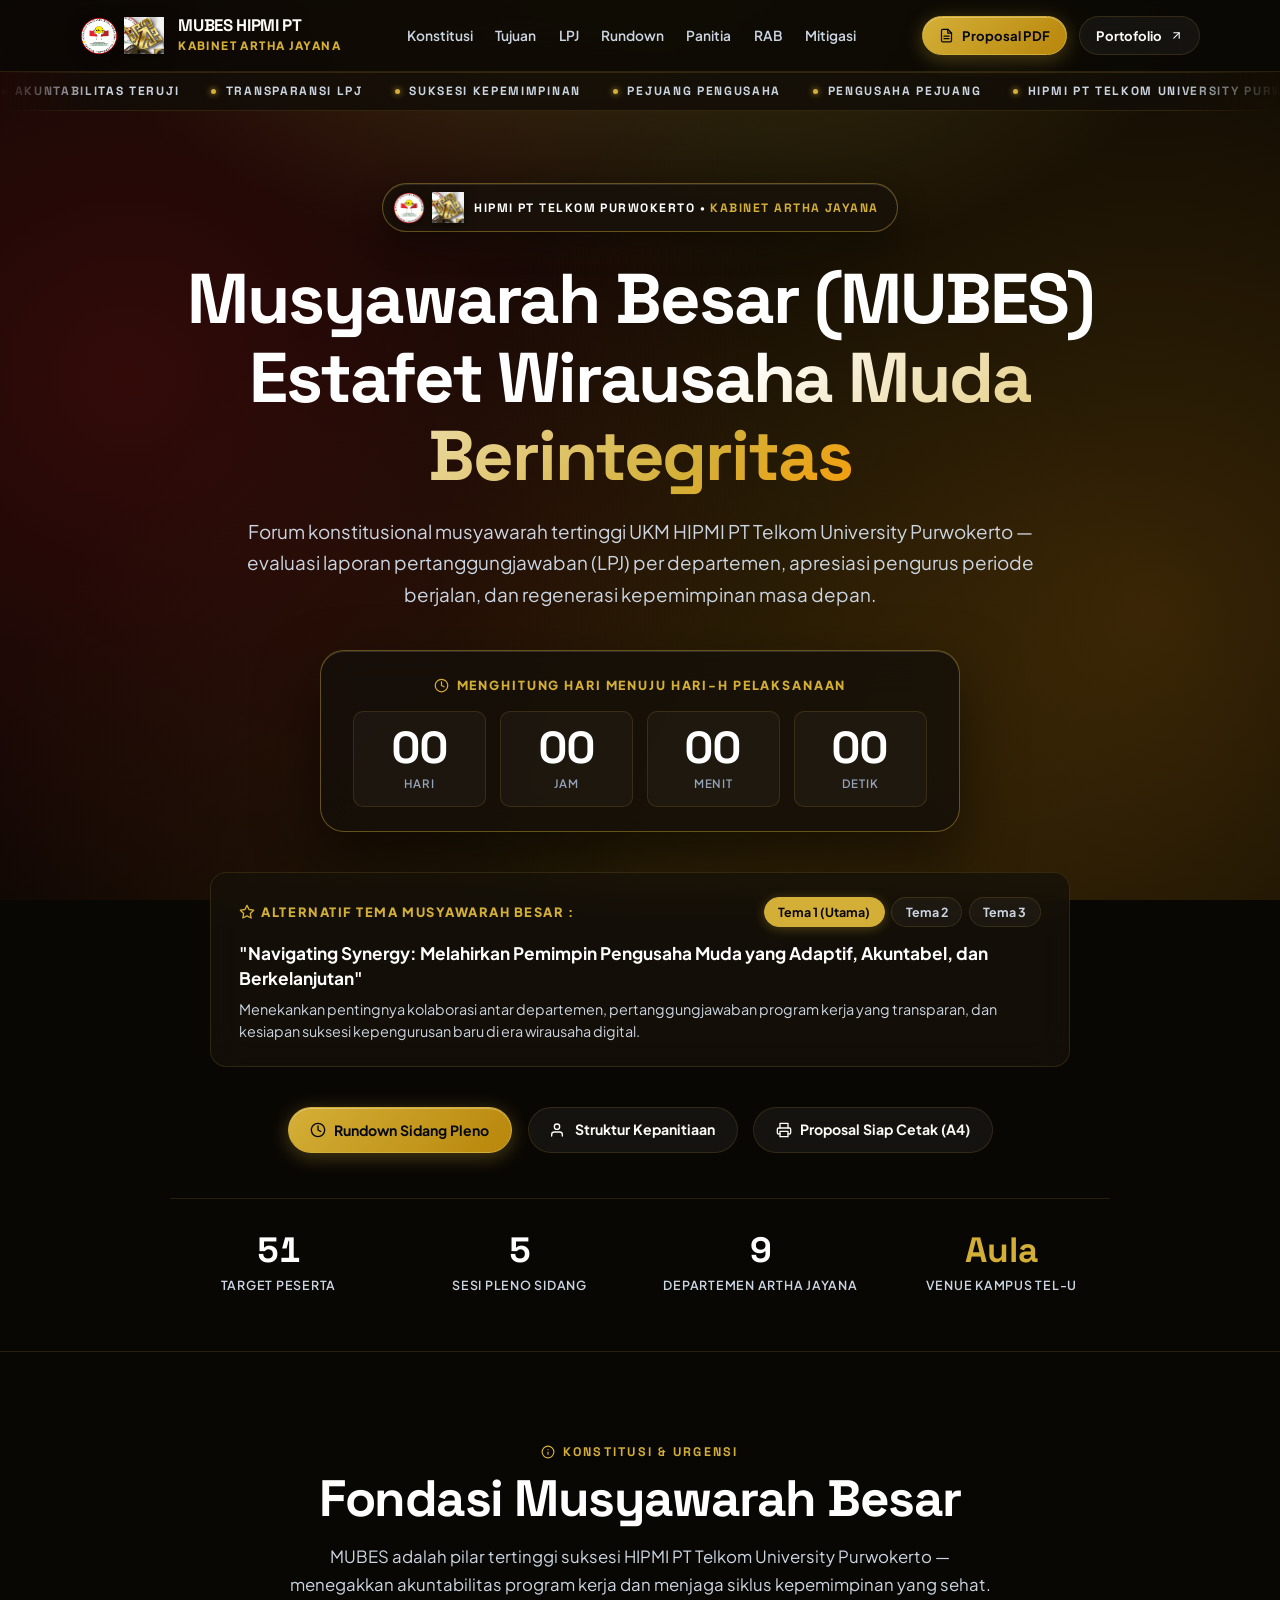
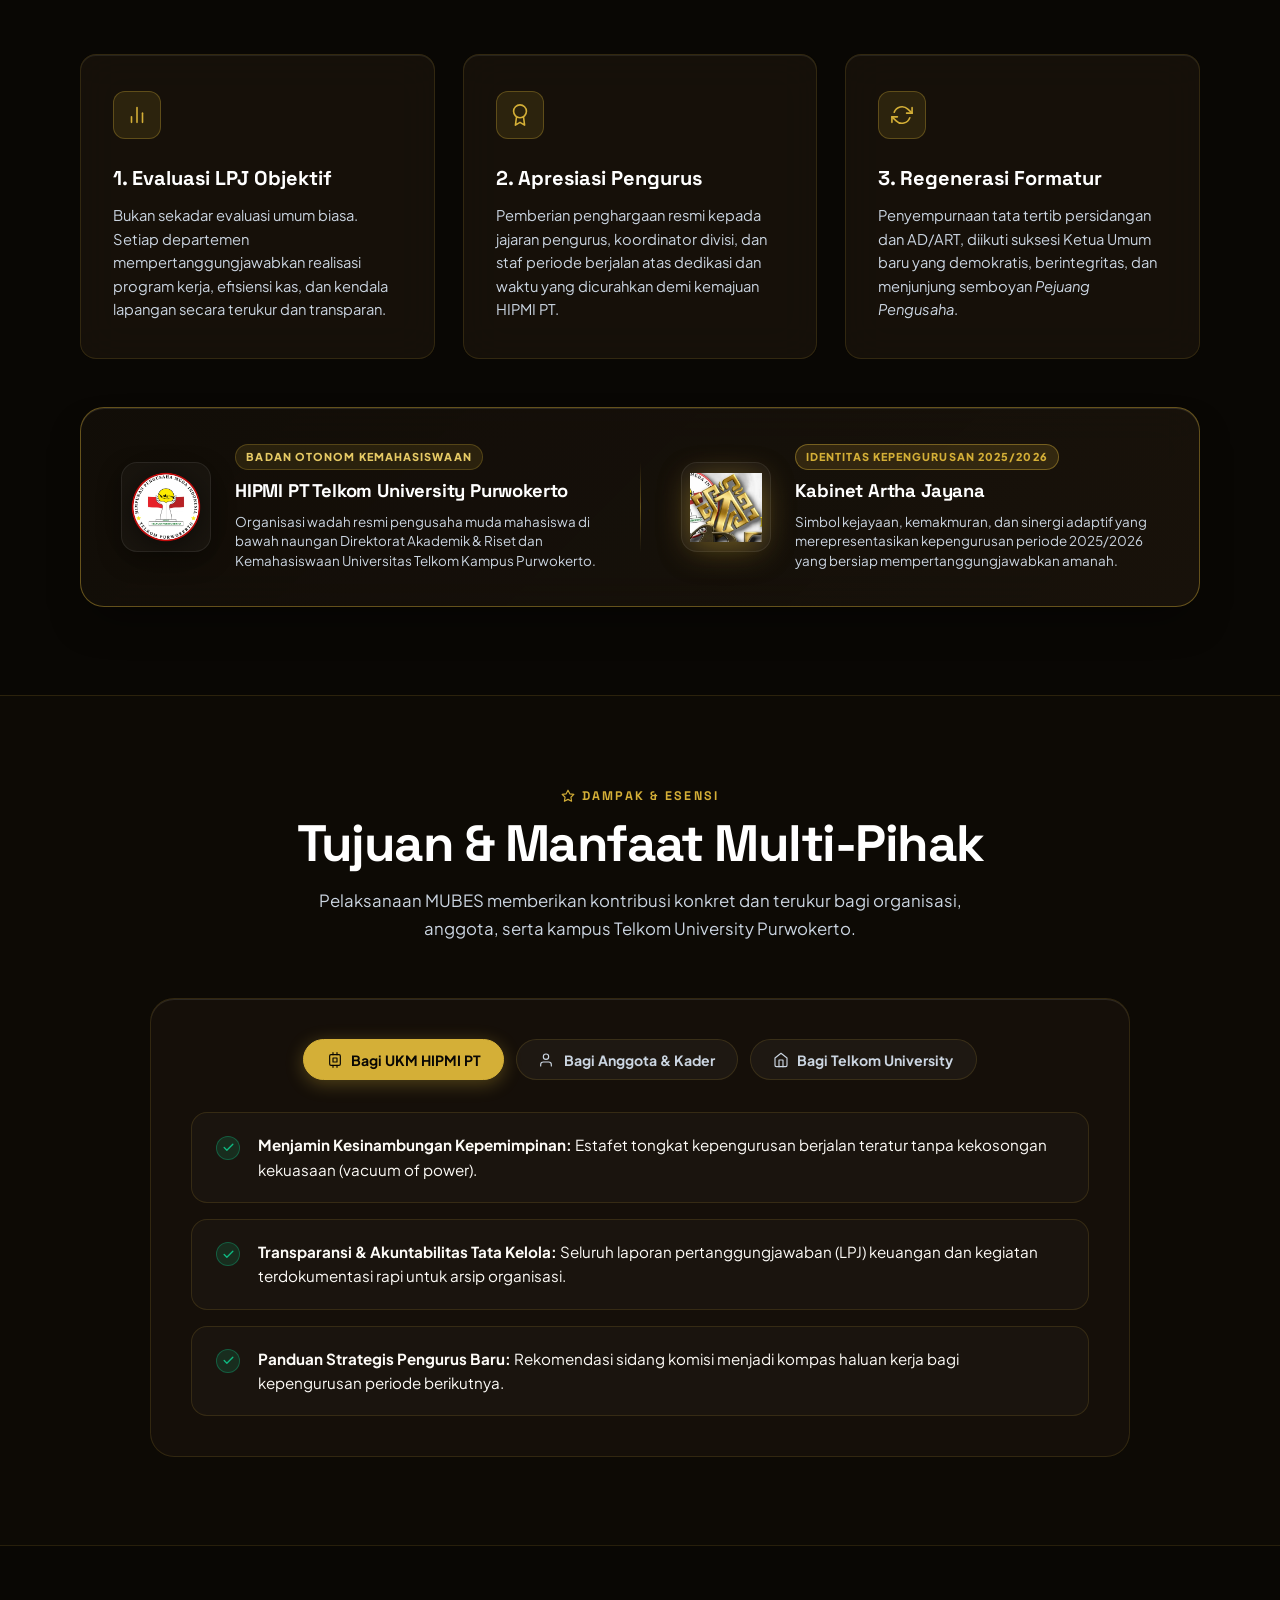
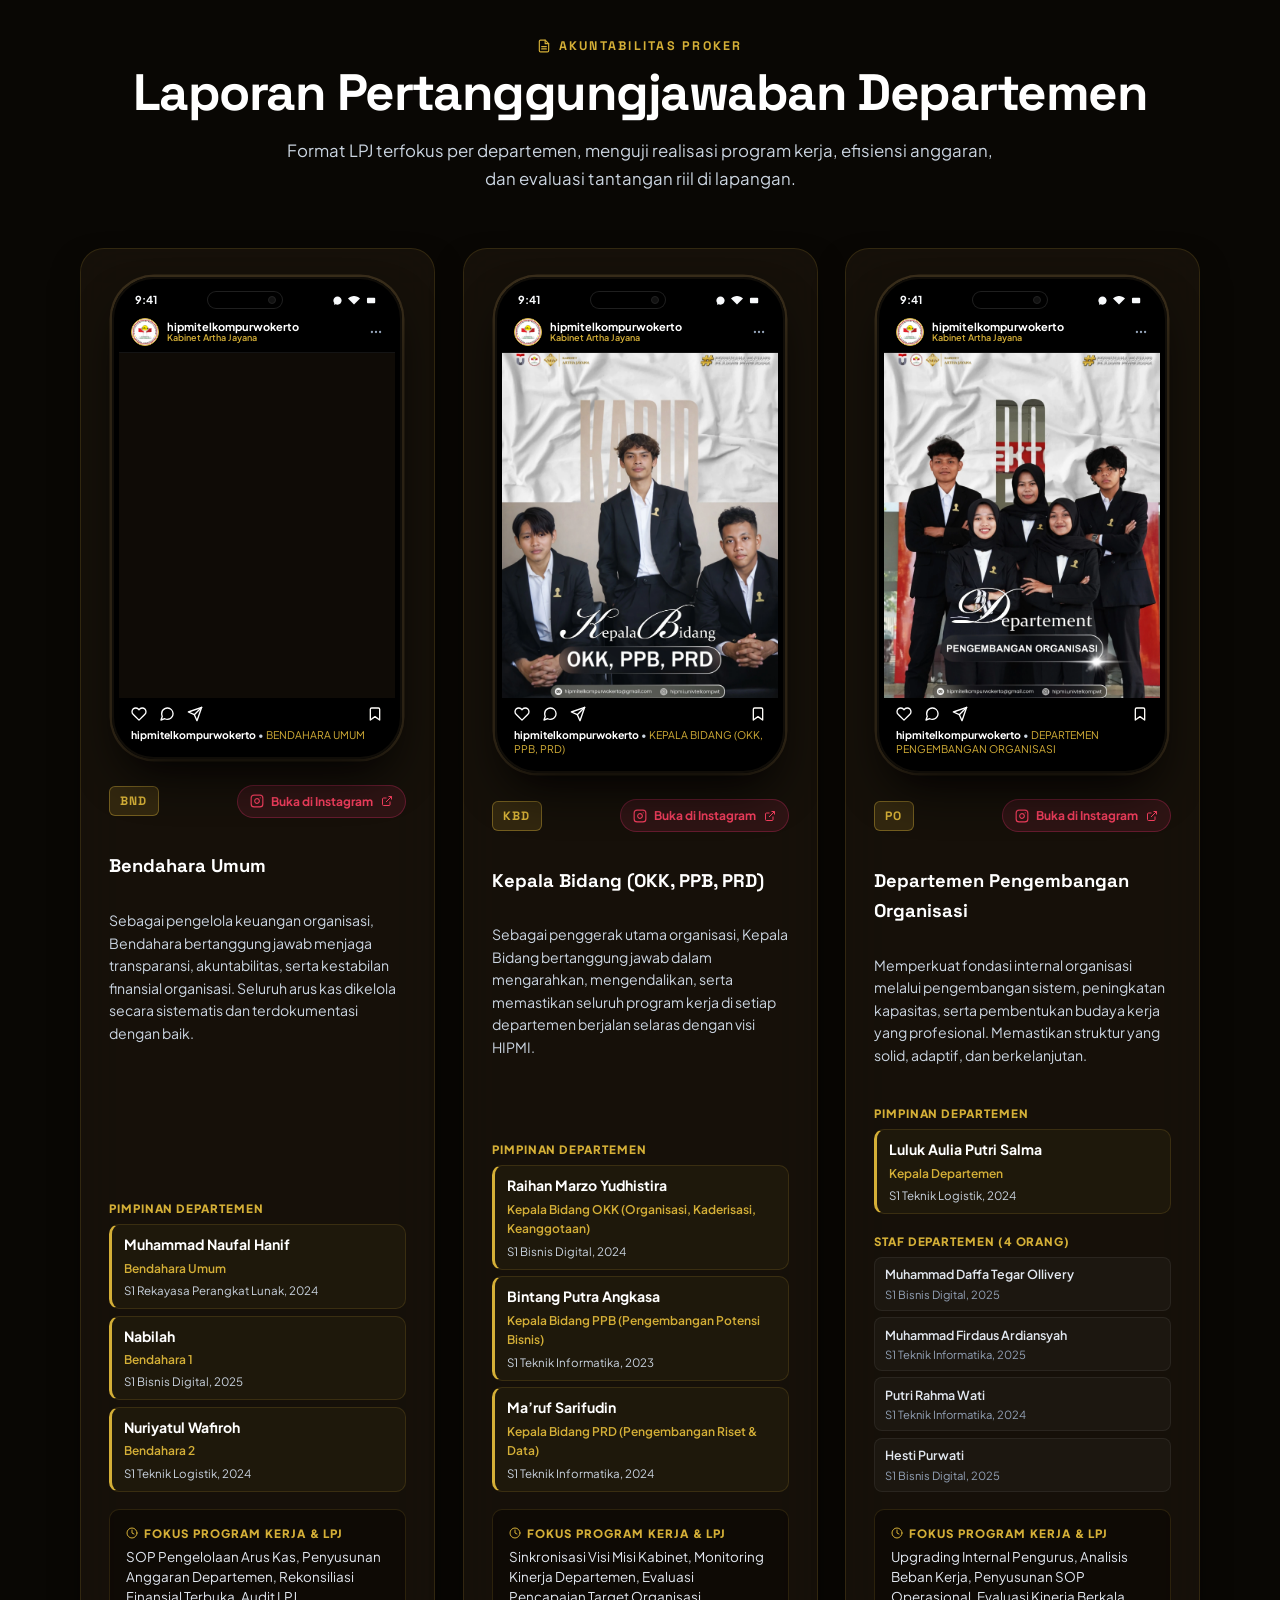
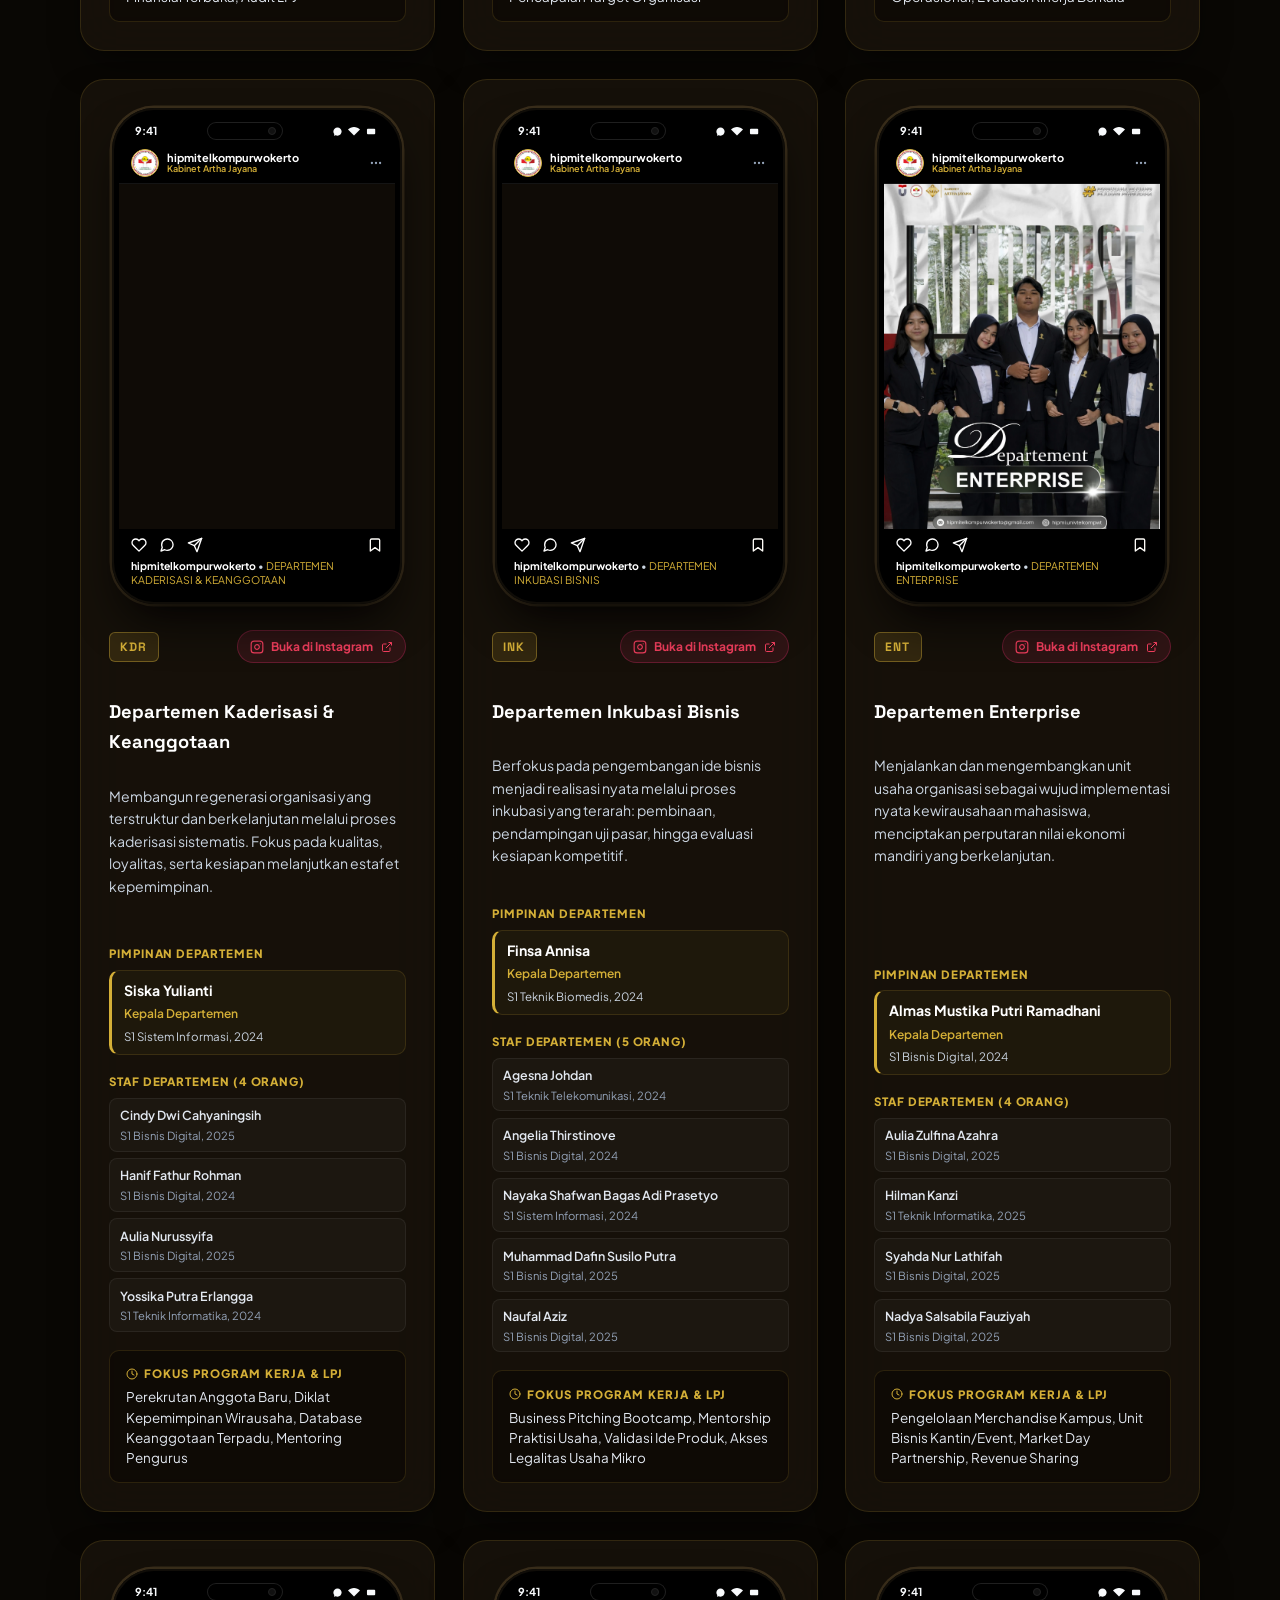
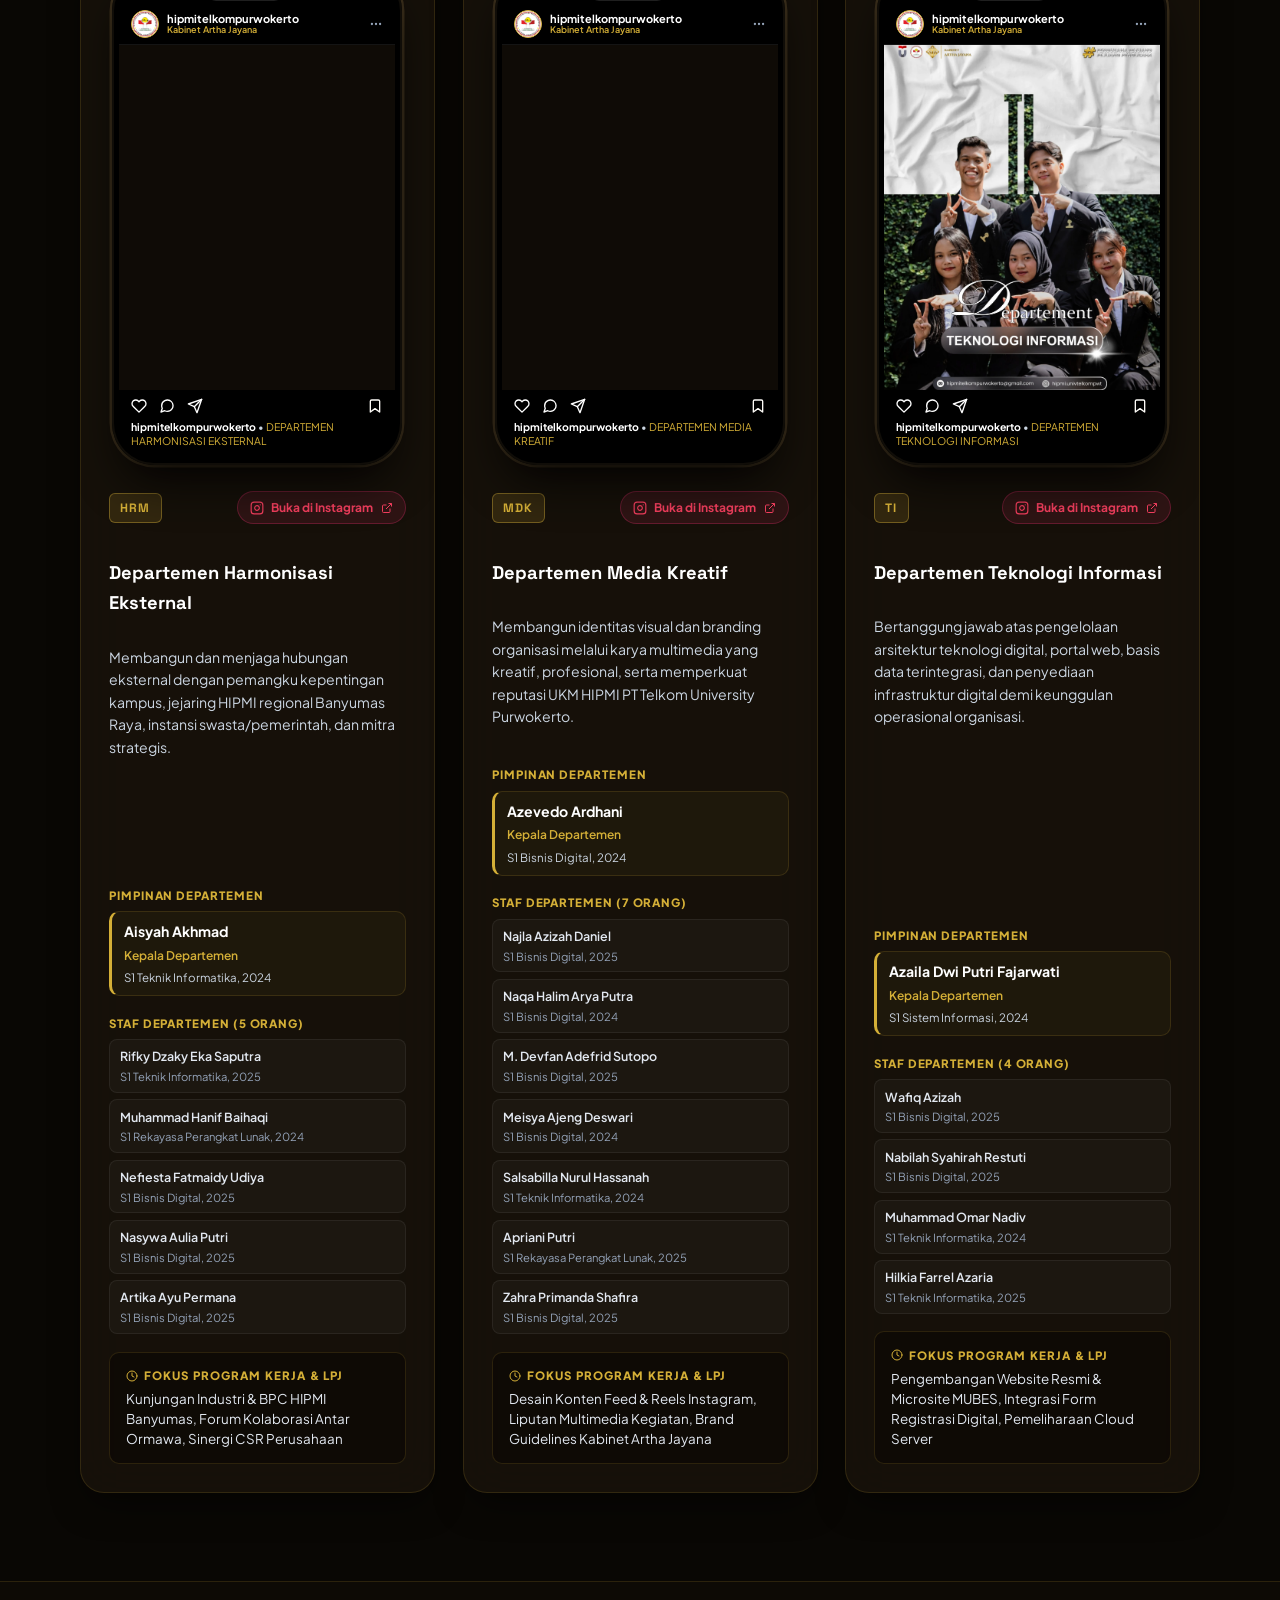
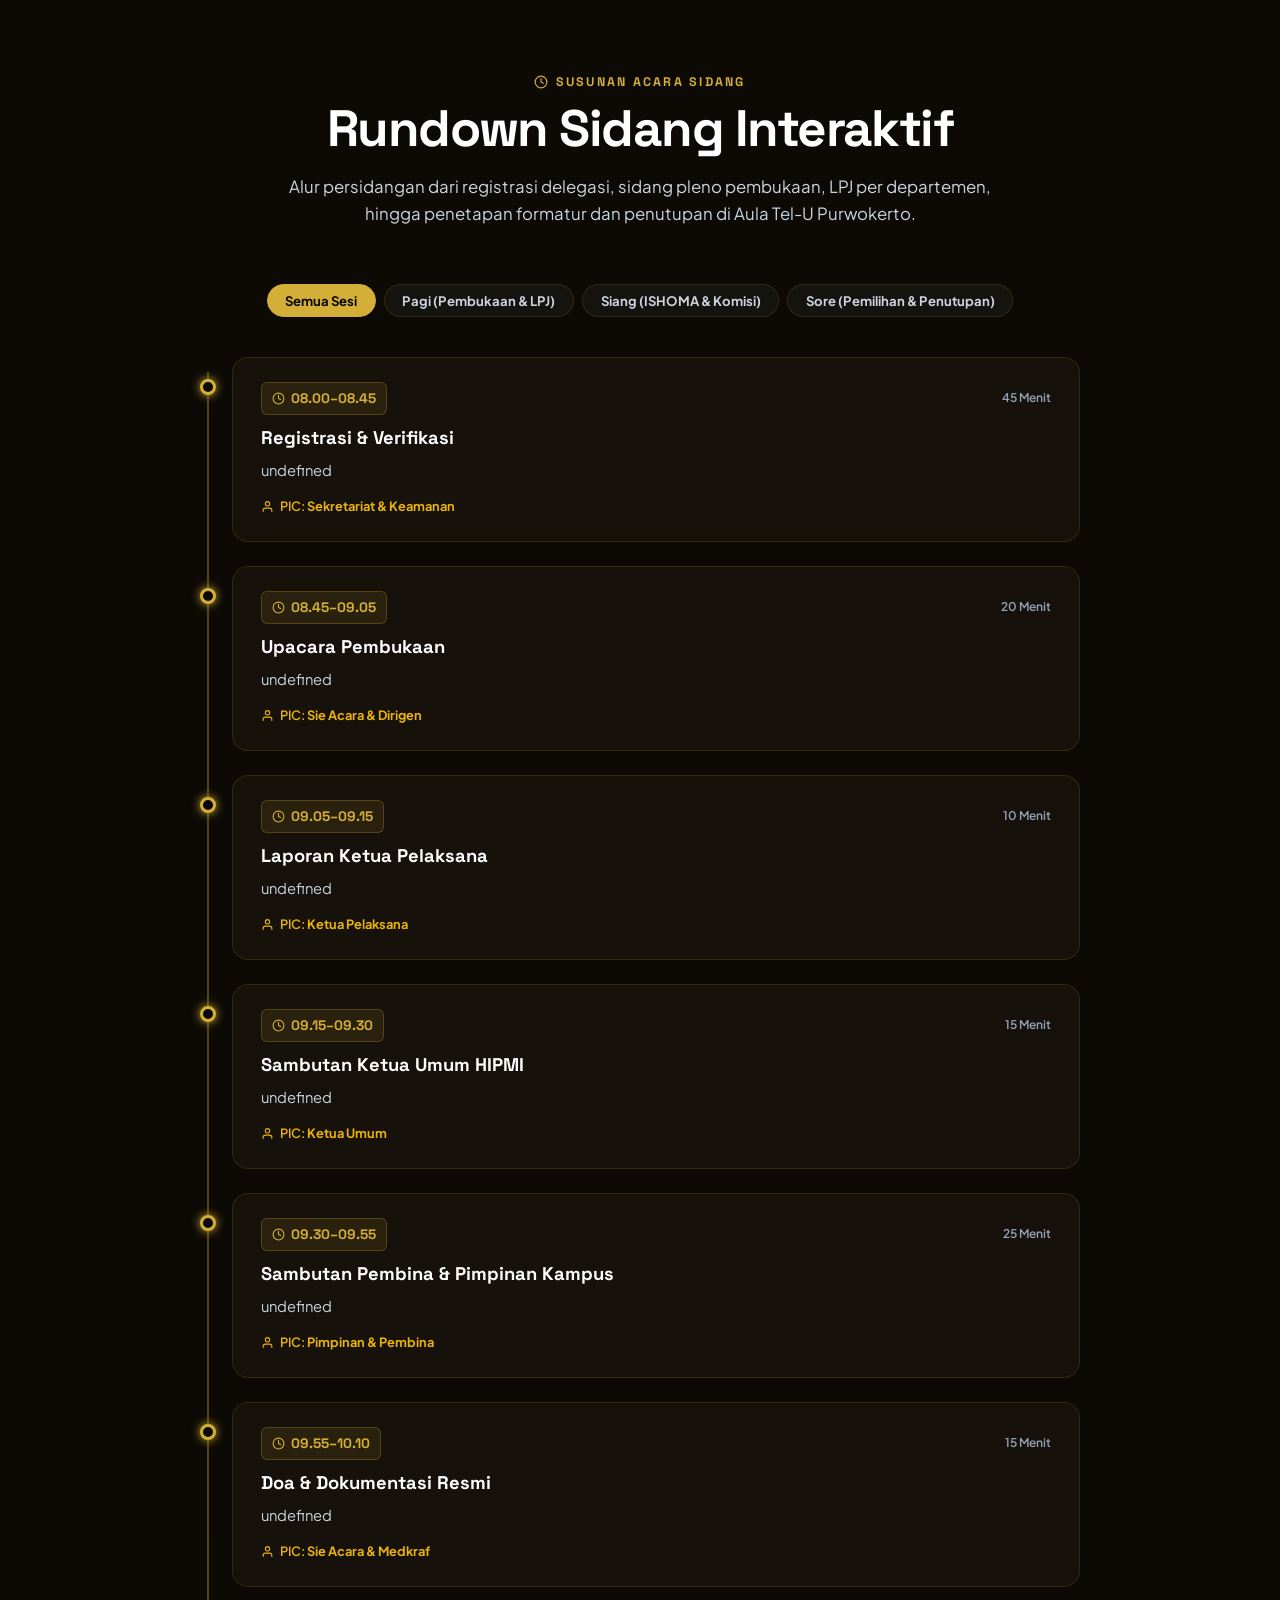
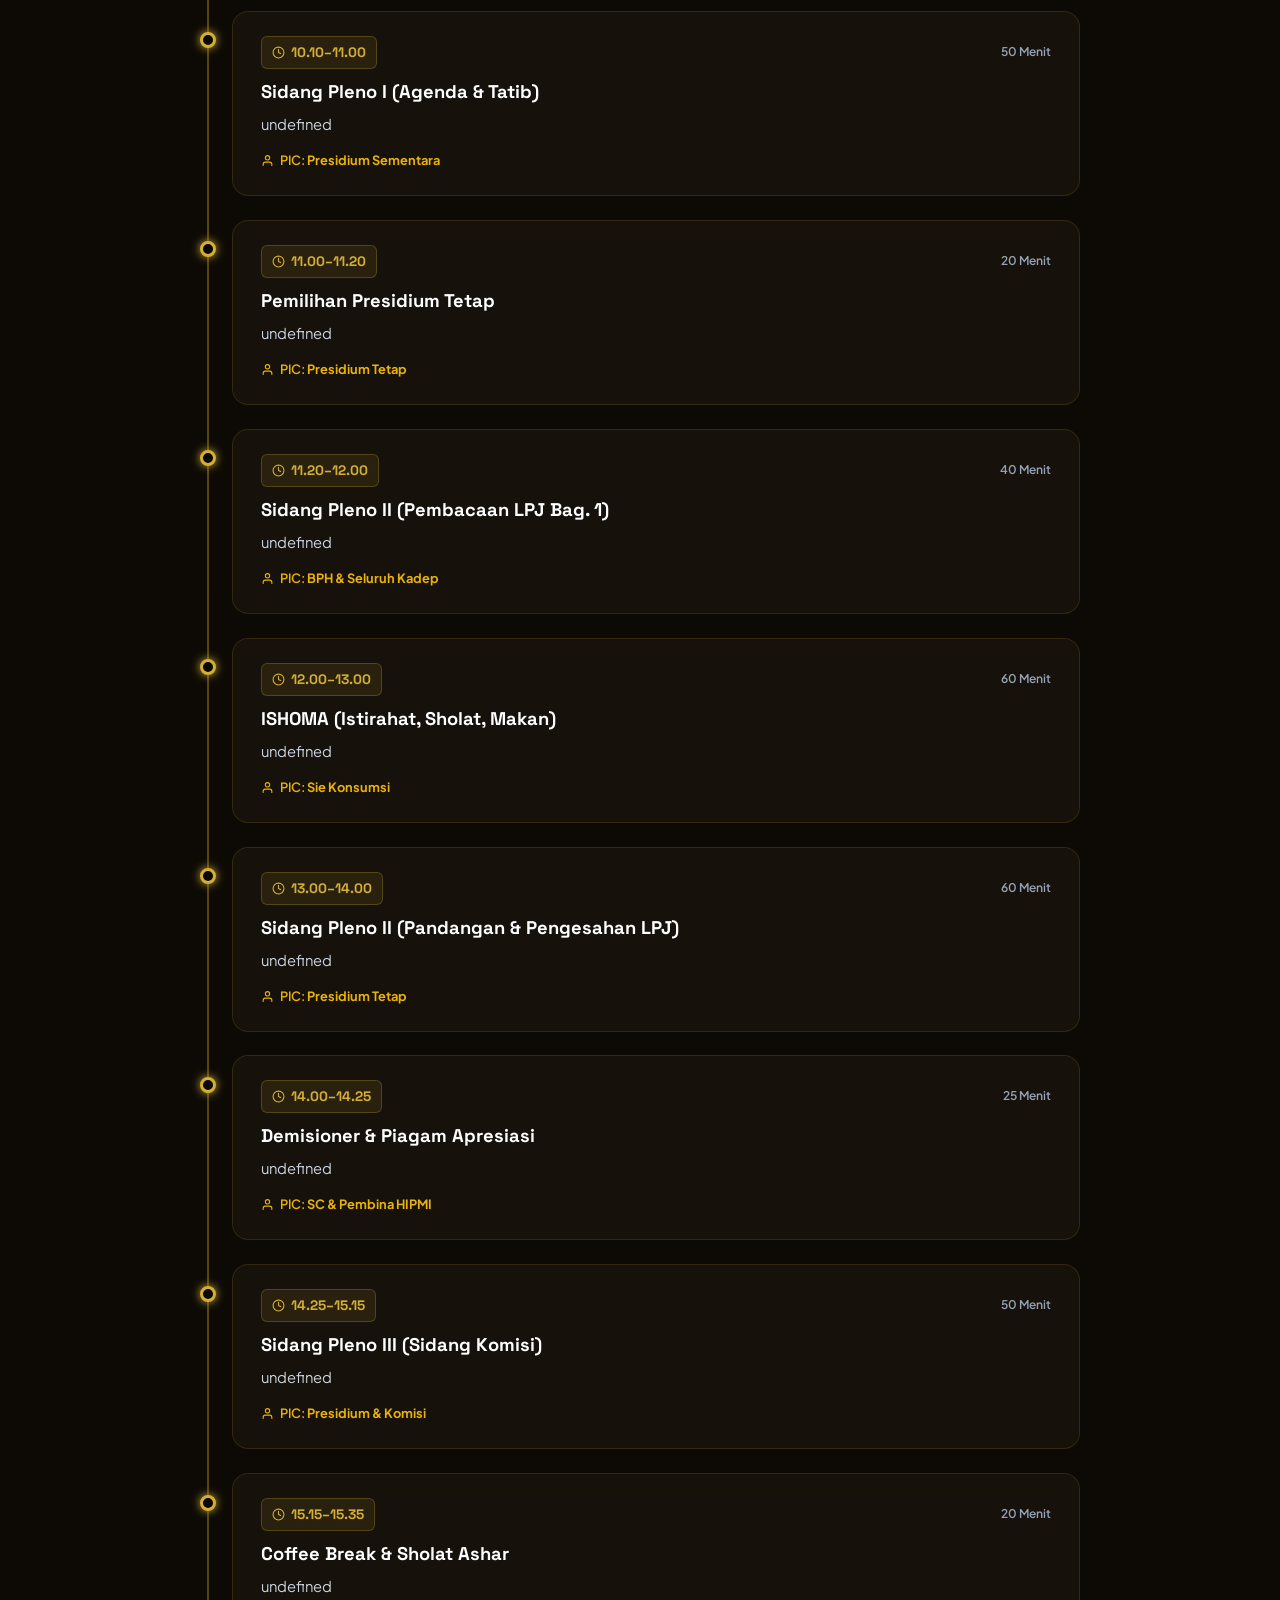
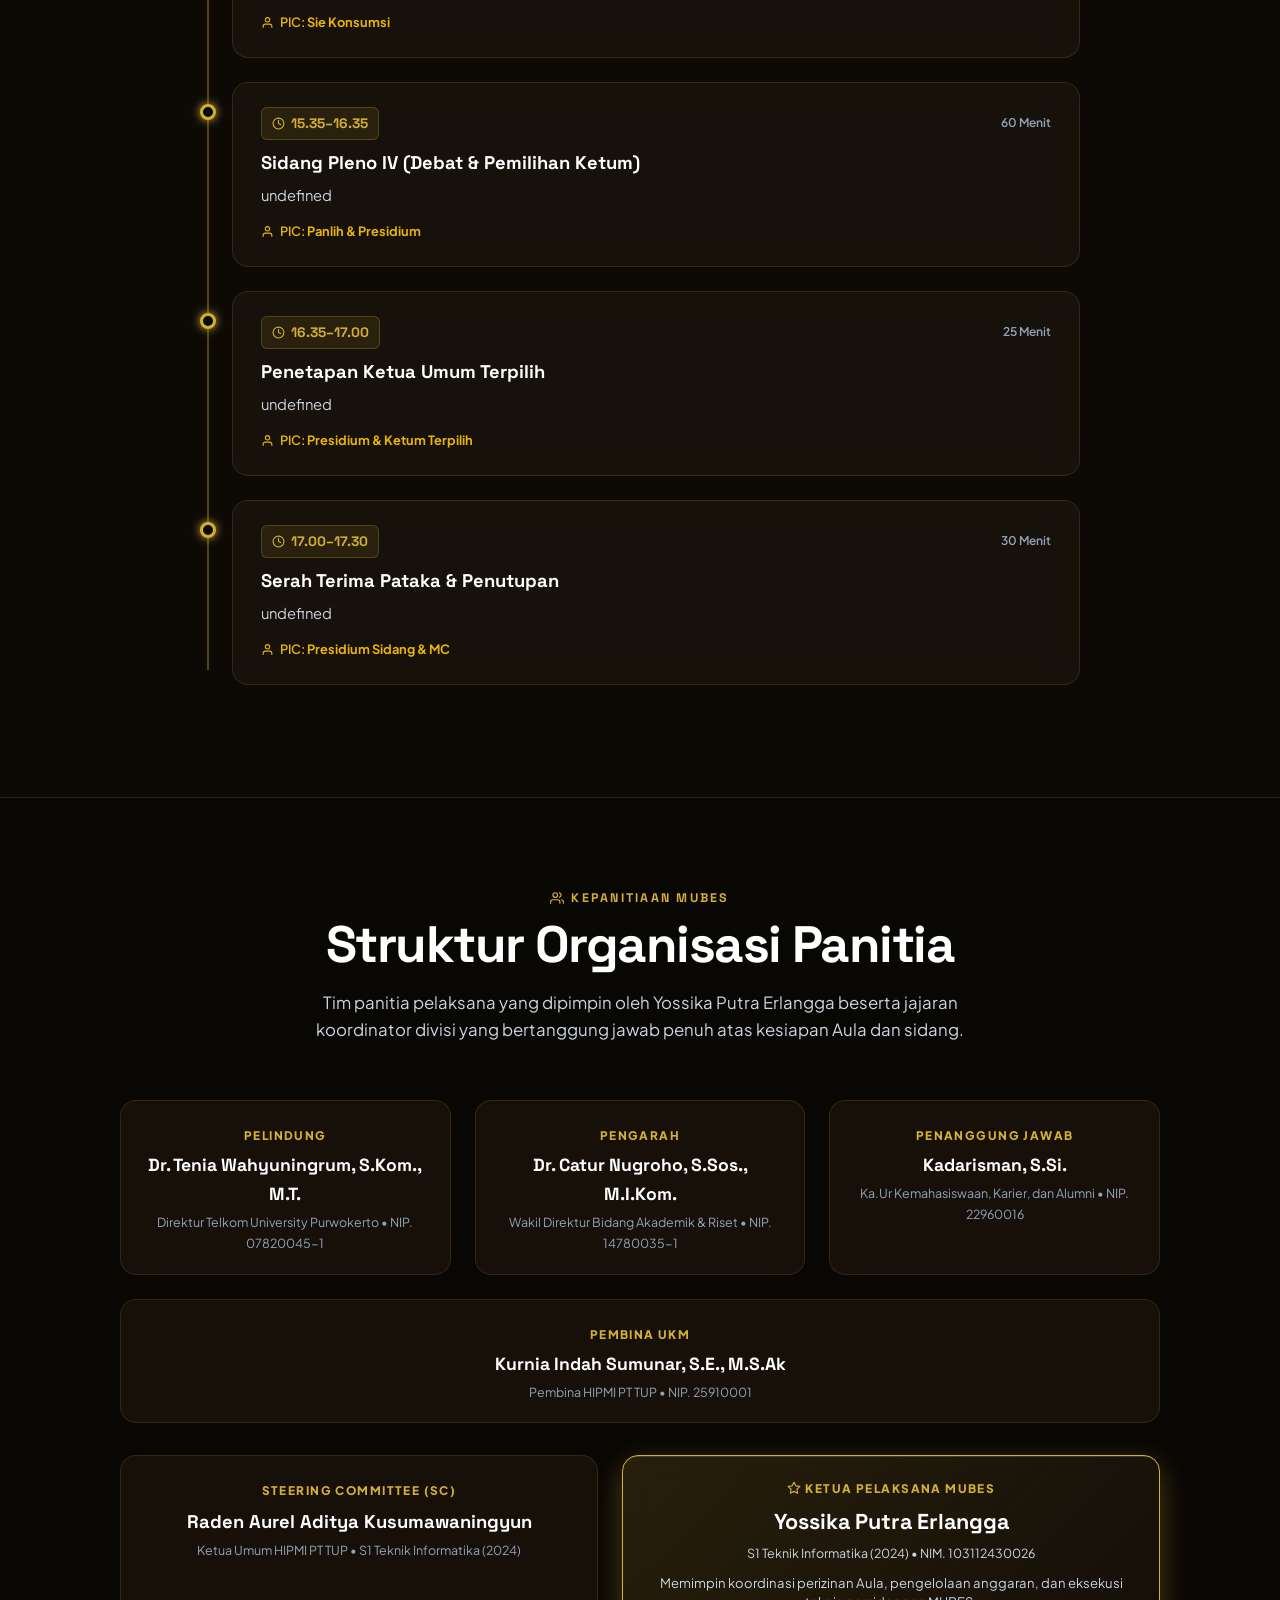
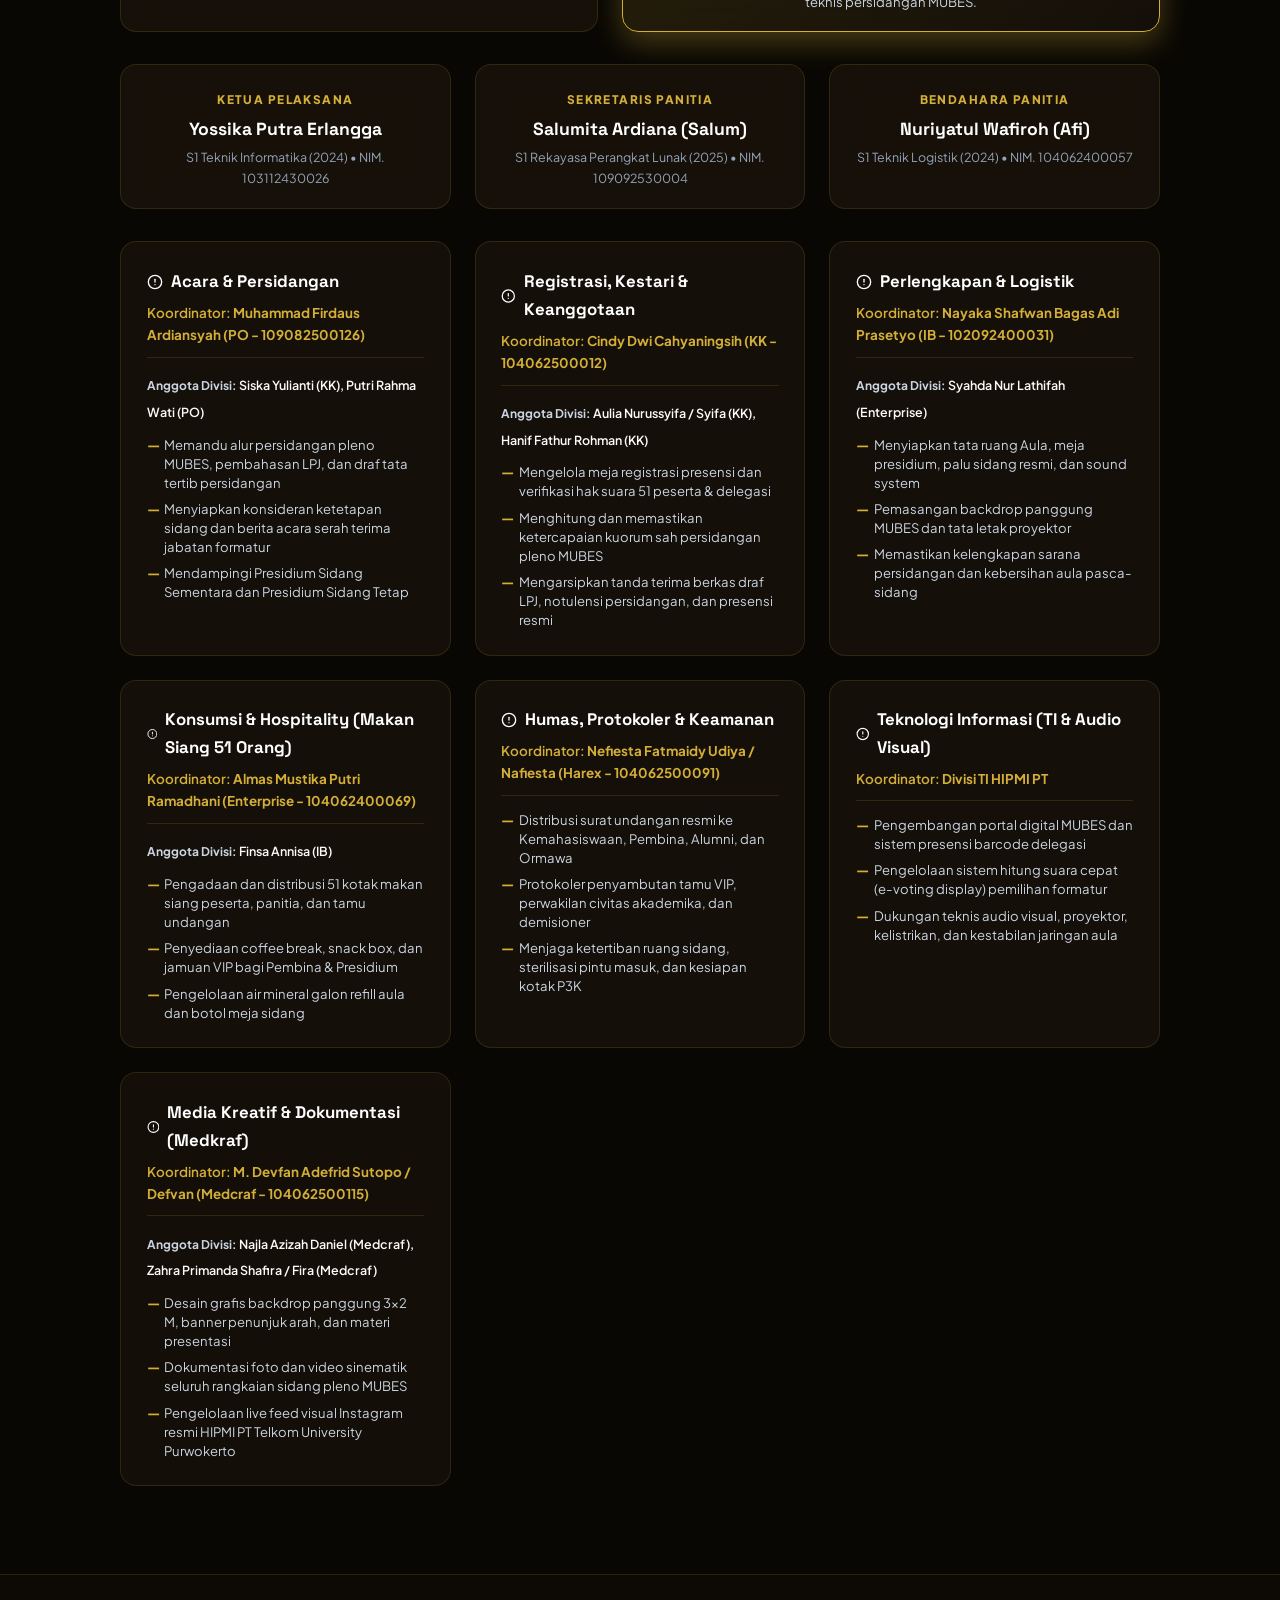
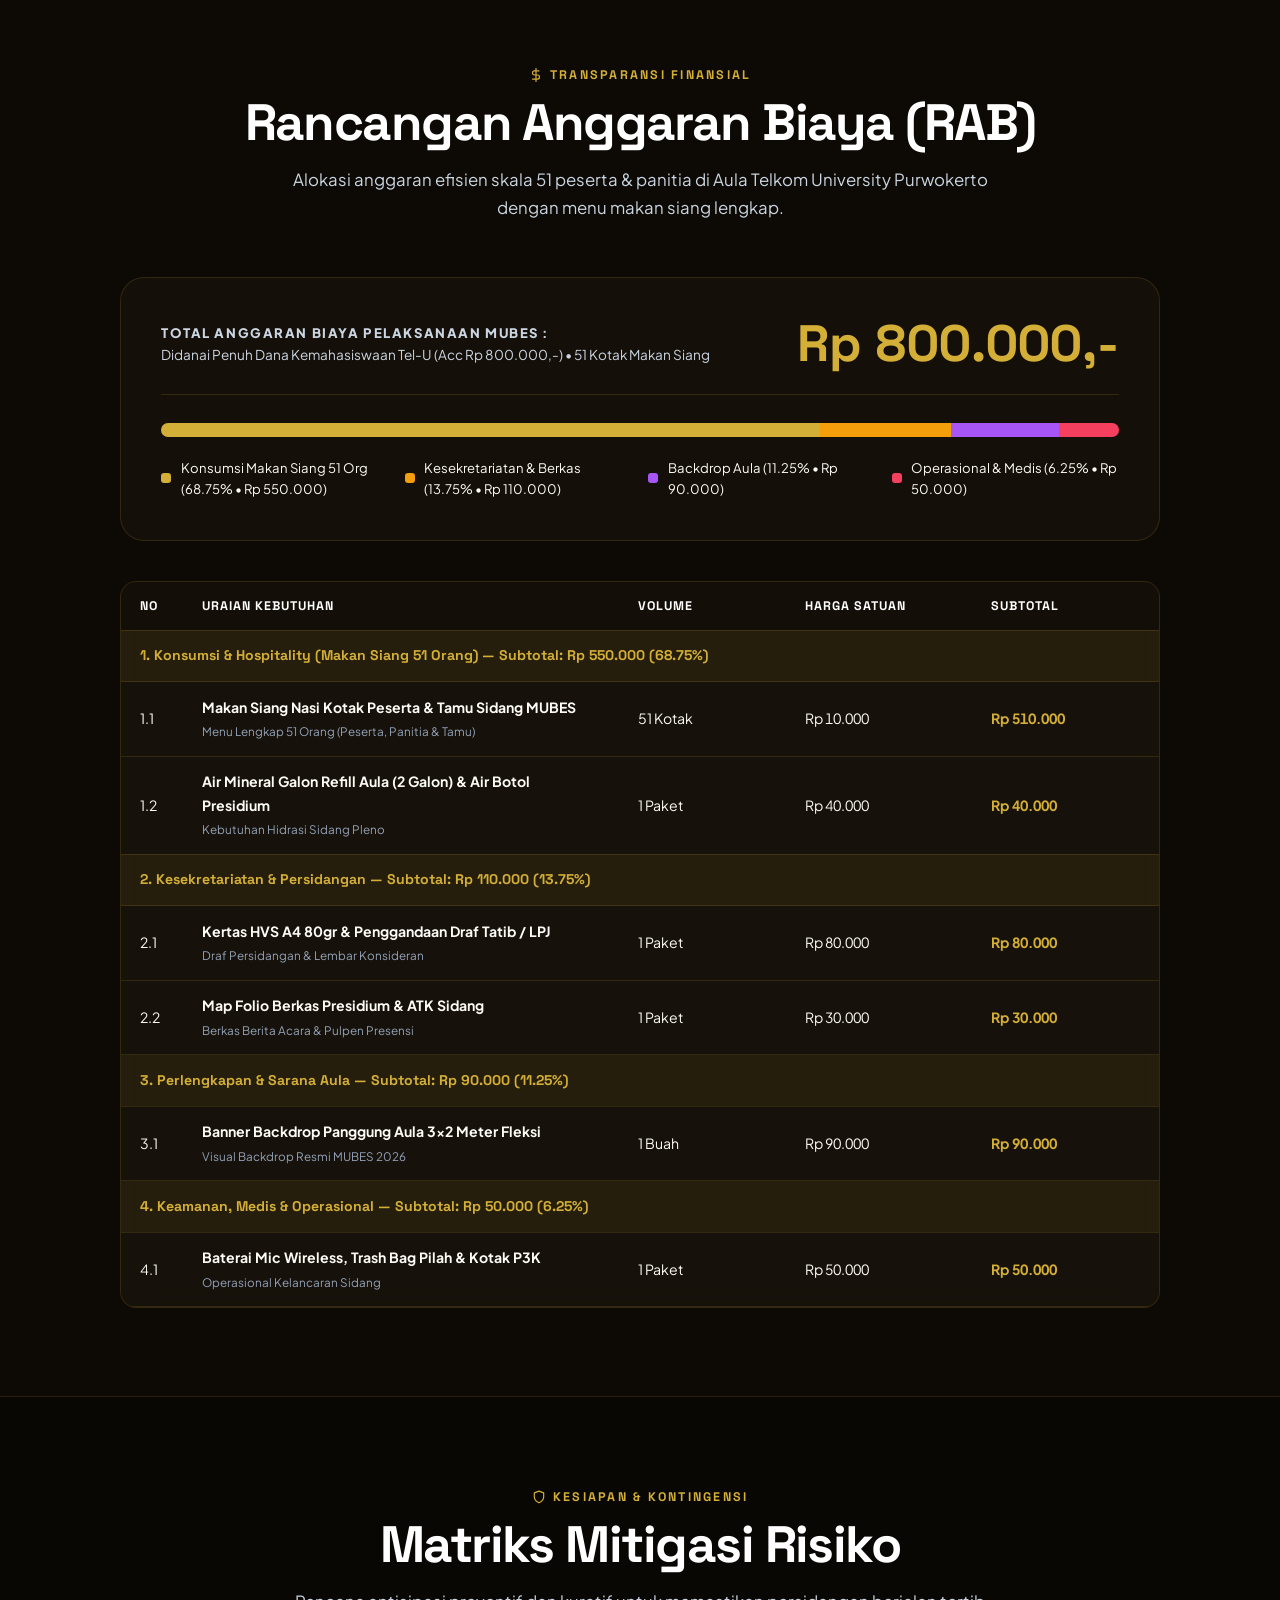
<file: mubes-hipmi.html>
<!DOCTYPE html>
<html lang="id" data-theme="dark">
<head>
  <meta charset="UTF-8">
  <meta name="viewport" content="width=device-width, initial-scale=1.0, viewport-fit=cover">
  <title>MUBES HIPMI PT Telkom University Purwokerto — Kabinet Artha Jayana</title>
  <meta name="description" content="Portal Resmi Persiapan Musyawarah Besar (MUBES) UKM HIPMI PT Telkom University Purwokerto — Kabinet Artha Jayana. Laporan Pertanggungjawaban (LPJ) per departemen, rundown sidang, bagan panitia, RAB, dan mitigasi risiko.">
  <meta name="keywords" content="MUBES HIPMI, HIPMI PT Telkom University Purwokerto, Kabinet Artha Jayana, Yossika Putra Erlangga, Musyawarah Besar, Wirausaha Mahasiswa">
  <meta name="author" content="Yossika Putra Erlangga (Ketua Panitia MUBES)">

  <!-- OpenGraph for Social / WhatsApp Sharing -->
  <meta property="og:type" content="website">
  <meta property="og:title" content="MUBES HIPMI PT Tel-U Purwokerto — Kabinet Artha Jayana">
  <meta property="og:description" content="Agenda Musyawarah Besar tahunan HIPMI PT Tel-U Purwokerto: Evaluasi LPJ departemen, apresiasi pengurus, dan suksesi kepemimpinan wirausaha muda.">
  <meta property="og:image" content="https://www.yossikaputra.my.id/assets/img/hipmi-artha-jayana-emblem.webp">
  <meta property="og:url" content="https://www.yossikaputra.my.id/mubes-hipmi.html">

  <link rel="icon" type="image/x-icon" href="/favicon.ico">
  
  <!-- Resource Hints & Google Fonts Optimization -->
  <link rel="preconnect" href="https://fonts.googleapis.com">
  <link rel="preconnect" href="https://fonts.gstatic.com" crossorigin>
  <link rel="preload" as="style" href="https://fonts.googleapis.com/css2?family=Plus+Jakarta+Sans:wght@400;500;600;700;800&family=Space+Grotesk:wght@600;700;800&display=swap">
  <link rel="stylesheet" href="https://fonts.googleapis.com/css2?family=Plus+Jakarta+Sans:wght@400;500;600;700;800&family=Space+Grotesk:wght@600;700;800&display=swap" media="print" onload="this.media='all'">
  <noscript><link rel="stylesheet" href="https://fonts.googleapis.com/css2?family=Plus+Jakarta+Sans:wght@400;500;600;700;800&family=Space+Grotesk:wght@600;700;800&display=swap"></noscript>
  <link rel="preload" as="image" href="assets/img/logo-hipmi-pt-telu-official.webp" type="image/webp">
  <link rel="preload" as="image" href="assets/img/logo-artha-jayana.webp" type="image/webp">

  <style>
    :root {
      --bg-base: #090704;
      --bg-elevated: #140f08;
      --bg-surface: rgba(24, 18, 11, 0.82);
      --glass-card: rgba(26, 20, 12, 0.78);
      --glass-card-hover: rgba(38, 29, 17, 0.92);
      --border-fine: rgba(212, 175, 55, 0.15);
      --border-accent: rgba(212, 175, 55, 0.42);
      --border-accent-strong: #d4af37;
      --text-main: #fdfbf7;
      --text-sub: #cbd5e1;
      --text-dim: #94a3b8;
      --gold: #d4af37;
      --gold-bright: #fbbf24;
      --gold-glow: rgba(212, 175, 55, 0.32);
      --crimson: #c51a1b;
      --crimson-glow: rgba(197, 26, 27, 0.28);
      --emerald: #10b981;
      --rose: #f43f5e;
      --sky: #eab308;
      --font-display: 'Space Grotesk', -apple-system, BlinkMacSystemFont, sans-serif;
      --font-body: 'Plus Jakarta Sans', -apple-system, BlinkMacSystemFont, sans-serif;
      --radius-sm: 10px;
      --radius-md: 16px;
      --radius-lg: 24px;
      --radius-full: 9999px;
      --transition: all 0.25s cubic-bezier(0.16, 1, 0.3, 1);
    }

    * {
      box-sizing: border-box;
      margin: 0;
      padding: 0;
    }

    html {
      scroll-behavior: smooth;
      font-size: 16px;
      -webkit-text-size-adjust: 100%;
      text-size-adjust: 100%;
      overflow-x: hidden;
      max-width: 100vw;
    }

    body {
      background-color: var(--bg-base);
      color: var(--text-main);
      font-family: var(--font-body);
      line-height: 1.65;
      overflow-x: hidden;
      max-width: 100vw;
      width: 100%;
      position: relative;
      -webkit-font-smoothing: antialiased;
      -moz-osx-font-smoothing: grayscale;
      padding-bottom: env(safe-area-inset-bottom, 0);
    }

    /* Ambient Lighting Mesh — HIPMI Executive Gold & Crimson Aura */
    .ambient-mesh {
      position: fixed;
      inset: 0;
      pointer-events: none;
      z-index: 0;
      background: 
        radial-gradient(ellipse 70% 55% at 50% -5%, rgba(212, 175, 55, 0.28) 0%, transparent 65%),
        radial-gradient(circle at 10% 42%, rgba(197, 26, 27, 0.22) 0%, transparent 52%),
        radial-gradient(circle at 90% 68%, rgba(245, 158, 11, 0.20) 0%, transparent 55%),
        radial-gradient(circle at 50% 100%, rgba(184, 134, 11, 0.14) 0%, transparent 60%);
    }

    .container {
      width: 100%;
      max-width: 1200px;
      padding-inline: clamp(1rem, 4vw, 2.5rem);
      margin-inline: auto;
      position: relative;
      z-index: 1;
      box-sizing: border-box;
    }

    /* Tabular figures for precise numeric alignment */
    .tabular {
      font-variant-numeric: tabular-nums;
      font-feature-settings: "tnum";
    }

    /* ════ APPLE LIQUID GLASS HEADER ════ */
    .apple-nav {
      position: sticky;
      top: 0;
      z-index: 100;
      background: rgba(10, 8, 5, 0.88);
      backdrop-filter: blur(24px) saturate(190%);
      -webkit-backdrop-filter: blur(24px) saturate(190%);
      border-bottom: 1px solid var(--border-fine);
      height: 72px;
      display: flex;
      align-items: center;
      transition: var(--transition);
    }
    .nav-content {
      display: flex;
      align-items: center;
      justify-content: space-between;
      width: 100%;
    }
    .nav-brand-group {
      display: flex;
      align-items: center;
      gap: 0.9rem;
      text-decoration: none;
      color: var(--text-main);
    }
    .brand-emblems {
      display: flex;
      align-items: center;
      gap: 0.4rem;
    }
    .brand-logo-img {
      height: 38px;
      width: auto;
      object-fit: contain;
      filter: drop-shadow(0 2px 8px rgba(0,0,0,0.4));
    }
    .brand-text-col {
      display: flex;
      flex-direction: column;
    }
    .brand-title {
      font-family: var(--font-display);
      font-weight: 800;
      font-size: 1.05rem;
      letter-spacing: -0.02em;
      line-height: 1.15;
    }
    .brand-kabinet {
      font-size: 0.72rem;
      color: var(--gold);
      font-weight: 800;
      text-transform: uppercase;
      letter-spacing: 0.12em;
    }

    .nav-links-wrap {
      display: flex;
      align-items: center;
      gap: 1.4rem;
      list-style: none;
    }
    .nav-a {
      color: var(--text-sub);
      text-decoration: none;
      font-size: 0.86rem;
      font-weight: 600;
      transition: var(--transition);
      display: inline-flex;
      align-items: center;
      gap: 0.35rem;
    }
    .nav-a:hover {
      color: var(--gold);
    }
    .nav-actions {
      display: flex;
      align-items: center;
      gap: 0.75rem;
    }

    /* Buttons with Apple Tactile Feedback */
    .btn {
      display: inline-flex;
      align-items: center;
      justify-content: center;
      gap: 0.5rem;
      padding: 0.65rem 1.35rem;
      border-radius: var(--radius-full);
      font-size: 0.88rem;
      font-weight: 700;
      text-decoration: none;
      transition: var(--transition);
      cursor: pointer;
      border: 1px solid transparent;
      white-space: nowrap;
      font-family: var(--font-body);
    }
    .btn:active {
      transform: scale(0.97);
    }
    .btn-gold {
      background: linear-gradient(135deg, #d4af37, #b8860b);
      color: #050811;
      box-shadow: 0 4px 20px var(--gold-glow), inset 0 1px 0 rgba(255,255,255,0.3);
      border-color: #d4af37;
    }
    .btn-gold:hover {
      background: linear-gradient(135deg, #f59e0b, #d4af37);
      transform: translateY(-2px);
      box-shadow: 0 6px 26px rgba(212, 175, 55, 0.45);
      color: #000;
    }
    .btn-glass {
      background: rgba(255, 255, 255, 0.05);
      backdrop-filter: blur(12px);
      -webkit-backdrop-filter: blur(12px);
      border: 1px solid var(--border-fine);
      color: var(--text-main);
    }
    .btn-glass:hover {
      background: rgba(255, 255, 255, 0.1);
      border-color: var(--border-accent);
      color: #fff;
      transform: translateY(-2px);
    }
    .btn-sm {
      padding: 0.45rem 1rem;
      font-size: 0.82rem;
    }

    /* ════ EXECUTIVE MARQUEE TICKER ════ */
    .marquee-container {
      width: 100%;
      overflow: hidden;
      background: rgba(18, 14, 8, 0.85);
      border-top: 1px solid var(--border-fine);
      border-bottom: 1px solid var(--border-fine);
      padding: 0.55rem 0;
      user-select: none;
      -webkit-mask-image: linear-gradient(to right, transparent 0%, black 8%, black 92%, transparent 100%);
      mask-image: linear-gradient(to right, transparent 0%, black 8%, black 92%, transparent 100%);
    }
    .marquee-track {
      display: flex;
      width: max-content;
      animation: marquee-slide 34s linear infinite;
      gap: 2rem;
    }
    .marquee-item {
      display: inline-flex;
      align-items: center;
      gap: 0.6rem;
      font-family: var(--font-display);
      font-size: 0.75rem;
      font-weight: 700;
      letter-spacing: 0.14em;
      text-transform: uppercase;
      color: var(--text-sub);
    }
    .marquee-dot {
      width: 5px;
      height: 5px;
      border-radius: 50%;
      background: var(--gold);
      box-shadow: 0 0 6px var(--gold);
    }
    @keyframes marquee-slide {
      0% { transform: translate3d(0, 0, 0); }
      100% { transform: translate3d(-50%, 0, 0); }
    }

    /* ════ HERO SECTION ════ */
    .hero {
      padding: 4.5rem 0 3.5rem;
      text-align: center;
      position: relative;
    }

    /* Dual Emblem Floating Badge */
    .dual-emblem-badge {
      display: inline-flex;
      align-items: center;
      justify-content: center;
      gap: 0.65rem;
      max-width: 100%;
      background: rgba(24, 18, 10, 0.82);
      border: 1px solid var(--border-accent);
      padding: 0.45rem 1.15rem 0.45rem 0.65rem;
      border-radius: var(--radius-full);
      box-shadow: 0 10px 30px rgba(0, 0, 0, 0.4), inset 0 1px 0 rgba(255, 255, 255, 0.1);
      margin-bottom: 1.75rem;
      backdrop-filter: blur(16px);
      -webkit-backdrop-filter: blur(16px);
      flex-wrap: wrap;
    }
    .emblem-pair {
      display: flex;
      align-items: center;
      gap: 0.4rem;
    }
    .emblem-icon {
      height: 32px;
      width: 32px;
      object-fit: contain;
      filter: drop-shadow(0 2px 6px rgba(0,0,0,0.5));
    }
    .emblem-label {
      font-family: var(--font-display);
      font-size: 0.76rem;
      font-weight: 800;
      letter-spacing: 0.12em;
      text-transform: uppercase;
      color: #fff;
    }
    .emblem-label span {
      color: var(--gold);
    }

    .hero-title {
      font-family: var(--font-display);
      font-size: clamp(1.85rem, 6vw, 4.4rem);
      font-weight: 800;
      line-height: 1.12;
      letter-spacing: -0.03em;
      color: #fff;
      margin-bottom: 1.25rem;
      max-width: 1040px;
      margin-inline: auto;
      overflow-wrap: break-word;
      word-wrap: break-word;
    }
    .hero-title span {
      background: linear-gradient(135deg, #ffffff 40%, var(--gold) 85%, #f59e0b 100%);
      -webkit-background-clip: text;
      -webkit-text-fill-color: transparent;
    }

    .hero-desc {
      font-size: clamp(1rem, 2vw, 1.18rem);
      color: var(--text-sub);
      max-width: 820px;
      margin: 0 auto 2.5rem;
      line-height: 1.65;
    }

    /* Live Countdown Widget — Apple Dynamic Island Style */
    .countdown-widget {
      background: rgba(20, 15, 9, 0.82);
      border: 1px solid var(--border-accent);
      border-radius: var(--radius-lg);
      padding: 1.5rem 2rem;
      max-width: 640px;
      margin: 0 auto 2.5rem;
      backdrop-filter: blur(20px);
      -webkit-backdrop-filter: blur(20px);
      box-shadow: 0 25px 60px rgba(0, 0, 0, 0.5), inset 0 1px 0 rgba(255, 255, 255, 0.12);
    }
    .countdown-top-lbl {
      display: flex;
      align-items: center;
      justify-content: center;
      gap: 0.5rem;
      font-size: 0.78rem;
      font-weight: 800;
      letter-spacing: 0.15em;
      text-transform: uppercase;
      color: var(--gold);
      margin-bottom: 1rem;
    }
    .countdown-grid {
      display: grid;
      grid-template-columns: repeat(4, 1fr);
      gap: 0.85rem;
    }
    .countdown-slot {
      background: rgba(255, 255, 255, 0.03);
      border: 1px solid var(--border-fine);
      border-radius: var(--radius-sm);
      padding: 0.85rem 0.5rem;
    }
    .slot-num {
      font-family: var(--font-display);
      font-size: clamp(1.8rem, 4vw, 2.8rem);
      font-weight: 800;
      color: #fff;
      line-height: 1;
      margin-bottom: 0.2rem;
    }
    .slot-name {
      font-size: 0.72rem;
      font-weight: 600;
      color: var(--text-dim);
      text-transform: uppercase;
      letter-spacing: 0.08em;
    }

    /* Interactive Theme Previewer */
    .theme-preview-card {
      background: rgba(22, 17, 10, 0.78);
      border: 1px solid var(--border-fine);
      border-radius: var(--radius-md);
      padding: 1.5rem 1.75rem;
      max-width: 860px;
      margin: 0 auto 2.5rem;
      text-align: left;
      backdrop-filter: blur(16px);
      -webkit-backdrop-filter: blur(16px);
    }
    .theme-nav-bar {
      display: flex;
      align-items: center;
      justify-content: space-between;
      gap: 1rem;
      flex-wrap: wrap;
      margin-bottom: 0.9rem;
    }
    .theme-nav-title {
      font-size: 0.8rem;
      font-weight: 800;
      text-transform: uppercase;
      letter-spacing: 0.12em;
      color: var(--gold);
      display: inline-flex;
      align-items: center;
      gap: 0.4rem;
    }
    .theme-tab-pills {
      display: flex;
      gap: 0.4rem;
      flex-wrap: wrap;
    }
    .theme-pill-btn {
      padding: 0.35rem 0.85rem;
      border-radius: var(--radius-full);
      background: rgba(255, 255, 255, 0.04);
      border: 1px solid var(--border-fine);
      color: var(--text-sub);
      font-size: 0.78rem;
      font-weight: 700;
      cursor: pointer;
      transition: var(--transition);
      font-family: var(--font-body);
    }
    .theme-pill-btn:hover {
      color: #fff;
      background: rgba(255, 255, 255, 0.1);
    }
    .theme-pill-btn.active {
      background: var(--gold);
      color: #090704;
      border-color: var(--gold);
      box-shadow: 0 2px 12px var(--gold-glow);
    }
    .theme-active-title {
      font-size: 1.08rem;
      font-weight: 700;
      color: #fff;
      line-height: 1.45;
      margin-bottom: 0.4rem;
    }
    .theme-active-desc {
      font-size: 0.9rem;
      color: var(--text-sub);
      line-height: 1.55;
    }

    /* Hero Key Stats */
    .hero-stats-grid {
      display: grid;
      grid-template-columns: repeat(4, 1fr);
      gap: 1.5rem;
      max-width: 940px;
      margin: 0 auto;
      padding-top: 2rem;
      border-top: 1px solid var(--border-fine);
    }
    .stat-box {
      text-align: center;
    }
    .stat-val-text {
      font-family: var(--font-display);
      font-size: 2.2rem;
      font-weight: 800;
      color: #fff;
      line-height: 1.1;
    }
    .stat-lbl-text {
      font-size: 0.78rem;
      font-weight: 600;
      color: var(--text-sub);
      text-transform: uppercase;
      letter-spacing: 0.06em;
      margin-top: 0.3rem;
    }

    /* ════ SECTIONS ════ */
    .section {
      padding: 5.5rem 0;
      position: relative;
      border-top: 1px solid var(--border-fine);
    }
    .section-head {
      margin-bottom: 3.5rem;
      text-align: center;
    }
    .section-eyebrow {
      font-family: var(--font-display);
      font-size: 0.78rem;
      font-weight: 800;
      text-transform: uppercase;
      letter-spacing: 0.18em;
      color: var(--gold);
      margin-bottom: 0.5rem;
      display: inline-flex;
      align-items: center;
      gap: 0.45rem;
    }
    .section-h2 {
      font-family: var(--font-display);
      font-size: clamp(2rem, 4vw, 3.2rem);
      font-weight: 800;
      letter-spacing: -0.03em;
      line-height: 1.15;
      color: #fff;
      margin-bottom: 0.85rem;
    }
    .section-subtext {
      font-size: 1.05rem;
      color: var(--text-sub);
      max-width: 720px;
      margin-inline: auto;
      line-height: 1.65;
    }

    /* ════ SIKLUS ORGANISASI CARDS ════ */
    .cycle-grid {
      display: grid;
      grid-template-columns: repeat(3, 1fr);
      gap: 1.75rem;
    }
    .cycle-card {
      background: var(--glass-card);
      border: 1px solid var(--border-fine);
      border-radius: var(--radius-md);
      padding: 2.25rem 2rem;
      transition: var(--transition);
      backdrop-filter: blur(20px);
      -webkit-backdrop-filter: blur(20px);
      box-shadow: inset 0 1px 0 rgba(255, 255, 255, 0.08);
      position: relative;
    }
    .cycle-card:hover {
      transform: translateY(-4px);
      border-color: var(--border-accent);
      background: var(--glass-card-hover);
      box-shadow: 0 20px 40px rgba(0, 0, 0, 0.45), inset 0 1px 0 rgba(255, 255, 255, 0.15);
    }
    .cycle-svg-wrap {
      width: 48px;
      height: 48px;
      border-radius: 12px;
      background: rgba(212, 175, 55, 0.12);
      border: 1px solid rgba(212, 175, 55, 0.3);
      color: var(--gold);
      display: flex;
      align-items: center;
      justify-content: center;
      margin-bottom: 1.4rem;
    }
    .cycle-title {
      font-family: var(--font-display);
      font-size: 1.25rem;
      font-weight: 700;
      color: #fff;
      margin-bottom: 0.6rem;
    }
    .cycle-body {
      font-size: 0.92rem;
      color: var(--text-sub);
      line-height: 1.6;
    }

    /* ════ 3-PILLAR BENEFIT TABS ════ */
    .benefit-panel {
      background: var(--bg-surface);
      border: 1px solid var(--border-fine);
      border-radius: var(--radius-lg);
      padding: 2.5rem;
      max-width: 980px;
      margin: 0 auto;
      backdrop-filter: blur(20px);
      -webkit-backdrop-filter: blur(20px);
      box-shadow: inset 0 1px 0 rgba(255, 255, 255, 0.1);
    }
    .pillar-tabs {
      display: flex;
      justify-content: center;
      gap: 0.75rem;
      margin-bottom: 2rem;
      flex-wrap: wrap;
    }
    .pillar-btn {
      padding: 0.65rem 1.4rem;
      border-radius: var(--radius-full);
      background: rgba(255, 255, 255, 0.04);
      border: 1px solid var(--border-fine);
      color: var(--text-sub);
      font-weight: 700;
      font-size: 0.88rem;
      cursor: pointer;
      transition: var(--transition);
      font-family: var(--font-body);
      display: inline-flex;
      align-items: center;
      gap: 0.5rem;
    }
    .pillar-btn.active {
      background: var(--gold);
      color: #090704;
      border-color: var(--gold);
      box-shadow: 0 4px 18px var(--gold-glow);
    }
    .pillar-pane {
      display: none;
    }
    .pillar-pane.active {
      display: block;
      animation: fadeIn 0.3s ease;
    }
    .benefit-list {
      list-style: none;
      display: flex;
      flex-direction: column;
      gap: 1rem;
    }
    .benefit-row {
      display: flex;
      align-items: flex-start;
      gap: 1.1rem;
      background: rgba(255, 255, 255, 0.025);
      border: 1px solid var(--border-fine);
      padding: 1.25rem 1.5rem;
      border-radius: var(--radius-md);
      transition: var(--transition);
    }
    .benefit-row:hover {
      border-color: var(--border-accent);
      background: rgba(255, 255, 255, 0.04);
    }
    .check-svg-box {
      width: 24px;
      height: 24px;
      border-radius: 50%;
      background: rgba(16, 185, 129, 0.15);
      border: 1px solid rgba(16, 185, 129, 0.35);
      color: var(--emerald);
      display: flex;
      align-items: center;
      justify-content: center;
      flex-shrink: 0;
      margin-top: 0.15rem;
    }
    .benefit-desc {
      font-size: 0.95rem;
      color: var(--text-main);
      line-height: 1.6;
    }

    /* ════ LPJ DEPARTEMEN SHOWCASE ════ */
    .lpj-grid {
      display: grid;
      grid-template-columns: repeat(auto-fill, minmax(min(100%, 340px), 1fr));
      gap: 1.75rem;
    }
    .lpj-card {
      background: var(--glass-card);
      border: 1px solid var(--border-fine);
      border-radius: var(--radius-md);
      padding: 1.85rem;
      transition: var(--transition);
      display: flex;
      flex-direction: column;
      backdrop-filter: blur(20px);
      -webkit-backdrop-filter: blur(20px);
    }
    .lpj-card:hover {
      border-color: var(--border-accent);
      transform: translateY(-4px);
      box-shadow: 0 16px 36px rgba(0, 0, 0, 0.4);
    }
    .lpj-top-row {
      display: flex;
      align-items: center;
      justify-content: space-between;
      margin-bottom: 1rem;
    }
    .lpj-code-badge {
      background: rgba(212, 175, 55, 0.15);
      border: 1px solid rgba(212, 175, 55, 0.4);
      color: var(--gold);
      font-family: var(--font-display);
      font-size: 0.76rem;
      font-weight: 800;
      padding: 0.25rem 0.65rem;
      border-radius: 6px;
      letter-spacing: 0.08em;
    }
    .lpj-card-title {
      font-family: var(--font-display);
      font-size: 1.15rem;
      font-weight: 700;
      color: #fff;
      margin-bottom: 0.6rem;
    }
    .lpj-focus-text {
      font-size: 0.88rem;
      color: var(--text-sub);
      line-height: 1.6;
      margin-bottom: 1.25rem;
      flex-grow: 1;
    }
    .lpj-proker-box {
      background: rgba(0, 0, 0, 0.35);
      border: 1px solid var(--border-fine);
      border-radius: var(--radius-sm);
      padding: 0.85rem 1rem;
    }
    .lpj-proker-lbl {
      font-size: 0.72rem;
      font-weight: 800;
      text-transform: uppercase;
      letter-spacing: 0.1em;
      color: var(--gold);
      margin-bottom: 0.25rem;
      display: flex;
      align-items: center;
      gap: 0.35rem;
    }
    .lpj-proker-val {
      font-size: 0.84rem;
      color: #e2e8f0;
      line-height: 1.5;
    }

    /* ════ RUNDOWN TIMELINE ════ */
    .rundown-filters {
      display: flex;
      justify-content: center;
      gap: 0.5rem;
      margin-bottom: 2.5rem;
      flex-wrap: wrap;
    }
    .filter-btn {
      padding: 0.45rem 1.1rem;
      border-radius: var(--radius-full);
      background: rgba(255, 255, 255, 0.04);
      border: 1px solid var(--border-fine);
      color: var(--text-sub);
      font-size: 0.82rem;
      font-weight: 700;
      cursor: pointer;
      transition: var(--transition);
      font-family: var(--font-body);
    }
    .filter-btn.active {
      background: var(--gold);
      color: #090704;
      border-color: var(--gold);
    }

    .timeline-stream {
      max-width: 880px;
      margin: 0 auto;
      position: relative;
      padding-left: 2rem;
    }
    .timeline-stream::before {
      content: '';
      position: absolute;
      left: 7px;
      top: 15px;
      bottom: 15px;
      width: 2px;
      background: linear-gradient(to bottom, var(--gold), var(--sky), var(--gold));
      opacity: 0.35;
    }
    .timeline-node {
      position: relative;
      margin-bottom: 1.5rem;
    }
    .timeline-dot {
      position: absolute;
      left: -2rem;
      top: 1.35rem;
      width: 16px;
      height: 16px;
      border-radius: 50%;
      background: var(--bg-base);
      border: 3px solid var(--gold);
      box-shadow: 0 0 10px var(--gold);
    }
    .timeline-card {
      background: var(--glass-card);
      border: 1px solid var(--border-fine);
      border-radius: var(--radius-md);
      padding: 1.5rem 1.75rem;
      transition: var(--transition);
      backdrop-filter: blur(16px);
      -webkit-backdrop-filter: blur(16px);
    }
    .timeline-card:hover {
      background: var(--glass-card-hover);
      border-color: var(--border-accent);
      transform: translateX(4px);
    }
    .timeline-header-row {
      display: flex;
      align-items: center;
      justify-content: space-between;
      gap: 1rem;
      flex-wrap: wrap;
      margin-bottom: 0.5rem;
    }
    .timeline-time-pill {
      font-family: var(--font-display);
      font-size: 0.86rem;
      font-weight: 700;
      color: var(--gold);
      background: rgba(212, 175, 55, 0.1);
      padding: 0.25rem 0.65rem;
      border-radius: 6px;
      border: 1px solid rgba(212, 175, 55, 0.25);
      display: inline-flex;
      align-items: center;
      gap: 0.35rem;
    }
    .timeline-dur-text {
      font-size: 0.75rem;
      color: var(--text-dim);
      font-weight: 600;
    }
    .timeline-title-text {
      font-family: var(--font-display);
      font-size: 1.15rem;
      font-weight: 700;
      color: #fff;
      margin-bottom: 0.35rem;
    }
    .timeline-desc-text {
      font-size: 0.92rem;
      color: var(--text-sub);
      line-height: 1.6;
      margin-bottom: 0.85rem;
    }
    .timeline-pic-tag {
      display: flex;
      align-items: center;
      gap: 0.4rem;
      font-size: 0.8rem;
      color: var(--sky);
      font-weight: 600;
    }

    /* ════ ORG CHART ════ */
    .org-chart-wrap {
      max-width: 1040px;
      margin: 0 auto;
    }
    .org-row-level {
      display: flex;
      justify-content: center;
      gap: 1.5rem;
      margin-bottom: 2rem;
      flex-wrap: wrap;
    }
    .org-box {
      background: var(--glass-card);
      border: 1px solid var(--border-fine);
      border-radius: var(--radius-md);
      padding: 1.25rem 1.4rem;
      text-align: center;
      transition: var(--transition);
      min-width: 220px;
      max-width: 100%;
      flex: 1 1 260px;
      backdrop-filter: blur(16px);
      -webkit-backdrop-filter: blur(16px);
    }
    .org-box:hover {
      border-color: var(--border-accent);
      transform: translateY(-4px);
    }
    .org-box.prime {
      background: linear-gradient(135deg, rgba(212, 175, 55, 0.15), rgba(22, 16, 10, 0.88));
      border-color: var(--border-accent-strong);
      box-shadow: 0 10px 30px var(--gold-glow), inset 0 1px 0 rgba(255,255,255,0.15);
      min-width: 260px;
      max-width: 100%;
      flex: 1 1 320px;
    }
    .org-role-lbl {
      font-size: 0.74rem;
      font-weight: 800;
      text-transform: uppercase;
      letter-spacing: 0.12em;
      color: var(--gold);
      margin-bottom: 0.35rem;
      display: inline-flex;
      align-items: center;
      gap: 0.3rem;
    }
    .org-person-name {
      font-family: var(--font-display);
      font-size: 1.1rem;
      font-weight: 700;
      color: #fff;
    }
    .org-person-sub {
      font-size: 0.78rem;
      color: var(--text-dim);
      margin-top: 0.2rem;
    }

    /* Divisions */
    .divisions-grid {
      display: grid;
      grid-template-columns: repeat(auto-fill, minmax(320px, 1fr));
      gap: 1.5rem;
      margin-top: 2rem;
    }
    .division-item-card {
      background: var(--bg-surface);
      border: 1px solid var(--border-fine);
      border-radius: var(--radius-md);
      padding: 1.6rem;
      transition: var(--transition);
    }
    .division-item-card:hover {
      border-color: var(--border-accent);
      transform: translateY(-3px);
    }
    .division-name-head {
      font-family: var(--font-display);
      font-size: 1.05rem;
      font-weight: 700;
      color: #fff;
      margin-bottom: 0.4rem;
      display: flex;
      align-items: center;
      gap: 0.5rem;
    }
    .division-leader-text {
      font-size: 0.84rem;
      color: var(--gold);
      font-weight: 600;
      margin-bottom: 0.85rem;
      padding-bottom: 0.65rem;
      border-bottom: 1px solid var(--border-fine);
    }
    .division-tasks-list {
      list-style: none;
      display: flex;
      flex-direction: column;
      gap: 0.45rem;
    }
    .div-task-row {
      font-size: 0.82rem;
      color: var(--text-sub);
      line-height: 1.45;
      position: relative;
      padding-left: 1.1rem;
    }
    .div-task-row::before {
      content: '—';
      position: absolute;
      left: 0;
      color: var(--gold);
      font-weight: 800;
    }

    /* ════ RAB SECTION ════ */
    .rab-container-card {
      background: var(--bg-surface);
      border: 1px solid var(--border-fine);
      border-radius: var(--radius-lg);
      padding: 2.5rem;
      max-width: 1040px;
      margin: 0 auto 2.5rem;
      backdrop-filter: blur(20px);
      -webkit-backdrop-filter: blur(20px);
    }
    .rab-header-banner {
      display: flex;
      align-items: center;
      justify-content: space-between;
      gap: 1.5rem;
      flex-wrap: wrap;
      margin-bottom: 1.75rem;
      padding-bottom: 1.5rem;
      border-bottom: 1px solid var(--border-fine);
    }
    .rab-banner-sub {
      font-size: 0.82rem;
      font-weight: 800;
      text-transform: uppercase;
      letter-spacing: 0.12em;
      color: var(--text-sub);
    }
    .rab-grand-amount {
      font-family: var(--font-display);
      font-size: clamp(2rem, 4vw, 3.2rem);
      font-weight: 800;
      color: var(--gold);
      line-height: 1;
    }
    .rab-bar-track {
      height: 14px;
      border-radius: var(--radius-full);
      background: rgba(255, 255, 255, 0.05);
      display: flex;
      overflow: hidden;
      margin-bottom: 1.25rem;
    }
    .bar-seg {
      height: 100%;
      transition: width 0.6s ease;
    }
    .seg-konsumsi { background: #d4af37; }
    .seg-sekretariat { background: #f59e0b; }
    .seg-publikasi { background: #10b981; }
    .seg-logistik { background: #a855f7; }
    .seg-cadangan { background: #f43f5e; }

    .rab-legend-wrap {
      display: grid;
      grid-template-columns: repeat(auto-fit, minmax(190px, 1fr));
      gap: 1rem;
    }
    .legend-box {
      display: flex;
      align-items: center;
      gap: 0.6rem;
      font-size: 0.82rem;
      color: var(--text-main);
    }
    .legend-color-dot {
      width: 10px;
      height: 10px;
      border-radius: 3px;
      flex-shrink: 0;
    }

    /* Table */
    .table-scroll-wrap {
      max-width: 1040px;
      margin: 0 auto;
      overflow-x: auto;
      border: 1px solid var(--border-fine);
      border-radius: var(--radius-md);
      background: var(--glass-card);
      backdrop-filter: blur(16px);
      -webkit-backdrop-filter: blur(16px);
    }
    table.data-table {
      width: 100%;
      border-collapse: collapse;
      text-align: left;
      font-size: 0.88rem;
    }
    table.data-table th, table.data-table td {
      padding: 0.85rem 1.2rem;
      border-bottom: 1px solid var(--border-fine);
    }
    table.data-table th {
      background: rgba(20, 15, 9, 0.92);
      font-family: var(--font-display);
      font-weight: 700;
      color: #fff;
      font-size: 0.78rem;
      text-transform: uppercase;
      letter-spacing: 0.08em;
    }
    table.data-table tr:hover td {
      background: rgba(255, 255, 255, 0.02);
    }
    table.data-table .group-row td {
      background: rgba(212, 175, 55, 0.08);
      font-family: var(--font-display);
      font-weight: 800;
      color: var(--gold);
      border-top: 1px solid var(--border-accent);
    }

    /* ════ MITIGASI RISIKO MATRIX ════ */
    .mitigasi-matrix {
      display: grid;
      grid-template-columns: repeat(auto-fill, minmax(340px, 1fr));
      gap: 1.5rem;
      max-width: 1100px;
      margin: 0 auto;
    }
    .risk-panel {
      background: var(--glass-card);
      border: 1px solid var(--border-fine);
      border-radius: var(--radius-md);
      padding: 1.85rem;
      transition: var(--transition);
      display: flex;
      flex-direction: column;
      backdrop-filter: blur(20px);
      -webkit-backdrop-filter: blur(20px);
    }
    .risk-panel:hover {
      border-color: var(--border-accent);
      transform: translateY(-4px);
      box-shadow: 0 16px 36px rgba(0, 0, 0, 0.4);
    }
    .risk-top-meta {
      display: flex;
      align-items: center;
      justify-content: space-between;
      margin-bottom: 0.75rem;
      gap: 0.5rem;
    }
    .risk-code {
      font-family: var(--font-display);
      font-size: 0.8rem;
      font-weight: 800;
      color: var(--gold);
    }
    .severity-pill {
      font-size: 0.7rem;
      font-weight: 800;
      text-transform: uppercase;
      letter-spacing: 0.08em;
      padding: 0.2rem 0.6rem;
      border-radius: var(--radius-full);
    }
    .sev-kritis {
      background: rgba(244, 63, 94, 0.18);
      border: 1px solid #f43f5e;
      color: #fca5a5;
    }
    .sev-tinggi {
      background: rgba(245, 158, 11, 0.18);
      border: 1px solid #f59e0b;
      color: #fde68a;
    }
    .sev-sedang {
      background: rgba(245, 158, 11, 0.18);
      border: 1px solid #f59e0b;
      color: #fde68a;
    }
    .risk-heading {
      font-family: var(--font-display);
      font-size: 1.1rem;
      font-weight: 700;
      color: #fff;
      margin-bottom: 0.6rem;
      line-height: 1.35;
    }
    .risk-impact-box {
      font-size: 0.85rem;
      color: var(--text-sub);
      margin-bottom: 1.25rem;
      background: rgba(0, 0, 0, 0.3);
      border-radius: 8px;
      padding: 0.75rem 0.95rem;
      border-left: 3px solid rgba(244, 63, 94, 0.7);
    }
    .risk-mitigations {
      list-style: none;
      display: flex;
      flex-direction: column;
      gap: 0.45rem;
      margin-top: auto;
    }
    .mitigation-point {
      font-size: 0.82rem;
      color: #e2e8f0;
      line-height: 1.45;
      position: relative;
      padding-left: 1.25rem;
    }
    .mitigation-point::before {
      content: '✓';
      position: absolute;
      left: 0;
      color: var(--emerald);
      font-weight: 800;
    }

    /* ════ PHOTO GALLERY ════ */
    .photo-grid-showcase {
      display: grid;
      grid-template-columns: repeat(4, 1fr);
      gap: 1.25rem;
      max-width: 1100px;
      margin: 0 auto;
    }
    .gallery-frame {
      border-radius: var(--radius-md);
      overflow: hidden;
      border: 1px solid var(--border-fine);
      aspect-ratio: 4 / 3;
      background: var(--bg-surface);
      position: relative;
      transition: var(--transition);
    }
    .gallery-frame:hover {
      transform: scale(1.02);
      border-color: var(--border-accent);
      box-shadow: 0 12px 30px rgba(0,0,0,0.5);
    }
    .gallery-frame img {
      width: 100%;
      height: 100%;
      object-fit: cover;
      display: block;
    }
    .gallery-overlay-lbl {
      position: absolute;
      bottom: 0;
      left: 0;
      right: 0;
      background: linear-gradient(to top, rgba(0,0,0,0.85), transparent);
      padding: 1.5rem 0.85rem 0.65rem;
      font-size: 0.78rem;
      font-weight: 600;
      color: #fff;
    }

    /* ════ CTA BANNER ════ */
    .cta-executive-banner {
      background: linear-gradient(135deg, rgba(212, 175, 55, 0.15) 0%, rgba(20, 15, 9, 0.95) 100%);
      border: 1px solid var(--border-accent);
      border-radius: var(--radius-lg);
      padding: 3.5rem 2.5rem;
      text-align: center;
      max-width: 960px;
      margin: 0 auto;
      box-shadow: 0 25px 60px rgba(0, 0, 0, 0.5), inset 0 1px 0 rgba(255,255,255,0.12);
    }
    .cta-h2 {
      font-family: var(--font-display);
      font-size: clamp(1.8rem, 3.5vw, 2.6rem);
      font-weight: 800;
      color: #fff;
      margin-bottom: 0.85rem;
    }
    .cta-p {
      font-size: 1.05rem;
      color: var(--text-sub);
      max-width: 640px;
      margin: 0 auto 2rem;
    }
    .cta-btn-group {
      display: flex;
      justify-content: center;
      gap: 1rem;
      flex-wrap: wrap;
    }

    /* Floating Quick Bar Mobile */
    .floating-ios-bar {
      display: none;
      position: fixed;
      bottom: 1.25rem;
      left: 1.25rem;
      right: 1.25rem;
      z-index: 99;
      background: rgba(22, 16, 10, 0.9);
      backdrop-filter: blur(20px) saturate(190%);
      -webkit-backdrop-filter: blur(20px) saturate(190%);
      border: 1px solid var(--border-accent);
      border-radius: var(--radius-full);
      padding: 0.5rem 0.85rem;
      box-shadow: 0 15px 40px rgba(0,0,0,0.6);
      justify-content: space-between;
      align-items: center;
    }
    .float-title {
      font-family: var(--font-display);
      font-size: 0.78rem;
      font-weight: 800;
      color: #fff;
      padding-left: 0.4rem;
    }
    .float-title span {
      color: var(--gold);
    }

    /* Footer */
    .site-footer {
      border-top: 1px solid var(--border-fine);
      padding: 3.5rem 0;
      text-align: center;
      color: var(--text-dim);
      font-size: 0.85rem;
    }
    .footer-emblems {
      display: flex;
      justify-content: center;
      align-items: center;
      gap: 1rem;
      margin-bottom: 1.25rem;
    }
    .footer-logo {
      height: 36px;
      width: auto;
      object-fit: contain;
    }
    .footer-lead {
      font-family: var(--font-display);
      font-size: 1.1rem;
      font-weight: 800;
      color: #fff;
      margin-bottom: 0.35rem;
    }

    /* ════ MAKER ATTRIBUTION BADGE: PRODUCT BY YOSSIKA ════ */
    .product-by-wrap {
      display: inline-flex;
      align-items: center;
      justify-content: center;
      gap: 0.75rem;
      margin-top: 1.75rem;
      padding: 0.35rem 0.6rem;
      flex-wrap: wrap;
    }
    .product-by-label {
      color: #94a3b8;
      font-size: 0.85rem;
      font-weight: 500;
      letter-spacing: -0.01em;
    }
    .product-by-pill {
      display: inline-flex;
      align-items: center;
      gap: 0.65rem;
      padding: 4px 14px 4px 5px;
      border-radius: 9999px;
      background: rgba(22, 17, 10, 0.85);
      border: 1px solid rgba(212, 175, 55, 0.28);
      text-decoration: none;
      box-shadow: 0 4px 16px rgba(0, 0, 0, 0.45), inset 0 1px 0 rgba(255, 255, 255, 0.1);
      transition: all 0.25s cubic-bezier(0.16, 1, 0.3, 1);
      backdrop-filter: blur(12px);
      -webkit-backdrop-filter: blur(12px);
    }
    .product-by-pill:hover {
      background: rgba(35, 27, 15, 0.95);
      border-color: var(--gold);
      transform: translateY(-2px);
      box-shadow: 0 8px 25px rgba(0, 0, 0, 0.6), 0 0 20px rgba(212, 175, 55, 0.3);
    }
    .product-by-avatar {
      width: 26px;
      height: 26px;
      border-radius: 50%;
      object-fit: cover;
      border: 1.5px solid var(--gold);
      display: block;
    }
    .product-by-name {
      color: #ffffff;
      font-weight: 700;
      font-size: 0.86rem;
      letter-spacing: -0.01em;
    }
    .product-by-stat {
      color: #cbd5e1;
      font-size: 0.78rem;
      font-weight: 600;
    }
    .product-by-badge-icon {
      color: var(--gold);
      font-size: 0.8rem;
      display: inline-flex;
      align-items: center;
    }
    .product-by-socials {
      display: inline-flex;
      align-items: center;
      gap: 0.45rem;
    }
    .product-by-social-icon {
      width: 32px;
      height: 32px;
      border-radius: 50%;
      background: rgba(255, 255, 255, 0.05);
      border: 1px solid var(--border-fine);
      display: inline-flex;
      align-items: center;
      justify-content: center;
      color: #cbd5e1;
      text-decoration: none;
      transition: all 0.2s ease;
    }
    .product-by-social-icon:hover {
      background: rgba(212, 175, 55, 0.15);
      color: var(--gold);
      border-color: var(--gold);
      transform: translateY(-2px);
    }
    @media (max-width: 1024px) {
      .cycle-grid { grid-template-columns: repeat(2, 1fr); }
      .photo-grid-showcase { grid-template-columns: repeat(2, 1fr); }
      .hero-stats-grid { grid-template-columns: repeat(2, 1fr); gap: 1.25rem; }
    }

    @media (max-width: 868px) {
      .apple-nav { height: 64px; }
      .nav-links-wrap { display: none !important; }
      .nav-actions { gap: 0.5rem; }
      .nav-actions .btn-glass { display: none !important; }
      .nav-actions .btn-gold { padding: 0.45rem 0.9rem; font-size: 0.78rem; }
      
      .brand-title { font-size: 0.95rem; }
      .brand-kabinet { font-size: 0.65rem; }
      .brand-logo-img { height: 32px; }

      .floating-ios-bar { display: flex; }
      .cycle-grid { grid-template-columns: 1fr; }
      .divisions-grid { grid-template-columns: 1fr; }
      .mitigasi-matrix { grid-template-columns: 1fr; }
      .lpj-grid { grid-template-columns: 1fr; gap: 1.5rem; }

      .official-emblem-showcase {
        flex-direction: column;
        padding: 1.5rem 1.25rem;
        gap: 1.5rem;
        text-align: center;
      }
      .emblem-divider-line {
        width: 100%;
        height: 1px;
        background: linear-gradient(to right, transparent, var(--border-accent), transparent);
      }
      .emblem-card-item {
        flex-direction: column;
        align-items: center;
        text-align: center;
      }
      .emblem-badge-tag {
        align-self: center;
      }
      .emblem-info-wrap {
        align-items: center;
      }
    }

    @media (max-width: 640px) {
      .hero { padding: 3rem 0 2rem; }
      .section { padding: 3.8rem 0; }
      .section-head { margin-bottom: 2.25rem; }

      .dual-emblem-badge {
        padding: 0.4rem 0.85rem;
        border-radius: 16px;
      }
      .emblem-icon { height: 26px; width: 26px; }
      .emblem-label { font-size: 0.68rem; line-height: 1.3; text-align: center; }

      .hero-title {
        font-size: 1.95rem;
        line-height: 1.15;
      }
      .hero-desc {
        font-size: 0.92rem;
        margin-bottom: 1.85rem;
      }

      .countdown-widget {
        padding: 1.25rem 0.85rem;
        border-radius: var(--radius-md);
      }
      .countdown-grid {
        grid-template-columns: repeat(4, 1fr);
        gap: 0.45rem;
      }
      .countdown-slot {
        padding: 0.65rem 0.35rem;
      }
      .slot-num {
        font-size: 1.45rem;
      }
      .slot-name {
        font-size: 0.62rem;
        letter-spacing: 0.04em;
      }

      .theme-preview-card {
        padding: 1.25rem 1rem;
      }
      .theme-tab-pills {
        width: 100%;
        justify-content: center;
      }
      .theme-pill-btn {
        flex: 1 1 auto;
        text-align: center;
        padding: 0.35rem 0.65rem;
        font-size: 0.72rem;
      }
      .theme-active-title {
        font-size: 0.96rem;
      }
      .theme-active-desc {
        font-size: 0.82rem;
      }

      .hero-stats-grid {
        grid-template-columns: repeat(2, 1fr);
        gap: 1rem;
        padding-top: 1.5rem;
      }
      .stat-val-text { font-size: 1.75rem; }
      .stat-lbl-text { font-size: 0.7rem; }

      .benefit-panel {
        padding: 1.35rem 1rem;
        border-radius: var(--radius-md);
      }
      .pillar-tabs {
        flex-direction: column;
        gap: 0.4rem;
      }
      .pillar-btn {
        width: 100%;
        justify-content: center;
      }

      .dept-card {
        padding: 1.25rem 1rem;
      }
      .dept-staff-chips {
        grid-template-columns: 1fr;
      }
      .lpj-top-row {
        flex-direction: column;
        align-items: flex-start;
        gap: 0.6rem;
      }
      .dept-ig-btn {
        width: 100%;
        justify-content: center;
      }

      .timeline-stream {
        padding-left: 1.5rem;
      }
      .timeline-stream::before {
        left: 5px;
      }
      .timeline-dot {
        left: -1.5rem;
        width: 13px;
        height: 13px;
        top: 1.2rem;
      }
      .timeline-card {
        padding: 1.2rem 1rem;
      }
      .timeline-header-row {
        flex-direction: column;
        align-items: flex-start;
        gap: 0.35rem;
      }

      .org-row-level {
        flex-direction: column;
        gap: 1rem;
      }
      .org-box {
        width: 100%;
        min-width: 0 !important;
        padding: 1.15rem 1rem;
      }
      .org-box.prime {
        min-width: 0 !important;
      }

      .rab-legend-wrap {
        grid-template-columns: 1fr;
        gap: 0.6rem;
      }

      .photo-grid-showcase {
        grid-template-columns: 1fr;
      }

      .cta-executive-banner {
        padding: 2.25rem 1.25rem;
      }
      .cta-h2 { font-size: 1.5rem; }
      .cta-p { font-size: 0.88rem; }
      .cta-btn-group .btn {
        width: 100%;
      }

      .floating-ios-bar {
        left: 0.85rem;
        right: 0.85rem;
        bottom: 0.85rem;
        padding: 0.45rem 0.65rem;
      }
      .float-title {
        font-size: 0.72rem;
      }
    }

    @media (max-width: 380px) {
      .hero-title { font-size: 1.65rem; }
      .slot-num { font-size: 1.25rem; }
      .countdown-top-lbl { font-size: 0.68rem; }
      .stat-val-text { font-size: 1.45rem; }
      .iphone-mockup { max-width: 260px; padding: 5px; }
      .brand-title { font-size: 0.86rem; }
      .brand-kabinet { display: none; }
    }

    /* ════ 9 DEPARTEMEN ARTHA JAYANA STYLES ════ */
    .dept-card {
      display: flex;
      flex-direction: column;
      gap: 0.85rem;
    }
    .dept-ig-btn {
      display: inline-flex;
      align-items: center;
      gap: 0.45rem;
      padding: 0.35rem 0.75rem;
      border-radius: var(--radius-full);
      background: rgba(225, 48, 108, 0.12);
      border: 1px solid rgba(225, 48, 108, 0.3);
      color: #f43f5e;
      font-size: 0.75rem;
      font-weight: 700;
      text-decoration: none;
      transition: var(--transition);
    }
    .dept-ig-btn:hover {
      background: rgba(225, 48, 108, 0.25);
      border-color: #f43f5e;
      color: #fff;
      transform: translateY(-1px);
    }
    .dept-box-label {
      font-size: 0.72rem;
      font-weight: 800;
      text-transform: uppercase;
      letter-spacing: 0.08em;
      color: var(--gold);
      margin-bottom: 0.4rem;
    }
    .dept-leaders-list {
      display: flex;
      flex-direction: column;
      gap: 0.4rem;
    }
    .dept-person-pill {
      background: rgba(255, 255, 255, 0.04);
      border: 1px solid var(--border-fine);
      border-radius: var(--radius-sm);
      padding: 0.5rem 0.75rem;
      display: flex;
      flex-direction: column;
      gap: 0.15rem;
    }
    .dept-person-pill.leader-pill {
      border-left: 3px solid var(--gold);
      background: rgba(212, 175, 55, 0.05);
    }
    .dept-person-pill .person-name {
      font-weight: 700;
      font-size: 0.88rem;
      color: #fff;
    }
    .dept-person-pill .person-role {
      font-size: 0.75rem;
      font-weight: 600;
      color: var(--gold);
    }
    .dept-person-pill .person-prodi {
      font-size: 0.72rem;
      color: var(--text-sub);
    }
    .dept-staff-chips {
      display: grid;
      grid-template-columns: repeat(auto-fill, minmax(180px, 1fr));
      gap: 0.4rem;
    }
    .staff-chip {
      background: rgba(255, 255, 255, 0.03);
      border: 1px solid rgba(255, 255, 255, 0.06);
      border-radius: 8px;
      padding: 0.4rem 0.6rem;
      display: flex;
      flex-direction: column;
      font-size: 0.75rem;
    }
    .staff-chip strong {
      color: #e2e8f0;
      font-weight: 600;
      font-size: 0.78rem;
    }
    .staff-chip span {
      color: var(--text-dim);
      font-size: 0.7rem;
    }

  
    /* ════ OFFICIAL EMBLEM SHOWCASE ════ */
    .official-emblem-showcase {
      margin-top: 3rem;
      background: linear-gradient(135deg, rgba(20, 15, 9, 0.82), rgba(35, 26, 15, 0.6));
      border: 1px solid var(--border-accent);
      border-radius: var(--radius-lg);
      padding: 2.25rem 2.5rem;
      display: flex;
      align-items: center;
      gap: 2.5rem;
      box-shadow: 0 20px 40px -15px rgba(0, 0, 0, 0.5), inset 0 1px 0 rgba(255, 255, 255, 0.1);
      backdrop-filter: blur(20px);
      -webkit-backdrop-filter: blur(20px);
    }
    .emblem-card-item {
      flex: 1;
      display: flex;
      align-items: center;
      gap: 1.5rem;
    }
    .emblem-img-wrap {
      flex-shrink: 0;
      width: 90px;
      height: 90px;
      display: flex;
      align-items: center;
      justify-content: center;
      background: rgba(255, 255, 255, 0.03);
      border: 1px solid rgba(255, 255, 255, 0.08);
      border-radius: var(--radius-md);
      padding: 0.5rem;
      box-shadow: 0 8px 24px rgba(0, 0, 0, 0.3);
    }
    .emblem-large-img {
      max-width: 100%;
      max-height: 100%;
      object-fit: contain;
      filter: drop-shadow(0 4px 12px rgba(0,0,0,0.5));
      transition: transform 0.3s ease;
    }
    .emblem-card-item:hover .emblem-large-img {
      transform: scale(1.08) rotate(2deg);
    }
    .artha-gold-img {
      filter: drop-shadow(0 6px 16px rgba(212, 175, 55, 0.45));
    }
    .emblem-info-wrap {
      display: flex;
      flex-direction: column;
      gap: 0.35rem;
    }
    .emblem-badge-tag {
      align-self: flex-start;
      font-size: 0.68rem;
      font-weight: 800;
      text-transform: uppercase;
      letter-spacing: 0.1em;
      padding: 0.2rem 0.65rem;
      border-radius: var(--radius-full);
      background: rgba(212, 175, 55, 0.12);
      color: #e6ca65;
      border: 1px solid rgba(212, 175, 55, 0.25);
    }
    .emblem-badge-tag.gold-badge {
      background: rgba(212, 175, 55, 0.15);
      color: var(--gold);
      border-color: var(--border-accent);
    }
    .emblem-card-title {
      font-family: var(--font-display);
      font-size: 1.15rem;
      font-weight: 800;
      color: #fff;
      letter-spacing: -0.01em;
      margin: 0;
    }
    .emblem-card-desc {
      font-size: 0.84rem;
      color: var(--text-sub);
      line-height: 1.45;
      margin: 0;
    }
    .emblem-divider-line {
      width: 1px;
      height: 90px;
      background: linear-gradient(to bottom, transparent, var(--border-accent), transparent);
      flex-shrink: 0;
    }
    @media (max-width: 868px) {
      .official-emblem-showcase {
        flex-direction: column;
        padding: 1.5rem;
        gap: 1.5rem;
      }
      .emblem-divider-line {
        width: 100%;
        height: 1px;
        background: linear-gradient(to right, transparent, var(--border-accent), transparent);
      }
      .emblem-card-item {
        flex-direction: column;
        text-align: center;
      }
      .emblem-badge-tag {
        align-self: center;
      }
    }

  
    /* ════ IPHONE 16 PRO DEVICE MOCKUP FOR INSTAGRAM POSTS ════ */
    .lpj-grid {
      display: grid;
      grid-template-columns: repeat(auto-fill, minmax(min(100%, 340px), 1fr));
      gap: 1.75rem;
    }
    .dept-card {
      background: var(--glass-card);
      border: 1px solid var(--border-fine);
      border-radius: var(--radius-lg);
      padding: clamp(1.2rem, 3vw, 1.75rem);
      transition: var(--transition);
      display: flex;
      flex-direction: column;
      gap: 1.1rem;
      backdrop-filter: blur(24px);
      -webkit-backdrop-filter: blur(24px);
      box-shadow: 0 16px 36px -10px rgba(0, 0, 0, 0.6);
      max-width: 100%;
      box-sizing: border-box;
    }
    .dept-card:hover {
      border-color: var(--border-accent);
      transform: translateY(-6px);
      box-shadow: 0 24px 48px -10px rgba(0, 0, 0, 0.8), 0 0 20px rgba(212, 175, 55, 0.15);
    }

    /* iPhone Frame Container */
    .iphone-mockup {
      width: 100%;
      max-width: 290px;
      margin: 0 auto 0.5rem auto;
      border-radius: clamp(32px, 8vw, 42px);
      background: #000000;
      padding: 7px;
      box-shadow: 
        0 24px 45px -10px rgba(0, 0, 0, 0.85),
        0 0 0 2.5px #3a2e1b,
        inset 0 0 0 2px #100d08;
      position: relative;
      transition: transform 0.4s cubic-bezier(0.16, 1, 0.3, 1), box-shadow 0.4s ease;
      box-sizing: border-box;
    }
    .dept-card:hover .iphone-mockup {
      transform: translateY(-4px) scale(1.02);
      box-shadow: 
        0 30px 55px -10px rgba(0, 0, 0, 0.95),
        0 0 0 2.5px var(--gold),
        0 0 25px rgba(212, 175, 55, 0.28);
    }
    .iphone-screen {
      border-radius: 34px;
      overflow: hidden;
      background: #000000;
      display: flex;
      flex-direction: column;
    }

    /* iPhone Status Bar */
    .iphone-status-bar {
      display: flex;
      align-items: center;
      justify-content: space-between;
      padding: 7px 16px 3px 16px;
      background: #000000;
      color: #f8fafc;
      font-size: 11px;
      font-weight: 700;
      font-family: var(--font-body);
    }
    .dynamic-island {
      width: 76px;
      height: 18px;
      background: #000000;
      border-radius: 20px;
      border: 1px solid rgba(255, 255, 255, 0.12);
      display: flex;
      align-items: center;
      justify-content: flex-end;
      padding-right: 6px;
    }
    .camera-dot {
      width: 8px;
      height: 8px;
      border-radius: 50%;
      background: #111;
      border: 1px solid #222;
    }
    .status-icons {
      display: flex;
      align-items: center;
      gap: 5px;
    }

    /* Instagram In-App Header */
    .ig-header-bar {
      display: flex;
      align-items: center;
      justify-content: space-between;
      padding: 6px 12px;
      background: #000000;
      border-bottom: 1px solid rgba(255, 255, 255, 0.08);
    }
    .ig-user-profile {
      display: flex;
      align-items: center;
      gap: 8px;
    }
    .ig-user-avatar {
      width: 28px;
      height: 28px;
      border-radius: 50%;
      border: 1.5px solid var(--gold);
      object-fit: cover;
      background: #fff;
    }
    .ig-user-info {
      display: flex;
      flex-direction: column;
      line-height: 1.15;
    }
    .ig-user-handle {
      font-size: 11px;
      font-weight: 700;
      color: #fff;
      display: flex;
      align-items: center;
      gap: 3px;
    }
    .ig-user-subtitle {
      font-size: 9px;
      color: var(--gold);
      font-weight: 600;
    }

    /* Instagram Canvas Poster Image */
    .ig-poster-viewport {
      width: 100%;
      aspect-ratio: 4 / 5;
      overflow: hidden;
      background: #0f0b06;
      position: relative;
    }
    .ig-poster-viewport img {
      width: 100%;
      height: 100%;
      object-fit: cover;
      display: block;
      transition: transform 0.5s ease;
    }
    .dept-card:hover .ig-poster-viewport img {
      transform: scale(1.05);
    }

    /* Instagram In-App Action Row */
    .ig-actions-row {
      display: flex;
      align-items: center;
      justify-content: space-between;
      padding: 8px 12px 6px 12px;
      background: #000000;
    }
    .ig-actions-left {
      display: flex;
      align-items: center;
      gap: 12px;
      color: #fff;
    }
    .ig-action-icon {
      cursor: pointer;
      transition: transform 0.2s ease, color 0.2s ease;
    }
    .ig-action-icon:hover {
      transform: scale(1.15);
      color: var(--gold);
    }

    /* Instagram Caption Snip */
    .ig-caption-snip {
      padding: 0 12px 10px 12px;
      background: #000000;
      font-size: 10.5px;
      line-height: 1.35;
      color: #cbd5e1;
    }
    .ig-caption-snip strong {
      color: #fff;
    }


    /* ════ HARDWARE ACCELERATION & GPU COMPOSITING ════ */
    .apple-nav, .floating-ios-bar, .marquee-track, .iphone-mockup, .dept-card, .timeline-card {
      will-change: transform;
      transform: translateZ(0);
      -webkit-transform: translateZ(0);
    }
    img {
      image-rendering: -webkit-optimize-contrast;
    }
    .table-scroll-wrap {
      -webkit-overflow-scrolling: touch;
      scrollbar-width: thin;
      scrollbar-color: var(--border-accent) var(--bg-surface);
    }
    .table-scroll-wrap::-webkit-scrollbar {
      height: 6px;
    }
    .table-scroll-wrap::-webkit-scrollbar-thumb {
      background: var(--border-accent);
      border-radius: 4px;
    }

  </style>
</head>
<body>

  <div class="ambient-mesh" aria-hidden="true"></div>

  <!-- ════ APPLE FROSTED GLASS NAVIGATION ════ -->
  <header class="apple-nav">
    <div class="container nav-content">
      <a href="#hero" class="nav-brand-group">
        <div class="brand-emblems">
          <img src="assets/img/logo-hipmi-pt-telu-official.webp" alt="HIPMI PT Tel-U" class="brand-logo-img" width="38" height="38" decoding="async">
          <img src="assets/img/logo-artha-jayana.webp" alt="Kabinet Artha Jayana" class="brand-logo-img" width="38" height="38" decoding="async">
        </div>
        <div class="brand-text-col">
          <span class="brand-title">MUBES HIPMI PT</span>
          <span class="brand-kabinet">Kabinet Artha Jayana</span>
        </div>
      </a>

      <nav>
        <ul class="nav-links-wrap">
          <li><a href="#latar-belakang" class="nav-a">Konstitusi</a></li>
          <li><a href="#tujuan-manfaat" class="nav-a">Tujuan</a></li>
          <li><a href="#departemen" class="nav-a">LPJ</a></li>
          <li><a href="#rundown" class="nav-a">Rundown</a></li>
          <li><a href="#panitia" class="nav-a">Panitia</a></li>
          <li><a href="#rab" class="nav-a">RAB</a></li>
          <li><a href="#mitigasi" class="nav-a">Mitigasi</a></li>
        </ul>
      </nav>

      <div class="nav-actions">
        <a href="proposal-mubes-hipmi.html" target="_blank" class="btn btn-gold btn-sm">
          <svg width="15" height="15" viewBox="0 0 24 24" fill="none" stroke="currentColor" stroke-width="2" stroke-linecap="round" stroke-linejoin="round"><path d="M14 2H6a2 2 0 0 0-2 2v16a2 2 0 0 0 2 2h12a2 2 0 0 0 2-2V8z"/><polyline points="14 2 14 8 20 8"/><line x1="16" y1="13" x2="8" y2="13"/><line x1="16" y1="17" x2="8" y2="17"/></svg>
          <span>Proposal PDF</span>
        </a>
        <a href="index.html" class="btn btn-glass btn-sm">
          <span>Portofolio</span>
          <svg width="13" height="13" viewBox="0 0 24 24" fill="none" stroke="currentColor" stroke-width="2" stroke-linecap="round" stroke-linejoin="round"><line x1="7" y1="17" x2="17" y2="7"/><polyline points="7 7 17 7 17 17"/></svg>
        </a>
      </div>
    </div>
  </header>

  <!-- ════ EXECUTIVE MARQUEE TICKER ════ -->
  <div class="marquee-container" aria-hidden="true">
    <div class="marquee-track">
      <span class="marquee-item"><span class="marquee-dot"></span> Akuntabilitas Teruji</span>
      <span class="marquee-item"><span class="marquee-dot"></span> Transparansi LPJ</span>
      <span class="marquee-item"><span class="marquee-dot"></span> Suksesi Kepemimpinan</span>
      <span class="marquee-item"><span class="marquee-dot"></span> Pejuang Pengusaha</span>
      <span class="marquee-item"><span class="marquee-dot"></span> Pengusaha Pejuang</span>
      <span class="marquee-item"><span class="marquee-dot"></span> HIPMI PT Telkom University Purwokerto</span>
      <span class="marquee-item"><span class="marquee-dot"></span> Kabinet Artha Jayana</span>
      <span class="marquee-item"><span class="marquee-dot"></span> Musyawarah Besar 2026</span>
      <!-- Repeated for seamless loop -->
      <span class="marquee-item"><span class="marquee-dot"></span> Akuntabilitas Teruji</span>
      <span class="marquee-item"><span class="marquee-dot"></span> Transparansi LPJ</span>
      <span class="marquee-item"><span class="marquee-dot"></span> Suksesi Kepemimpinan</span>
      <span class="marquee-item"><span class="marquee-dot"></span> Pejuang Pengusaha</span>
      <span class="marquee-item"><span class="marquee-dot"></span> Pengusaha Pejuang</span>
      <span class="marquee-item"><span class="marquee-dot"></span> HIPMI PT Telkom University Purwokerto</span>
      <span class="marquee-item"><span class="marquee-dot"></span> Kabinet Artha Jayana</span>
      <span class="marquee-item"><span class="marquee-dot"></span> Musyawarah Besar 2026</span>
    </div>
  </div>

  <main>
    <!-- ════ HERO SECTION ════ -->
    <section class="hero" id="hero">
      <div class="container">
        <!-- Dual Emblem Hero Badge -->
        <div class="dual-emblem-badge gsap-hero-el">
          <div class="emblem-pair">
            <img src="assets/img/logo-hipmi-pt-telu-official.webp" alt="HIPMI PT Telkom Purwokerto" class="emblem-icon" width="32" height="32" decoding="async">
            <img src="assets/img/logo-artha-jayana.webp" alt="Kabinet Artha Jayana" class="emblem-icon" width="32" height="32" decoding="async">
          </div>
          <div class="emblem-label">
            HIPMI PT TELKOM PURWOKERTO &bull; <span>KABINET ARTHA JAYANA</span>
          </div>
        </div>

        <h1 class="hero-title gsap-hero-el">
          Musyawarah Besar (MUBES)<br>
          <span>Estafet Wirausaha Muda Berintegritas</span>
        </h1>

        <p class="hero-desc gsap-hero-el">
          Forum konstitusional musyawarah tertinggi UKM HIPMI PT Telkom University Purwokerto — evaluasi laporan pertanggungjawaban (LPJ) per departemen, apresiasi pengurus periode berjalan, dan regenerasi kepemimpinan masa depan.
        </p>

        <!-- Live Countdown Widget -->
        <div class="countdown-widget gsap-hero-el">
          <div class="countdown-top-lbl">
            <svg width="15" height="15" viewBox="0 0 24 24" fill="none" stroke="currentColor" stroke-width="2" stroke-linecap="round" stroke-linejoin="round"><circle cx="12" cy="12" r="10"/><polyline points="12 6 12 12 16 14"/></svg>
            <span>Menghitung Hari Menuju Hari-H Pelaksanaan</span>
          </div>
          <div class="countdown-grid">
            <div class="countdown-slot">
              <div class="slot-num tabular" id="cntDays">00</div>
              <div class="slot-name">Hari</div>
            </div>
            <div class="countdown-slot">
              <div class="slot-num tabular" id="cntHours">00</div>
              <div class="slot-name">Jam</div>
            </div>
            <div class="countdown-slot">
              <div class="slot-num tabular" id="cntMinutes">00</div>
              <div class="slot-name">Menit</div>
            </div>
            <div class="countdown-slot">
              <div class="slot-num tabular" id="cntSeconds">00</div>
              <div class="slot-name">Detik</div>
            </div>
          </div>
        </div>

        <!-- Interactive Theme Previewer -->
        <div class="theme-preview-card gsap-hero-el">
          <div class="theme-nav-bar">
            <div class="theme-nav-title">
              <svg width="16" height="16" viewBox="0 0 24 24" fill="none" stroke="currentColor" stroke-width="2" stroke-linecap="round" stroke-linejoin="round"><polygon points="12 2 15.09 8.26 22 9.27 17 14.14 18.18 21.02 12 17.77 5.82 21.02 7 14.14 2 9.27 8.91 8.26 12 2"/></svg>
              <span>Alternatif Tema Musyawarah Besar :</span>
            </div>
            <div class="theme-tab-pills" id="themeTabGroup">
              <button class="theme-pill-btn active" onclick="switchTheme(1)">Tema 1 (Utama)</button>
              <button class="theme-pill-btn" onclick="switchTheme(2)">Tema 2</button>
              <button class="theme-pill-btn" onclick="switchTheme(3)">Tema 3</button>
            </div>
          </div>
          <div class="theme-active-title" id="activeThemeTitle">
            "Navigating Synergy: Melahirkan Pemimpin Pengusaha Muda yang Adaptif, Akuntabel, dan Berkelanjutan"
          </div>
          <div class="theme-active-desc" id="activeThemeDesc">
            Menekankan pentingnya kolaborasi antar departemen, pertanggungjawaban program kerja yang transparan, dan kesiapan suksesi kepengurusan baru di era wirausaha digital.
          </div>
        </div>

        <!-- Hero Actions -->
        <div style="display:flex; justify-content:center; gap:1rem; flex-wrap:wrap; margin-bottom:2.8rem;" class="gsap-hero-el">
          <a href="#rundown" class="btn btn-gold">
            <svg width="16" height="16" viewBox="0 0 24 24" fill="none" stroke="currentColor" stroke-width="2" stroke-linecap="round" stroke-linejoin="round"><circle cx="12" cy="12" r="10"/><polyline points="12 6 12 12 16 14"/></svg>
            <span>Rundown Sidang Pleno</span>
          </a>
          <a href="#panitia" class="btn btn-glass">
            <svg width="16" height="16" viewBox="0 0 24 24" fill="none" stroke="currentColor" stroke-width="2" stroke-linecap="round" stroke-linejoin="round"><path d="M17 21v-2a4 4 0 0 0-4-4H5a4 4 0 0 0-4 4v2"/><circle cx="9" cy="7" r="4"/></svg>
            <span>Struktur Kepanitiaan</span>
          </a>
          <a href="proposal-mubes-hipmi.html" target="_blank" class="btn btn-glass">
            <svg width="16" height="16" viewBox="0 0 24 24" fill="none" stroke="currentColor" stroke-width="2" stroke-linecap="round" stroke-linejoin="round"><polyline points="6 9 6 2 18 2 18 9"/><path d="M6 18H4a2 2 0 0 1-2-2v-5a2 2 0 0 1 2-2h16a2 2 0 0 1 2 2v5a2 2 0 0 1-2 2h-2"/><rect x="6" y="14" width="12" height="8"/></svg>
            <span>Proposal Siap Cetak (A4)</span>
          </a>
        </div>

        <!-- Hero Quick Stats Row -->
        <div class="hero-stats-grid gsap-hero-el">
          <div class="stat-box">
            <div class="stat-val-text tabular" data-counter="51">51</div>
            <div class="stat-lbl-text">Target Peserta</div>
          </div>
          <div class="stat-box">
            <div class="stat-val-text tabular" data-counter="5">5</div>
            <div class="stat-lbl-text">Sesi Pleno Sidang</div>
          </div>
          <div class="stat-box">
            <div class="stat-val-text tabular" data-counter="9">9</div>
            <div class="stat-lbl-text">Departemen Artha Jayana</div>
          </div>
          <div class="stat-box">
            <div class="stat-val-text tabular" style="color:var(--gold);">Aula</div>
            <div class="stat-lbl-text">Venue Kampus Tel-U</div>
          </div>
        </div>
      </div>
    </section>

    <!-- ════ SECTION 1: LATAR BELAKANG & SIKLUS ORGANISASI ════ -->
    <section class="section" id="latar-belakang">
      <div class="container">
        <div class="section-head gsap-reveal">
          <span class="section-eyebrow">
            <svg width="14" height="14" viewBox="0 0 24 24" fill="none" stroke="currentColor" stroke-width="2" stroke-linecap="round" stroke-linejoin="round"><circle cx="12" cy="12" r="10"/><line x1="12" y1="16" x2="12" y2="12"/><line x1="12" y1="8" x2="12.01" y2="8"/></svg>
            <span>Konstitusi & Urgensi</span>
          </span>
          <h2 class="section-h2">Fondasi Musyawarah Besar</h2>
          <p class="section-subtext">
            MUBES adalah pilar tertinggi suksesi HIPMI PT Telkom University Purwokerto — menegakkan akuntabilitas program kerja dan menjaga siklus kepemimpinan yang sehat.
          </p>
        </div>

        <div class="cycle-grid">
          <div class="cycle-card gsap-card">
            <div class="cycle-svg-wrap">
              <svg width="22" height="22" viewBox="0 0 24 24" fill="none" stroke="currentColor" stroke-width="1.75" stroke-linecap="round" stroke-linejoin="round"><line x1="18" y1="20" x2="18" y2="10"/><line x1="12" y1="20" x2="12" y2="4"/><line x1="6" y1="20" x2="6" y2="14"/></svg>
            </div>
            <h3 class="cycle-title">1. Evaluasi LPJ Objektif</h3>
            <p class="cycle-body">
              Bukan sekadar evaluasi umum biasa. Setiap departemen mempertanggungjawabkan realisasi program kerja, efisiensi kas, dan kendala lapangan secara terukur dan transparan.
            </p>
          </div>

          <div class="cycle-card gsap-card">
            <div class="cycle-svg-wrap">
              <svg width="22" height="22" viewBox="0 0 24 24" fill="none" stroke="currentColor" stroke-width="1.75" stroke-linecap="round" stroke-linejoin="round"><circle cx="12" cy="8" r="7"/><polyline points="8.21 13.89 7 23 12 20 17 23 15.79 13.88"/></svg>
            </div>
            <h3 class="cycle-title">2. Apresiasi Pengurus</h3>
            <p class="cycle-body">
              Pemberian penghargaan resmi kepada jajaran pengurus, koordinator divisi, dan staf periode berjalan atas dedikasi dan waktu yang dicurahkan demi kemajuan HIPMI PT.
            </p>
          </div>

          <div class="cycle-card gsap-card">
            <div class="cycle-svg-wrap">
              <svg width="22" height="22" viewBox="0 0 24 24" fill="none" stroke="currentColor" stroke-width="1.75" stroke-linecap="round" stroke-linejoin="round"><polyline points="23 4 23 10 17 10"/><polyline points="1 20 1 14 7 14"/><path d="M3.51 9a9 9 0 0 1 14.85-3.36L23 10M1 14l4.64 4.36A9 9 0 0 0 20.49 15"/></svg>
            </div>
            <h3 class="cycle-title">3. Regenerasi Formatur</h3>
            <p class="cycle-body">
              Penyempurnaan tata tertib persidangan dan AD/ART, diikuti suksesi Ketua Umum baru yang demokratis, berintegritas, dan menjunjung semboyan <em>Pejuang Pengusaha</em>.
            </p>
          </div>
        </div>

        <!-- ════ OFFICIAL EMBLEM SHOWCASE (DUAL LOGO PROPER) ════ -->
        <div class="official-emblem-showcase gsap-reveal">
          <div class="emblem-card-item">
            <div class="emblem-img-wrap">
              <img src="assets/img/logo-hipmi-pt-telu-official.webp" alt="Segel Resmi HIPMI PT Telkom Purwokerto" class="emblem-large-img" width="80" height="80" loading="lazy" decoding="async">
            </div>
            <div class="emblem-info-wrap">
              <span class="emblem-badge-tag">Badan Otonom Kemahasiswaan</span>
              <h4 class="emblem-card-title">HIPMI PT Telkom University Purwokerto</h4>
              <p class="emblem-card-desc">
                Organisasi wadah resmi pengusaha muda mahasiswa di bawah naungan Direktorat Akademik & Riset dan Kemahasiswaan Universitas Telkom Kampus Purwokerto.
              </p>
            </div>
          </div>

          <div class="emblem-divider-line" aria-hidden="true"></div>

          <div class="emblem-card-item">
            <div class="emblem-img-wrap">
              <img src="assets/img/logo-artha-jayana.webp" alt="Lambang Emas 3D Kabinet Artha Jayana" class="emblem-large-img artha-gold-img" width="80" height="80" loading="lazy" decoding="async">
            </div>
            <div class="emblem-info-wrap">
              <span class="emblem-badge-tag gold-badge">Identitas Kepengurusan 2025/2026</span>
              <h4 class="emblem-card-title">Kabinet Artha Jayana</h4>
              <p class="emblem-card-desc">
                Simbol kejayaan, kemakmuran, dan sinergi adaptif yang merepresentasikan kepengurusan periode 2025/2026 yang bersiap mempertanggungjawabkan amanah.
              </p>
            </div>
          </div>
        </div>
      </div>
    </section>

    <!-- ════ SECTION 2: TUJUAN & MANFAAT (3-PILLAR) ════ -->
    <section class="section" id="tujuan-manfaat" style="background: rgba(18, 14, 8, 0.55);">
      <div class="container">
        <div class="section-head gsap-reveal">
          <span class="section-eyebrow">
            <svg width="14" height="14" viewBox="0 0 24 24" fill="none" stroke="currentColor" stroke-width="2" stroke-linecap="round" stroke-linejoin="round"><polygon points="12 2 15.09 8.26 22 9.27 17 14.14 18.18 21.02 12 17.77 5.82 21.02 7 14.14 2 9.27 8.91 8.26 12 2"/></svg>
            <span>Dampak & Esensi</span>
          </span>
          <h2 class="section-h2">Tujuan & Manfaat Multi-Pihak</h2>
          <p class="section-subtext">
            Pelaksanaan MUBES memberikan kontribusi konkret dan terukur bagi organisasi, anggota, serta kampus Telkom University Purwokerto.
          </p>
        </div>

        <div class="benefit-panel gsap-reveal">
          <div class="pillar-tabs">
            <button class="pillar-btn active" onclick="switchPillar('organisasi')">
              <svg width="16" height="16" viewBox="0 0 24 24" fill="none" stroke="currentColor" stroke-width="1.75" stroke-linecap="round" stroke-linejoin="round"><rect x="4" y="4" width="16" height="16" rx="2"/><rect x="9" y="9" width="6" height="6"/><line x1="9" y1="1" x2="9" y2="4"/><line x1="15" y1="1" x2="15" y2="4"/><line x1="9" y1="20" x2="9" y2="23"/><line x1="15" y1="20" x2="15" y2="23"/></svg>
              <span>Bagi UKM HIPMI PT</span>
            </button>
            <button class="pillar-btn" onclick="switchPillar('anggota')">
              <svg width="16" height="16" viewBox="0 0 24 24" fill="none" stroke="currentColor" stroke-width="1.75" stroke-linecap="round" stroke-linejoin="round"><path d="M17 21v-2a4 4 0 0 0-4-4H5a4 4 0 0 0-4 4v2"/><circle cx="9" cy="7" r="4"/></svg>
              <span>Bagi Anggota & Kader</span>
            </button>
            <button class="pillar-btn" onclick="switchPillar('kampus')">
              <svg width="16" height="16" viewBox="0 0 24 24" fill="none" stroke="currentColor" stroke-width="1.75" stroke-linecap="round" stroke-linejoin="round"><path d="M3 9l9-7 9 7v11a2 2 0 0 1-2 2H5a2 2 0 0 1-2-2z"/><polyline points="9 22 9 12 15 12 15 22"/></svg>
              <span>Bagi Telkom University</span>
            </button>
          </div>

          <div class="pillar-pane active" id="pane-organisasi">
            <ul class="benefit-list">
              <li class="benefit-row">
                <div class="check-svg-box">
                  <svg width="13" height="13" viewBox="0 0 24 24" fill="none" stroke="currentColor" stroke-width="2.5" stroke-linecap="round" stroke-linejoin="round"><polyline points="20 6 9 17 4 12"/></svg>
                </div>
                <div class="benefit-desc"><strong>Menjamin Kesinambungan Kepemimpinan:</strong> Estafet tongkat kepengurusan berjalan teratur tanpa kekosongan kekuasaan (vacuum of power).</div>
              </li>
              <li class="benefit-row">
                <div class="check-svg-box">
                  <svg width="13" height="13" viewBox="0 0 24 24" fill="none" stroke="currentColor" stroke-width="2.5" stroke-linecap="round" stroke-linejoin="round"><polyline points="20 6 9 17 4 12"/></svg>
                </div>
                <div class="benefit-desc"><strong>Transparansi & Akuntabilitas Tata Kelola:</strong> Seluruh laporan pertanggungjawaban (LPJ) keuangan dan kegiatan terdokumentasi rapi untuk arsip organisasi.</div>
              </li>
              <li class="benefit-row">
                <div class="check-svg-box">
                  <svg width="13" height="13" viewBox="0 0 24 24" fill="none" stroke="currentColor" stroke-width="2.5" stroke-linecap="round" stroke-linejoin="round"><polyline points="20 6 9 17 4 12"/></svg>
                </div>
                <div class="benefit-desc"><strong>Panduan Strategis Pengurus Baru:</strong> Rekomendasi sidang komisi menjadi kompas haluan kerja bagi kepengurusan periode berikutnya.</div>
              </li>
            </ul>
          </div>

          <div class="pillar-pane" id="pane-anggota">
            <ul class="benefit-list">
              <li class="benefit-row">
                <div class="check-svg-box">
                  <svg width="13" height="13" viewBox="0 0 24 24" fill="none" stroke="currentColor" stroke-width="2.5" stroke-linecap="round" stroke-linejoin="round"><polyline points="20 6 9 17 4 12"/></svg>
                </div>
                <div class="benefit-desc"><strong>Kawah Candra Dimuka Kepemimpinan:</strong> Kader mahasiswa belajar langsung etika persidangan formal, berargumen logis, dan tata kelola musyawarah mufakat.</div>
              </li>
              <li class="benefit-row">
                <div class="check-svg-box">
                  <svg width="13" height="13" viewBox="0 0 24 24" fill="none" stroke="currentColor" stroke-width="2.5" stroke-linecap="round" stroke-linejoin="round"><polyline points="20 6 9 17 4 12"/></svg>
                </div>
                <div class="benefit-desc"><strong>Ruang Aspirasi Demokratis:</strong> Setiap anggota memiliki hak suara dan ruang untuk menyampaikan kritik serta masukan konstruktif demi kemajuan bersama.</div>
              </li>
              <li class="benefit-row">
                <div class="check-svg-box">
                  <svg width="13" height="13" viewBox="0 0 24 24" fill="none" stroke="currentColor" stroke-width="2.5" stroke-linecap="round" stroke-linejoin="round"><polyline points="20 6 9 17 4 12"/></svg>
                </div>
                <div class="benefit-desc"><strong>Networking Pengusaha Muda:</strong> Mempererat silaturahmi antar-angkatan, anggota aktif, dan para alumni demisioner HIPMI PT Tel-U Purwokerto.</div>
              </li>
            </ul>
          </div>

          <div class="pillar-pane" id="pane-kampus">
            <ul class="benefit-list">
              <li class="benefit-row">
                <div class="check-svg-box">
                  <svg width="13" height="13" viewBox="0 0 24 24" fill="none" stroke="currentColor" stroke-width="2.5" stroke-linecap="round" stroke-linejoin="round"><polyline points="20 6 9 17 4 12"/></svg>
                </div>
                <div class="benefit-desc"><strong>Penguatan Indikator Kinerja Kemahasiswaan:</strong> Memperkuat citra Telkom University Purwokerto dalam mencetak mahasiswa aktif, tertib organisasi, dan berjiwa wirausaha.</div>
              </li>
              <li class="benefit-row">
                <div class="check-svg-box">
                  <svg width="13" height="13" viewBox="0 0 24 24" fill="none" stroke="currentColor" stroke-width="2.5" stroke-linecap="round" stroke-linejoin="round"><polyline points="20 6 9 17 4 12"/></svg>
                </div>
                <div class="benefit-desc"><strong>Kaderisasi Berkelanjutan:</strong> Menjaga eksistensi UKM HIPMI PT sebagai inkubator bisnis mahasiswa yang aktif berkontribusi pada akreditasi kampus.</div>
              </li>
              <li class="benefit-row">
                <div class="check-svg-box">
                  <svg width="13" height="13" viewBox="0 0 24 24" fill="none" stroke="currentColor" stroke-width="2.5" stroke-linecap="round" stroke-linejoin="round"><polyline points="20 6 9 17 4 12"/></svg>
                </div>
                <div class="benefit-desc"><strong>Iklim Organisasi Sehat:</strong> Menjadi teladan ormawa yang menjunjung tinggi ketertiban administrasi, kepatuhan perizinan sarana, dan pelaporan SPJ yang bersih.</div>
              </li>
            </ul>
          </div>
        </div>
      </div>
    </section>

    <!-- ════ SECTION 3: LPJ DEPARTEMEN ════ -->
    <section class="section" id="departemen">
      <div class="container">
        <div class="section-head gsap-reveal">
          <span class="section-eyebrow">
            <svg width="14" height="14" viewBox="0 0 24 24" fill="none" stroke="currentColor" stroke-width="2" stroke-linecap="round" stroke-linejoin="round"><path d="M14 2H6a2 2 0 0 0-2 2v16a2 2 0 0 0 2 2h12a2 2 0 0 0 2-2V8z"/><polyline points="14 2 14 8 20 8"/><line x1="16" y1="13" x2="8" y2="13"/><line x1="16" y1="17" x2="8" y2="17"/></svg>
            <span>Akuntabilitas Proker</span>
          </span>
          <h2 class="section-h2">Laporan Pertanggungjawaban Departemen</h2>
          <p class="section-subtext">
            Format LPJ terfokus per departemen, menguji realisasi program kerja, efisiensi anggaran, dan evaluasi tantangan riil di lapangan.
          </p>
        </div>

        <div class="lpj-grid" id="lpjContainer">
          <!-- Populated by JS -->
        </div>
      </div>
    </section>

    <!-- ════ SECTION 4: RUNDOWN SIDANG ════ -->
    <section class="section" id="rundown" style="background: rgba(18, 14, 8, 0.55);">
      <div class="container">
        <div class="section-head gsap-reveal">
          <span class="section-eyebrow">
            <svg width="14" height="14" viewBox="0 0 24 24" fill="none" stroke="currentColor" stroke-width="2" stroke-linecap="round" stroke-linejoin="round"><circle cx="12" cy="12" r="10"/><polyline points="12 6 12 12 16 14"/></svg>
            <span>Susunan Acara Sidang</span>
          </span>
          <h2 class="section-h2">Rundown Sidang Interaktif</h2>
          <p class="section-subtext">
            Alur persidangan dari registrasi delegasi, sidang pleno pembukaan, LPJ per departemen, hingga penetapan formatur dan penutupan di Aula Tel-U Purwokerto.
          </p>
        </div>

        <div class="rundown-filters gsap-reveal" id="rundownFilters">
          <button class="filter-btn active" onclick="filterRundown('all')">Semua Sesi</button>
          <button class="filter-btn" onclick="filterRundown('pagi')">Pagi (Pembukaan & LPJ)</button>
          <button class="filter-btn" onclick="filterRundown('siang')">Siang (ISHOMA & Komisi)</button>
          <button class="filter-btn" onclick="filterRundown('sore')">Sore (Pemilihan & Penutupan)</button>
        </div>

        <div class="timeline-stream" id="timelineStream">
          <!-- Populated by JS -->
        </div>
      </div>
    </section>

    <!-- ════ SECTION 5: STRUKTUR PANITIA ════ -->
    <section class="section" id="panitia">
      <div class="container">
        <div class="section-head gsap-reveal">
          <span class="section-eyebrow">
            <svg width="14" height="14" viewBox="0 0 24 24" fill="none" stroke="currentColor" stroke-width="2" stroke-linecap="round" stroke-linejoin="round"><path d="M17 21v-2a4 4 0 0 0-4-4H5a4 4 0 0 0-4 4v2"/><circle cx="9" cy="7" r="4"/><path d="M23 21v-2a4 4 0 0 0-3-3.87"/><path d="M16 3.13a4 4 0 0 1 0 7.75"/></svg>
            <span>Kepanitiaan MUBES</span>
          </span>
          <h2 class="section-h2">Struktur Organisasi Panitia</h2>
          <p class="section-subtext">
            Tim panitia pelaksana yang dipimpin oleh Yossika Putra Erlangga beserta jajaran koordinator divisi yang bertanggung jawab penuh atas kesiapan Aula dan sidang.
          </p>
        </div>

        <div class="org-chart-wrap">
          <!-- Level 1: Pengarah & Pimpinan Kampus -->
          <div class="org-row-level gsap-reveal">
            <div class="org-box">
              <div class="org-role-lbl">Pelindung</div>
              <div class="org-person-name">Dr. Tenia Wahyuningrum, S.Kom., M.T.</div>
              <div class="org-person-sub">Direktur Telkom University Purwokerto &bull; NIP. 07820045-1</div>
            </div>
            <div class="org-box">
              <div class="org-role-lbl">Pengarah</div>
              <div class="org-person-name">Dr. Catur Nugroho, S.Sos., M.I.Kom.</div>
              <div class="org-person-sub">Wakil Direktur Bidang Akademik & Riset &bull; NIP. 14780035-1</div>
            </div>
            <div class="org-box">
              <div class="org-role-lbl">Penanggung Jawab</div>
              <div class="org-person-name">Kadarisman, S.Si.</div>
              <div class="org-person-sub">Ka.Ur Kemahasiswaan, Karier, dan Alumni &bull; NIP. 22960016</div>
            </div>
            <div class="org-box">
              <div class="org-role-lbl">Pembina UKM</div>
              <div class="org-person-name">Kurnia Indah Sumunar, S.E., M.S.Ak</div>
              <div class="org-person-sub">Pembina HIPMI PT TUP &bull; NIP. 25910001</div>
            </div>
          </div>

          <!-- Level 2: Steering Committee & Ketua Pelaksana -->
          <div class="org-row-level gsap-reveal">
            <div class="org-box">
              <div class="org-role-lbl">Steering Committee (SC)</div>
              <div class="org-person-name" style="font-size:1.15rem;">Raden Aurel Aditya Kusumawaningyun</div>
              <div class="org-person-sub">Ketua Umum HIPMI PT TUP &bull; S1 Teknik Informatika (2024)</div>
            </div>
            <div class="org-box prime">
              <div class="org-role-lbl">
                <svg width="14" height="14" viewBox="0 0 24 24" fill="none" stroke="currentColor" stroke-width="2" stroke-linecap="round" stroke-linejoin="round"><polygon points="12 2 15.09 8.26 22 9.27 17 14.14 18.18 21.02 12 17.77 5.82 21.02 7 14.14 2 9.27 8.91 8.26 12 2"/></svg>
                <span>Ketua Pelaksana MUBES</span>
              </div>
              <div class="org-person-name" style="font-size:1.35rem;">Yossika Putra Erlangga</div>
              <div class="org-person-sub" style="color:var(--text-sub);">S1 Teknik Informatika (2024) &bull; NIM. 103112430026</div>
              <p style="font-size:0.82rem; color:var(--text-sub); margin-top:0.6rem; line-height:1.45;">
                Memimpin koordinasi perizinan Aula, pengelolaan anggaran, dan eksekusi teknis persidangan MUBES.
              </p>
            </div>
          </div>

          <!-- Level 3: BPH Inti MUBES -->
          <div class="org-row-level gsap-reveal">
            <div class="org-box">
              <div class="org-role-lbl">Ketua Pelaksana</div>
              <div class="org-person-name">Yossika Putra Erlangga</div>
              <div class="org-person-sub">S1 Teknik Informatika (2024) &bull; NIM. 103112430026</div>
            </div>
            <div class="org-box">
              <div class="org-role-lbl">Sekretaris Panitia</div>
              <div class="org-person-name">Salumita Ardiana (Salum)</div>
              <div class="org-person-sub">S1 Rekayasa Perangkat Lunak (2025) &bull; NIM. 109092530004</div>
            </div>
            <div class="org-box">
              <div class="org-role-lbl">Bendahara Panitia</div>
              <div class="org-person-name">Nuriyatul Wafiroh (Afi)</div>
              <div class="org-person-sub">S1 Teknik Logistik (2024) &bull; NIM. 104062400057</div>
            </div>
          </div>

          <!-- Divisions Grid -->
          <div class="divisions-grid" id="divisionsContainer">
            <!-- Populated by JS -->
          </div>
        </div>
      </div>
    </section>

    <!-- ════ SECTION 6: RAB ════ -->
    <section class="section" id="rab" style="background: rgba(18, 14, 8, 0.55);">
      <div class="container">
        <div class="section-head gsap-reveal">
          <span class="section-eyebrow">
            <svg width="14" height="14" viewBox="0 0 24 24" fill="none" stroke="currentColor" stroke-width="2" stroke-linecap="round" stroke-linejoin="round"><line x1="12" y1="1" x2="12" y2="23"/><path d="M17 5H9.5a3.5 3.5 0 0 0 0 7h5a3.5 3.5 0 0 1 0 7H6"/></svg>
            <span>Transparansi Finansial</span>
          </span>
          <h2 class="section-h2">Rancangan Anggaran Biaya (RAB)</h2>
          <p class="section-subtext">
            Alokasi anggaran efisien skala 51 peserta & panitia di Aula Telkom University Purwokerto dengan menu makan siang lengkap.
          </p>
        </div>

        <div class="rab-container-card gsap-reveal">
          <div class="rab-header-banner">
            <div>
              <div class="rab-banner-sub">Total Anggaran Biaya Pelaksanaan MUBES :</div>
              <div style="font-size:0.85rem; color:var(--text-sub);">Didanai Penuh Dana Kemahasiswaan Tel-U (Acc Rp 800.000,-) &bull; 51 Kotak Makan Siang</div>
            </div>
            <div class="rab-grand-amount tabular">Rp 800.000,-</div>
          </div>

          <!-- Progress bar -->
          <div class="rab-bar-track">
            <div class="bar-seg seg-konsumsi" style="width: 68.75%;" title="Konsumsi Makan Siang 51 Org (68.75%)"></div>
            <div class="bar-seg seg-sekretariat" style="width: 13.75%;" title="Kesekretariatan & LPJ (13.75%)"></div>
            <div class="bar-seg seg-logistik" style="width: 11.25%;" title="Banner Backdrop (11.25%)"></div>
            <div class="bar-seg seg-cadangan" style="width: 6.25%;" title="Operasional & Medis (6.25%)"></div>
          </div>

          <!-- Legend -->
          <div class="rab-legend-wrap">
            <div class="legend-box"><span class="legend-color-dot seg-konsumsi"></span> Konsumsi Makan Siang 51 Org (68.75% &bull; Rp 550.000)</div>
            <div class="legend-box"><span class="legend-color-dot seg-sekretariat"></span> Kesekretariatan & Berkas (13.75% &bull; Rp 110.000)</div>
            <div class="legend-box"><span class="legend-color-dot seg-logistik"></span> Backdrop Aula (11.25% &bull; Rp 90.000)</div>
            <div class="legend-box"><span class="legend-color-dot seg-cadangan"></span> Operasional & Medis (6.25% &bull; Rp 50.000)</div>
          </div>
        </div>

        <!-- Table Details -->
        <div class="table-scroll-wrap gsap-reveal">
          <table class="data-table" id="rabTable">
            <thead>
              <tr>
                <th style="width: 6%;">No</th>
                <th>Uraian Kebutuhan</th>
                <th style="width: 16%;">Volume</th>
                <th style="width: 18%;">Harga Satuan</th>
                <th style="width: 18%;">Subtotal</th>
              </tr>
            </thead>
            <tbody id="rabTableBody">
              <!-- Populated by JS -->
            </tbody>
          </table>
        </div>
      </div>
    </section>

    <!-- ════ SECTION 7: MITIGASI RISIKO ════ -->
    <section class="section" id="mitigasi">
      <div class="container">
        <div class="section-head gsap-reveal">
          <span class="section-eyebrow">
            <svg width="14" height="14" viewBox="0 0 24 24" fill="none" stroke="currentColor" stroke-width="2" stroke-linecap="round" stroke-linejoin="round"><path d="M12 22s8-4 8-10V5l-8-3-8 3v7c0 6 8 10 8 10z"/></svg>
            <span>Kesiapan & Kontingensi</span>
          </span>
          <h2 class="section-h2">Matriks Mitigasi Risiko</h2>
          <p class="section-subtext">
            Rencana antisipasi preventif dan kuratif untuk memastikan persidangan berjalan tertib tanpa hambatan teknis maupun prosedural.
          </p>
        </div>

        <div class="mitigasi-matrix" id="mitigasiGrid">
          <!-- Populated by JS -->
        </div>
      </div>
    </section>

    <!-- ════ SECTION 8: DOKUMENTASI KEGIATAN HIPMI ════ -->
    <section class="section" id="galeri" style="background: rgba(18, 14, 8, 0.55);">
      <div class="container">
        <div class="section-head gsap-reveal">
          <span class="section-eyebrow">
            <svg width="14" height="14" viewBox="0 0 24 24" fill="none" stroke="currentColor" stroke-width="2" stroke-linecap="round" stroke-linejoin="round"><rect x="3" y="3" width="18" height="18" rx="2" ry="2"/><circle cx="8.5" cy="8.5" r="1.5"/><polyline points="21 15 16 10 5 21"/></svg>
            <span>Sinergi Nyata Pengurus</span>
          </span>
          <h2 class="section-h2">Dokumentasi & Kiprah HIPMI PT</h2>
          <p class="section-subtext">
            Potret sinergi dan dinamika kegiatan pengurus UKM HIPMI PT Telkom University Purwokerto selama periode kepengurusan berjalan.
          </p>
        </div>

        <div class="photo-grid-showcase gsap-reveal">
          <div class="gallery-frame">
            <img src="assets/img/foto-kegiatan/06-hipmi/foto-departemen-kaderisasi-dan-keanggotaan.webp" alt="Departemen Kaderisasi" loading="lazy" decoding="async" width="400" height="260">
            <div class="gallery-overlay-lbl">Departemen Kaderisasi & Keanggotaan</div>
          </div>
          <div class="gallery-frame">
            <img src="assets/img/foto-kegiatan/06-hipmi/foto-departement-okk.webp" alt="Departemen OKK HIPMI" loading="lazy" decoding="async" width="400" height="260">
            <div class="gallery-overlay-lbl">Sinergi Departemen OKK</div>
          </div>
          <div class="gallery-frame">
            <img src="assets/img/foto-kegiatan/06-hipmi/foto-05-dokumentasi.webp" alt="Dokumentasi Pertemuan HIPMI" loading="lazy" decoding="async" width="400" height="260">
            <div class="gallery-overlay-lbl">Rapat Koordinasi Pengurus</div>
          </div>
          <div class="gallery-frame">
            <img src="assets/img/foto-kegiatan/06-hipmi/foto-profile-yossika-kaderisasi-dan-keanggotaan.webp" alt="Yossika HIPMI" loading="lazy" decoding="async" width="400" height="260">
            <div class="gallery-overlay-lbl">Yossika Putra &bull; Ketua Panitia MUBES</div>
          </div>
        </div>
      </div>
    </section>

    <!-- ════ SECTION 9: CTA PROPOSAL ════ -->
    <section class="section">
      <div class="container">
        <div class="cta-executive-banner gsap-reveal">
          <div style="display:flex; justify-content:center; gap:0.75rem; margin-bottom:1.25rem;">
            <img src="assets/img/logo-hipmi-telu.webp" alt="HIPMI" style="height:44px; width:auto;" width="44" height="44" loading="lazy" decoding="async">
            <img src="assets/img/logo-artha-jayana.webp" alt="Artha Jayana" style="height:44px; width:auto;" width="44" height="44" loading="lazy" decoding="async">
          </div>
          <h2 class="cta-h2">Unduh & Cetak Dokumen Proposal Resmi</h2>
          <p class="cta-p">
            Dokumen proposal formal siap cetak A4 atau simpan PDF lengkap dengan kop surat resmi, lembar pengesahan tanda tangan, BAB I–X, serta lampiran surat izin Aula kampus.
          </p>
          <div class="cta-btn-group">
            <a href="proposal-mubes-hipmi.html" target="_blank" class="btn btn-gold" style="font-size:1rem; padding:0.85rem 2.2rem;">
              <svg width="18" height="18" viewBox="0 0 24 24" fill="none" stroke="currentColor" stroke-width="2" stroke-linecap="round" stroke-linejoin="round"><path d="M14 2H6a2 2 0 0 0-2 2v16a2 2 0 0 0 2 2h12a2 2 0 0 0 2-2V8z"/><polyline points="14 2 14 8 20 8"/><line x1="16" y1="13" x2="8" y2="13"/><line x1="16" y1="17" x2="8" y2="17"/></svg>
              <span>Buka Proposal Resmi (A4 PDF)</span>
            </a>
            <a href="index.html" class="btn btn-glass" style="font-size:1rem; padding:0.85rem 1.8rem;">
              <span>Kembali ke Portofolio Yossika</span>
            </a>
          </div>
        </div>
      </div>
    </section>
  </main>

  <!-- Floating Mobile Quick Bar -->
  <div class="floating-ios-bar">
    <div class="float-title">MUBES <span>HIPMI PT</span></div>
    <div style="display:flex; gap:0.4rem;">
      <a href="#rundown" class="btn btn-glass btn-sm">Jadwal</a>
      <a href="proposal-mubes-hipmi.html" target="_blank" class="btn btn-gold btn-sm">Proposal PDF ↗</a>
    </div>
  </div>

  <footer class="site-footer">
    <div class="container">
      <div class="footer-emblems">
        <img src="assets/img/logo-hipmi-telu.webp" alt="HIPMI" class="footer-logo" width="36" height="36" loading="lazy" decoding="async">
        <img src="assets/img/logo-artha-jayana.webp" alt="Artha Jayana" class="footer-logo" width="36" height="36" loading="lazy" decoding="async">
      </div>
      <div class="footer-lead">UKM HIPMI PT TELKOM UNIVERSITY PURWOKERTO</div>
      <p style="margin-bottom:0.4rem; color:var(--gold); font-weight:700;">KABINET ARTHA JAYANA &bull; PERIODE 2026/2027</p>
      <p style="margin-bottom:1.25rem;">Panitia Pelaksana Musyawarah Besar (MUBES) &bull; Ketua Pelaksana: <strong>Yossika Putra Erlangga</strong></p>

      <!-- ════ MAKER ATTRIBUTION BADGE: PRODUCT BY YOSSIKA ════ -->
      <div class="product-by-wrap">
        <span class="product-by-label">Product by</span>
        <a href="https://yossikaputra.my.id" target="_blank" rel="noopener" class="product-by-pill" aria-label="Portofolio Resmi Yossika Putra">
          <img src="assets/img/foto-jas-fresh.webp" alt="Yossika Putra Erlangga" class="product-by-avatar" width="26" height="26" loading="lazy">
          <span class="product-by-name">Yossika Putra</span>
          <span class="product-by-stat">Portofolio ↗</span>
          <span class="product-by-badge-icon">✦</span>
        </a>
        <div class="product-by-socials">
          <a href="https://github.com/yoshput" target="_blank" rel="noopener" class="product-by-social-icon" aria-label="GitHub Yoshput" title="GitHub Yoshput">
            <svg width="15" height="15" viewBox="0 0 24 24" fill="currentColor"><path d="M12 0C5.37 0 0 5.37 0 12c0 5.31 3.435 9.795 8.205 11.385.6.105.825-.255.825-.57 0-.285-.015-1.23-.015-2.235-3.015.555-3.795-.735-4.035-1.41-.135-.345-.72-1.41-1.23-1.695-.42-.225-1.02-.78-.015-.795.945-.015 1.62.87 1.845 1.23 1.08 1.815 2.805 1.305 3.495.99.105-.78.42-1.305.765-1.605-2.67-.3-5.46-1.335-5.46-5.925 0-1.305.465-2.385 1.23-3.225-.12-.3-.54-1.53.12-3.18 0 0 1.005-.315 3.3 1.23.96-.27 1.98-.405 3-.405s2.04.135 3 .405c2.295-1.56 3.3-1.23 3.3-1.23.66 1.65.24 2.88.12 3.18.765.84 1.23 1.905 1.23 3.225 0 4.605-2.805 5.625-5.475 5.925.435.375.81 1.095.81 2.22 0 1.605-.015 2.895-.015 3.3 0 .315.225.69.825.57A12.02 12.02 0 0024 12c0-6.63-5.37-12-12-12z"/></svg>
          </a>
          <a href="https://www.linkedin.com/in/yossikaputraerlangga/" target="_blank" rel="noopener" class="product-by-social-icon" aria-label="LinkedIn Yossika" title="LinkedIn Profile">
            <svg width="14" height="14" viewBox="0 0 24 24" fill="currentColor"><path d="M19 0h-14c-2.761 0-5 2.239-5 5v14c0 2.761 2.239 5 5 5h14c2.762 0 5-2.239 5-5v-14c0-2.761-2.238-5-5-5zm-11 19h-3v-11h3v11zm-1.5-12.268c-.966 0-1.75-.79-1.75-1.764s.784-1.764 1.75-1.764 1.75.79 1.75 1.764-.783 1.764-1.75 1.764zm13.5 12.268h-3v-5.604c0-3.368-4-3.113-4 0v5.604h-3v-11h3v1.765c1.396-2.586 7-2.777 7 2.476v6.759z"/></svg>
          </a>
          <a href="https://instagram.com/_yosput" target="_blank" rel="noopener" class="product-by-social-icon" aria-label="Instagram Yossika" title="Instagram @_yosput">
            <svg width="14" height="14" viewBox="0 0 24 24" fill="currentColor"><path d="M12 2.163c3.204 0 3.584.012 4.85.07 3.252.148 4.771 1.691 4.919 4.919.058 1.265.069 1.645.069 4.849 0 3.205-.012 3.584-.069 4.849-.149 3.225-1.664 4.771-4.919 4.919-1.266.058-1.644.07-4.85.07-3.204 0-3.584-.012-4.849-.07-3.26-.149-4.771-1.699-4.919-4.92-.058-1.265-.07-1.644-.07-4.849 0-3.204.013-3.583.07-4.849.149-3.227 1.664-4.771 4.919-4.919 1.266-.057 1.645-.069 4.849-.069zm0-2.163c-3.259 0-3.667.014-4.947.072-4.358.2-6.78 2.618-6.98 6.98-.059 1.281-.073 1.689-.073 4.948 0 3.259.014 3.668.072 4.948.2 4.358 2.618 6.78 6.98 6.98 1.281.058 1.689.072 4.948.072 3.259 0 3.668-.014 4.948-.072 4.354-.2 6.782-2.618 6.979-6.98.059-1.28.073-1.689.073-4.948 0-3.259-.014-3.667-.072-4.947-.196-4.354-2.617-6.78-6.979-6.98-1.281-.059-1.69-.073-4.949-.073zm0 5.838c-3.403 0-6.162 2.759-6.162 6.162s2.759 6.163 6.162 6.163 6.162-2.759 6.162-6.163c0-3.403-2.759-6.162-6.162-6.162zm0 10.162c-2.209 0-4-1.79-4-4 0-2.209 1.791-4 4-4s4 1.791 4 4c0 2.21-1.791 4-4 4zm6.406-11.845c-.796 0-1.441.645-1.441 1.44s.645 1.44 1.441 1.44c.795 0 1.439-.645 1.439-1.44s-.644-1.44-1.439-1.44z"/></svg>
          </a>
        </div>
      </div>
    </div>
  </footer>

  <!-- Single Source of Truth & Vendor Scripts -->
  <script src="js/mubes-data.min.js" defer></script>
  <script src="js/vendor/gsap.min.js" defer></script>
  <script src="js/vendor/ScrollTrigger.min.js" defer></script>

  <!-- Interactive & GSAP Animation Script -->
  <script>
    document.addEventListener("DOMContentLoaded", () => {
      const data = window.MUBES_DATA;
      if (!data) return;

      // 1. Render 9 Departemen Resmi Kabinet Artha Jayana (Lengkap dengan Mockup iPhone & Poster Instagram)
      const lpjCont = document.getElementById("lpjContainer");
      const deptList = data.departemenKabinet || data.departemenLpj;
      if (lpjCont && deptList) {
        lpjCont.innerHTML = deptList.map(dep => {
          // Poster image URL
          const posterSrc = dep.posterUrl || `assets/img/feed-hipmi/${dep.id}_poster.webp`;

          // Leadership HTML
          const leadersHtml = dep.pimpinan && dep.pimpinan.length > 0 ? `
            <div class="dept-pimpinan-box">
              <div class="dept-box-label">Pimpinan Departemen</div>
              <div class="dept-leaders-list">
                ${dep.pimpinan.map(p => `
                  <div class="dept-person-pill leader-pill">
                    <span class="person-name">${p.nama}</span>
                    <span class="person-role">${p.jabatan || 'Kepala Departemen'}</span>
                    <span class="person-prodi">${p.prodi}</span>
                  </div>
                `).join("")}
              </div>
            </div>
          ` : '';

          // Staff HTML
          const staffHtml = dep.staf && dep.staf.length > 0 ? `
            <div class="dept-staf-box">
              <div class="dept-box-label">Staf Departemen (${dep.staf.length} Orang)</div>
              <div class="dept-staff-chips">
                ${dep.staf.map(s => `
                  <div class="staff-chip">
                    <strong>${s.nama}</strong>
                    <span>${s.prodi}</span>
                  </div>
                `).join("")}
              </div>
            </div>
          ` : '';

          // Instagram Link Button
          const igBtnHtml = dep.instagramUrl ? `
            <a href="${dep.instagramUrl}" target="_blank" rel="noopener noreferrer" class="dept-ig-btn" title="Buka Rilis Resmi Instagram Departemen ${dep.nama}">
              <svg width="14" height="14" viewBox="0 0 24 24" fill="none" stroke="currentColor" stroke-width="2" stroke-linecap="round" stroke-linejoin="round"><rect width="20" height="20" x="2" y="2" rx="5" ry="5"/><path d="M16 11.37A4 4 0 1 1 12.63 8 4 4 0 0 1 16 11.37z"/><line x1="17.5" x2="17.51" y1="6.5" y2="6.5"/></svg>
              <span>Buka di Instagram</span>
              <svg width="12" height="12" viewBox="0 0 24 24" fill="none" stroke="currentColor" stroke-width="2"><path d="M18 13v6a2 2 0 0 1-2 2H5a2 2 0 0 1-2-2V8a2 2 0 0 1 2-2h6"/><polyline points="15 3 21 3 21 9"/><line x1="10" x2="21" y1="14" y2="3"/></svg>
            </a>
          ` : '';

          return `
            <div class="lpj-card dept-card gsap-card">
              <!-- iPhone Mockup Device Frame -->
              <div class="iphone-mockup">
                <div class="iphone-screen">
                  <!-- iPhone Status Bar -->
                  <div class="iphone-status-bar">
                    <span>9:41</span>
                    <div class="dynamic-island">
                      <div class="camera-dot"></div>
                    </div>
                    <div class="status-icons">
                      <svg width="11" height="11" viewBox="0 0 24 24" fill="currentColor"><path d="M12 3c-4.97 0-9 4.03-9 9 0 2.12.74 4.07 1.97 5.61L4.35 21l3.47-.62C9.28 20.73 10.6 21 12 21c4.97 0 9-4.03 9-9s-4.03-9-9-9z"/></svg>
                      <svg width="12" height="12" viewBox="0 0 24 24" fill="currentColor"><path d="M12 4C7.31 4 3.07 5.9 0 8.98L12 21 24 8.98C20.93 5.9 16.69 4 12 4z"/></svg>
                      <svg width="14" height="11" viewBox="0 0 24 24" fill="currentColor"><rect x="1" y="6" width="18" height="12" rx="2"/><path d="M23 10v4"/></svg>
                    </div>
                  </div>

                  <!-- Instagram In-App Header -->
                  <div class="ig-header-bar">
                    <div class="ig-user-profile">
                      <img src="assets/img/logo-hipmi-pt-telu-official.webp" alt="HIPMI PT" class="ig-user-avatar" width="28" height="28" loading="lazy" decoding="async">
                      <div class="ig-user-info">
                        <span class="ig-user-handle">hipmitelkompurwokerto</span>
                        <span class="ig-user-subtitle">Kabinet Artha Jayana</span>
                      </div>
                    </div>
                    <svg width="14" height="14" viewBox="0 0 24 24" fill="none" stroke="#94a3b8" stroke-width="2"><circle cx="12" cy="12" r="1"/><circle cx="19" cy="12" r="1"/><circle cx="5" cy="12" r="1"/></svg>
                  </div>

                  <!-- Instagram Poster Canvas -->
                  <div class="ig-poster-viewport">
                    <img src="${posterSrc}" alt="Poster Resmi ${dep.nama}" loading="lazy" decoding="async" width="290" height="362">
                  </div>

                  <!-- Instagram In-App Actions -->
                  <div class="ig-actions-row">
                    <div class="ig-actions-left">
                      <svg class="ig-action-icon" width="16" height="16" viewBox="0 0 24 24" fill="none" stroke="currentColor" stroke-width="2" stroke-linecap="round" stroke-linejoin="round"><path d="M20.84 4.61a5.5 5.5 0 0 0-7.78 0L12 5.67l-1.06-1.06a5.5 5.5 0 0 0-7.78 7.78l1.06 1.06L12 21.23l7.78-7.78 1.06-1.06a5.5 5.5 0 0 0 0-7.78z"/></svg>
                      <svg class="ig-action-icon" width="16" height="16" viewBox="0 0 24 24" fill="none" stroke="currentColor" stroke-width="2" stroke-linecap="round" stroke-linejoin="round"><path d="M21 11.5a8.38 8.38 0 0 1-.9 3.8 8.5 8.5 0 0 1-7.6 4.7 8.38 8.38 0 0 1-3.8-.9L3 21l1.9-5.7a8.38 8.38 0 0 1-.9-3.8 8.5 8.5 0 0 1 4.7-7.6 8.38 8.38 0 0 1 3.8-.9h.5a8.48 8.48 0 0 1 8 8v.5z"/></svg>
                      <svg class="ig-action-icon" width="16" height="16" viewBox="0 0 24 24" fill="none" stroke="currentColor" stroke-width="2" stroke-linecap="round" stroke-linejoin="round"><line x1="22" y1="2" x2="11" y2="13"/><polygon points="22 2 15 22 11 13 2 9 22 2"/></svg>
                    </div>
                    <svg class="ig-action-icon" width="16" height="16" viewBox="0 0 24 24" fill="none" stroke="currentColor" stroke-width="2" stroke-linecap="round" stroke-linejoin="round"><path d="M19 21l-7-5-7 5V5a2 2 0 0 1 2-2h10a2 2 0 0 1 2 2z"/></svg>
                  </div>

                  <!-- Instagram In-App Caption Snip -->
                  <div class="ig-caption-snip">
                    <strong>hipmitelkompurwokerto</strong> &bull; <span style="color:var(--gold);">${dep.nama.toUpperCase()}</span></div>
                </div>
              </div>

              <!-- Department Details & Meta -->
              <div class="lpj-top-row">
                <span class="lpj-code-badge">${dep.kode || 'HIPMI'}</span>
                ${igBtnHtml}
              </div>
              <h3 class="lpj-card-title">${dep.nama}</h3>
              <p class="lpj-focus-text">${dep.deskripsi || dep.fokus}</p>
              
              ${leadersHtml}
              ${staffHtml}

              <div class="lpj-proker-box">
                <div class="lpj-proker-lbl">
                  <svg width="12" height="12" viewBox="0 0 24 24" fill="none" stroke="currentColor" stroke-width="2" stroke-linecap="round" stroke-linejoin="round"><circle cx="12" cy="12" r="10"/><polyline points="12 6 12 12 16 14"/></svg>
                  <span>Fokus Program Kerja & LPJ</span>
                </div>
                <div class="lpj-proker-val">${dep.prokerUtama || dep.fokus}</div>
              </div>
            </div>
          `;
        }).join("");
      }

      // 2. Render Rundown Timeline
      renderRundown(data.rundown);

      // 3. Render Divisions (Lengkap dengan Koordinator & Anggota Panitia MUBES)
      const divCont = document.getElementById("divisionsContainer");
      if (divCont && data.susunanPanitia && data.susunanPanitia.divisi) {
        divCont.innerHTML = data.susunanPanitia.divisi.map(div => {
          const anggotaHtml = div.anggota && div.anggota.length > 0 ? `
            <div style="margin-top:0.45rem; margin-bottom:0.65rem;">
              <span style="font-size:0.75rem; font-weight:700; color:var(--text-sub);">Anggota Divisi: </span>
              <span style="font-size:0.78rem; font-weight:600; color:var(--text-main);">${div.anggota.join(", ")}</span>
            </div>
          ` : '';

          return `
            <div class="division-item-card gsap-card">
              <h4 class="division-name-head">
                <svg width="16" height="16" viewBox="0 0 24 24" fill="none" stroke="currentColor" stroke-width="2" stroke-linecap="round" stroke-linejoin="round"><circle cx="12" cy="12" r="10"/><line x1="12" y1="8" x2="12" y2="12"/><line x1="12" y1="16" x2="12.01" y2="16"/></svg>
                <span>${div.namaDivisi}</span>
              </h4>
              <div class="division-leader-text">Koordinator: <strong>${div.koordinator}</strong></div>
              ${anggotaHtml}
              <ul class="division-tasks-list">
                ${div.tugas.map(t => `<li class="div-task-row">${t}</li>`).join("")}
              </ul>
            </div>
          `;
        }).join("");
      }

      // 4. Render RAB Table
      const rabBody = document.getElementById("rabTableBody");
      if (rabBody && data.rab && data.rab.kategori) {
        let html = "";
        data.rab.kategori.forEach((kat) => {
          html += `
            <tr class="group-row">
              <td colspan="5">${kat.nama} — Subtotal: Rp ${kat.subtotal.toLocaleString('id-ID')} (${kat.persentase}%)</td>
            </tr>
          `;
          kat.items.forEach(it => {
            html += `
              <tr>
                <td>${it.no}</td>
                <td><strong>${it.uraian}</strong><br><small style="color:var(--text-dim);">${it.catatan}</small></td>
                <td>${it.volume}</td>
                <td class="tabular">Rp ${it.satuan.toLocaleString('id-ID')}</td>
                <td class="tabular" style="color:var(--gold); font-weight:700;">Rp ${it.jumlah.toLocaleString('id-ID')}</td>
              </tr>
            `;
          });
        });
        rabBody.innerHTML = html;
      }

      // 5. Render Mitigasi Risiko Matrix
      const mitGrid = document.getElementById("mitigasiGrid");
      if (mitGrid && data.mitigasiRisiko) {
        mitGrid.innerHTML = data.mitigasiRisiko.map(r => {
          let lvlClass = "sev-sedang";
          if (r.level.toLowerCase().includes("kritis")) lvlClass = "sev-kritis";
          else if (r.level.toLowerCase().includes("tinggi")) lvlClass = "sev-tinggi";

          return `
            <div class="risk-panel gsap-card">
              <div class="risk-top-meta">
                <span class="risk-code">${r.id} &bull; ${r.kategori}</span>
                <span class="severity-pill ${lvlClass}">${r.level}</span>
              </div>
              <h3 class="risk-heading">${r.risiko}</h3>
              <div class="risk-impact-box"><strong>Dampak:</strong> ${r.dampak}</div>
              <div style="font-size:0.75rem; font-weight:800; text-transform:uppercase; letter-spacing:0.08em; color:var(--emerald); margin-bottom:0.4rem; display:flex; align-items:center; gap:0.35rem;">
                <svg width="13" height="13" viewBox="0 0 24 24" fill="none" stroke="currentColor" stroke-width="2.5" stroke-linecap="round" stroke-linejoin="round"><polyline points="20 6 9 17 4 12"/></svg>
                <span>Rencana Tindakan Mitigasi</span>
              </div>
              <ul class="risk-mitigations">
                ${r.mitigasi.map(m => `<li class="mitigation-point">${m}</li>`).join("")}
              </ul>
            </div>
          `;
        }).join("");
      }

      // 6. Start Live Countdown
      initCountdown(data.waktuTempat.countdownTarget);

      // 7. Initialize GSAP Animations
      initGsapMotion();
    });

    // Theme Switcher
    function switchTheme(id) {
      const data = window.MUBES_DATA;
      if (!data || !data.temaOptions) return;

      const t = data.temaOptions.find(item => item.id === id);
      if (!t) return;

      document.getElementById("activeThemeTitle").textContent = `"${t.judul}"`;
      document.getElementById("activeThemeDesc").textContent = t.deskripsi;

      const buttons = document.querySelectorAll("#themeTabGroup .theme-pill-btn");
      buttons.forEach((btn, idx) => {
        if (idx === (id - 1)) btn.classList.add("active");
        else btn.classList.remove("active");
      });
    }

    // 3-Pillar Switcher
    function switchPillar(id) {
      const panes = document.querySelectorAll(".pillar-pane");
      panes.forEach(p => p.classList.remove("active"));

      const activePane = document.getElementById(`pane-${id}`);
      if (activePane) activePane.classList.add("active");

      const btns = document.querySelectorAll(".pillar-btn");
      btns.forEach(b => b.classList.remove("active"));
      event.currentTarget.classList.add("active");
    }

    // Rundown Filter
    function filterRundown(cat) {
      const data = window.MUBES_DATA;
      if (!data) return;

      document.querySelectorAll("#rundownFilters .filter-btn").forEach(b => b.classList.remove("active"));
      event.currentTarget.classList.add("active");

      let filtered = data.rundown;
      if (cat === "pagi") {
        filtered = data.rundown.slice(0, 5);
      } else if (cat === "siang") {
        filtered = data.rundown.slice(5, 7);
      } else if (cat === "sore") {
        filtered = data.rundown.slice(7, 10);
      }

      renderRundown(filtered);
    }

    function renderRundown(items) {
      const stream = document.getElementById("timelineStream");
      if (!stream) return;

      stream.innerHTML = items.map(item => `
        <div class="timeline-node gsap-card">
          <div class="timeline-dot"></div>
          <div class="timeline-card">
            <div class="timeline-header-row">
              <span class="timeline-time-pill">
                <svg width="13" height="13" viewBox="0 0 24 24" fill="none" stroke="currentColor" stroke-width="2" stroke-linecap="round" stroke-linejoin="round"><circle cx="12" cy="12" r="10"/><polyline points="12 6 12 12 16 14"/></svg>
                <span>${item.waktu}</span>
              </span>
              <span class="timeline-dur-text">${item.durasi}</span>
            </div>
            <h4 class="timeline-title-text">${item.sesi}</h4>
            <p class="timeline-desc-text">${item.kegiatan}</p>
            <div class="timeline-pic-tag">
              <svg width="13" height="13" viewBox="0 0 24 24" fill="none" stroke="currentColor" stroke-width="2" stroke-linecap="round" stroke-linejoin="round"><path d="M20 21v-2a4 4 0 0 0-4-4H8a4 4 0 0 0-4 4v2"/><circle cx="12" cy="7" r="4"/></svg>
              <span>PIC: <strong>${item.pic}</strong></span>
            </div>
          </div>
        </div>
      `).join("");
    }

    // Countdown Timer logic
    function initCountdown(targetIso) {
      const targetDate = new Date(targetIso).getTime();

      function update() {
        const now = new Date().getTime();
        const diff = targetDate - now;

        if (diff <= 0) {
          document.getElementById("cntDays").textContent = "00";
          document.getElementById("cntHours").textContent = "00";
          document.getElementById("cntMinutes").textContent = "00";
          document.getElementById("cntSeconds").textContent = "00";
          return;
        }

        const days = Math.floor(diff / (1000 * 60 * 60 * 24));
        const hours = Math.floor((diff % (1000 * 60 * 60 * 24)) / (1000 * 60 * 60));
        const minutes = Math.floor((diff % (1000 * 60 * 60)) / (1000 * 60));
        const seconds = Math.floor((diff % (1000 * 60)) / 1000);

        document.getElementById("cntDays").textContent = String(days).padStart(2, "0");
        document.getElementById("cntHours").textContent = String(hours).padStart(2, "0");
        document.getElementById("cntMinutes").textContent = String(minutes).padStart(2, "0");
        document.getElementById("cntSeconds").textContent = String(seconds).padStart(2, "0");
      }

      update();
      setInterval(update, 1000);
    }

    // GSAP ScrollTrigger Animations
    function initGsapMotion() {
      if (!window.gsap) return;

      if (window.ScrollTrigger) {
        gsap.registerPlugin(ScrollTrigger);
      }

      // Hero Entrance Timeline
      const heroTl = gsap.timeline({ defaults: { ease: "power3.out" } });
      heroTl.fromTo(".gsap-hero-el", 
        { opacity: 0, y: 24 }, 
        { opacity: 1, y: 0, duration: 0.85, stagger: 0.12 }
      );

      // ScrollTrigger for Section Headers
      if (window.ScrollTrigger) {
        document.querySelectorAll(".gsap-reveal").forEach(el => {
          gsap.fromTo(el,
            { opacity: 0, y: 30 },
            {
              opacity: 1,
              y: 0,
              duration: 0.75,
              ease: "power2.out",
              scrollTrigger: {
                trigger: el,
                start: "top 85%",
                toggleActions: "play none none none"
              }
            }
          );
        });

        // Stagger for Cards
        const cardTriggers = [".cycle-grid", ".lpj-grid", ".divisions-grid", ".mitigasi-matrix", ".photo-grid-showcase"];
        cardTriggers.forEach(sel => {
          const container = document.querySelector(sel);
          if (!container) return;
          gsap.fromTo(container.children,
            { opacity: 0, y: 28 },
            {
              opacity: 1,
              y: 0,
              duration: 0.65,
              stagger: 0.1,
              ease: "power3.out",
              scrollTrigger: {
                trigger: container,
                start: "top 82%",
                toggleActions: "play none none none"
              }
            }
          );
        });
      }
    }
  </script>
</body>
</html>
</file>
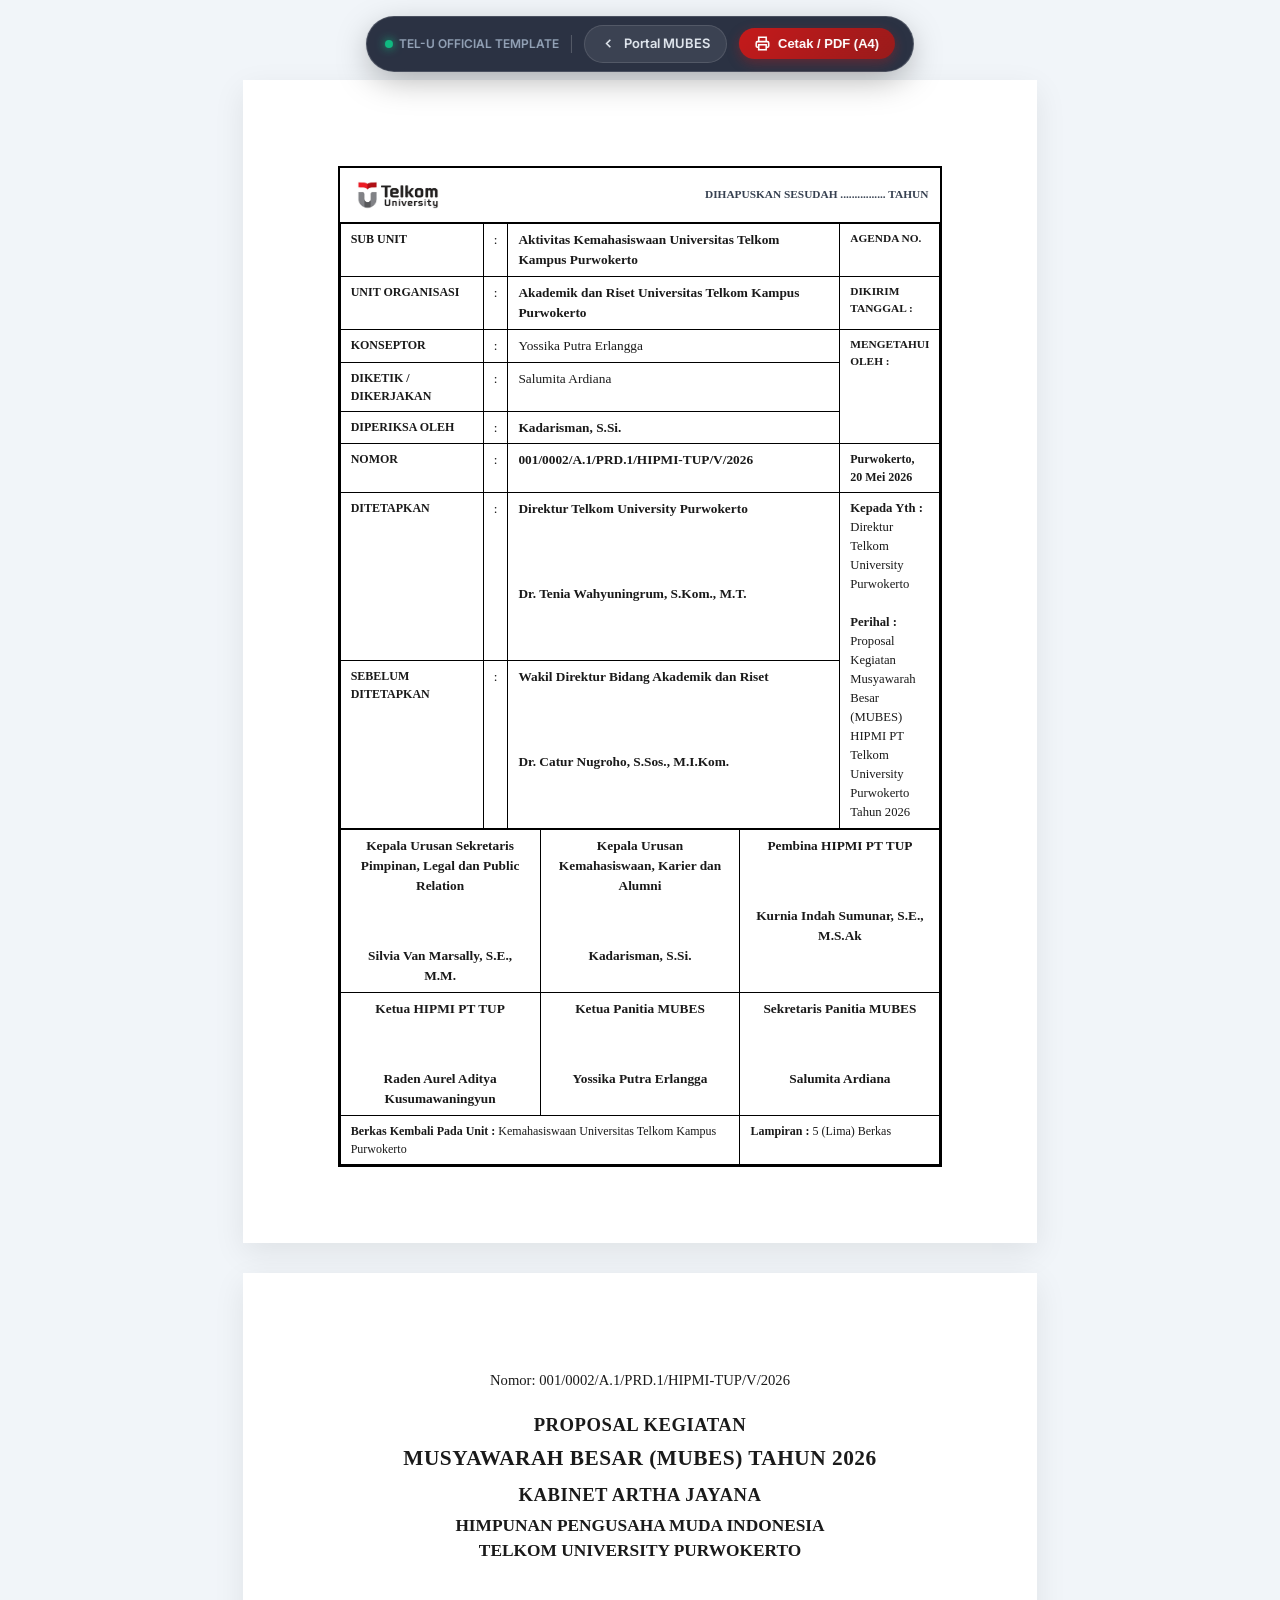
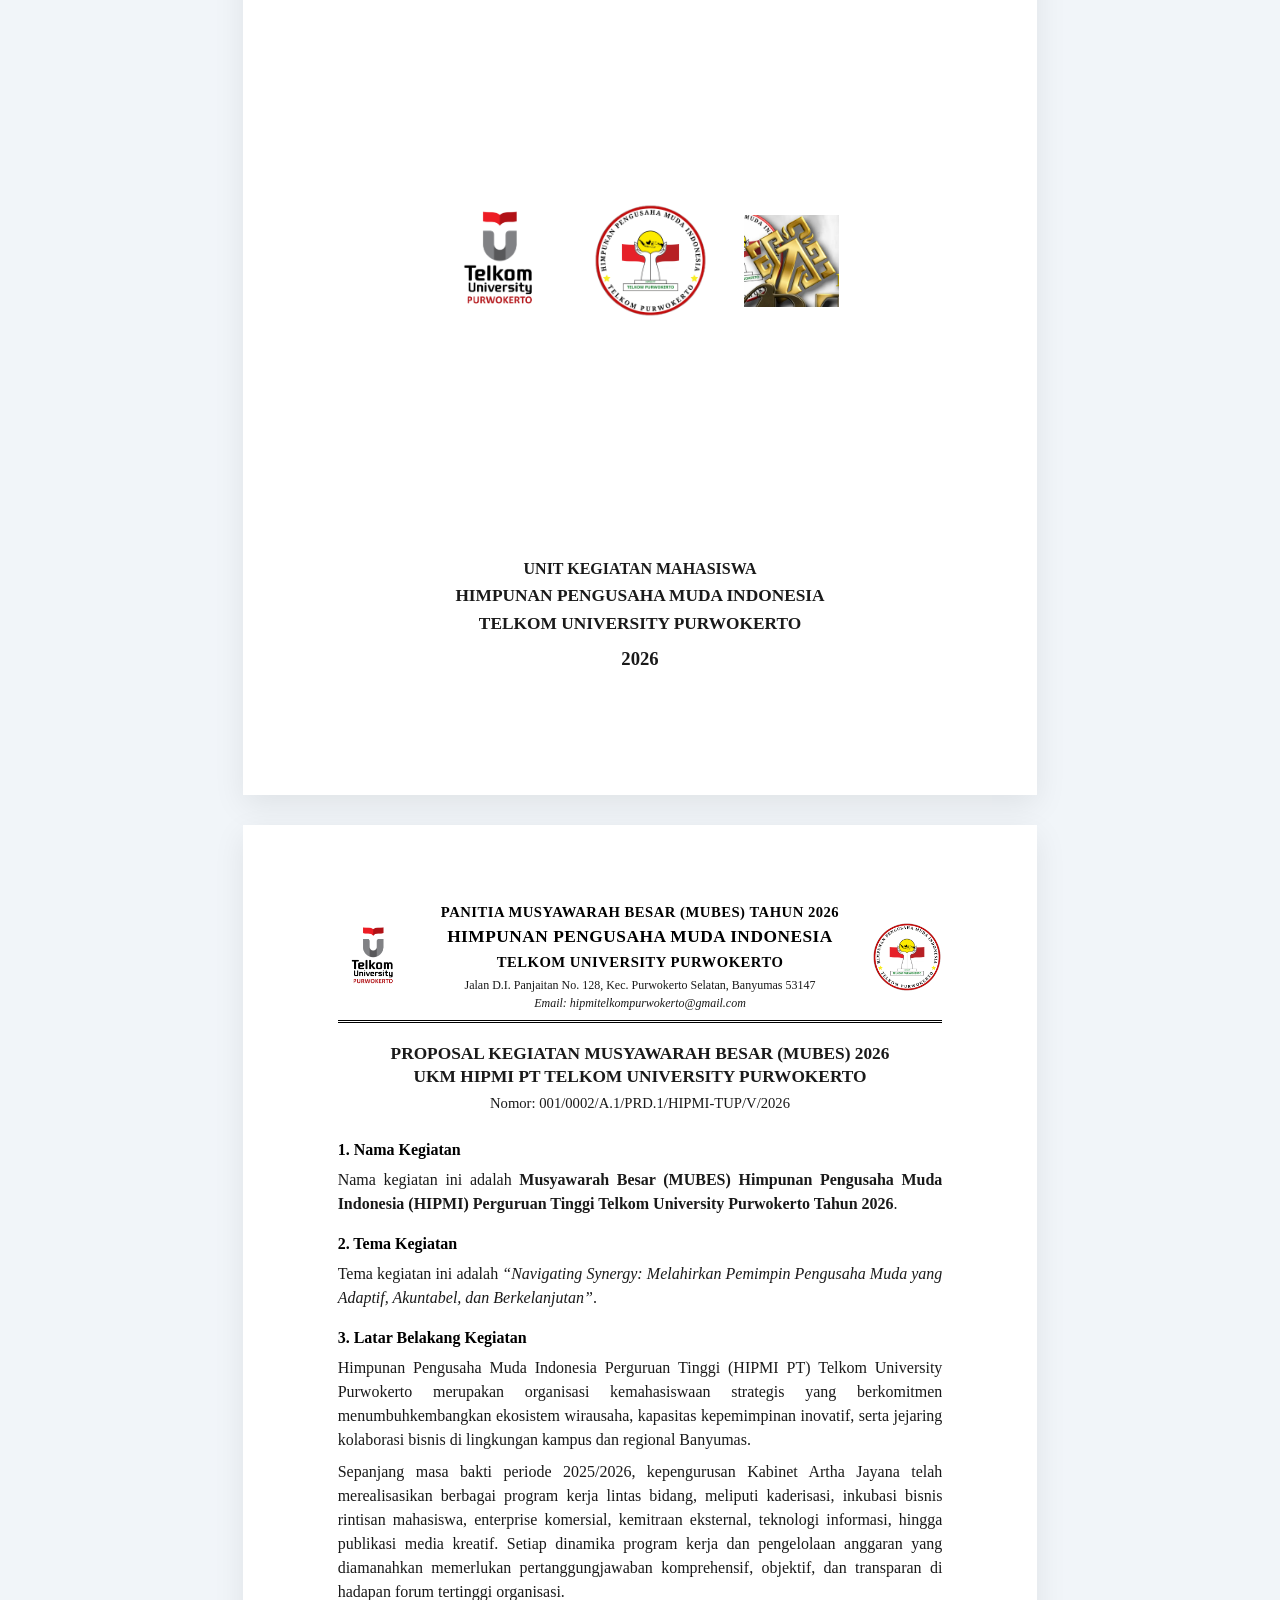
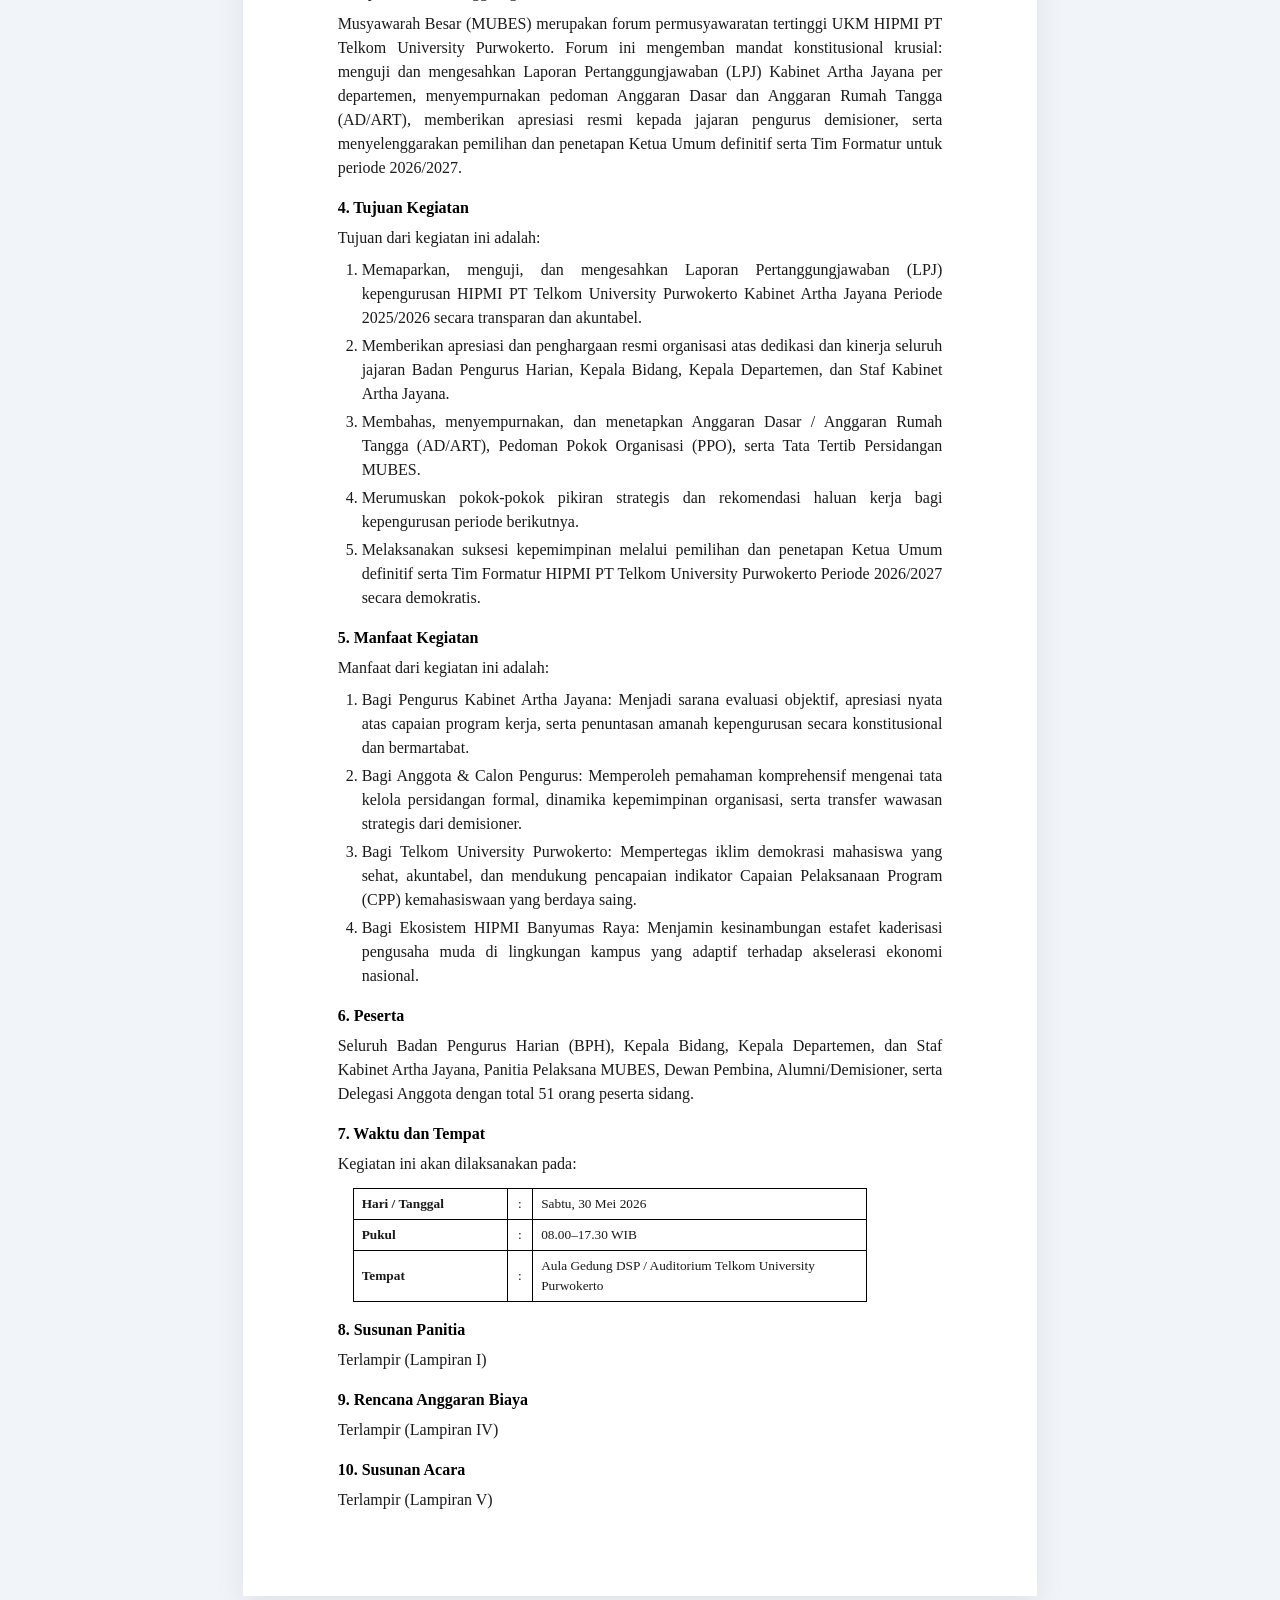
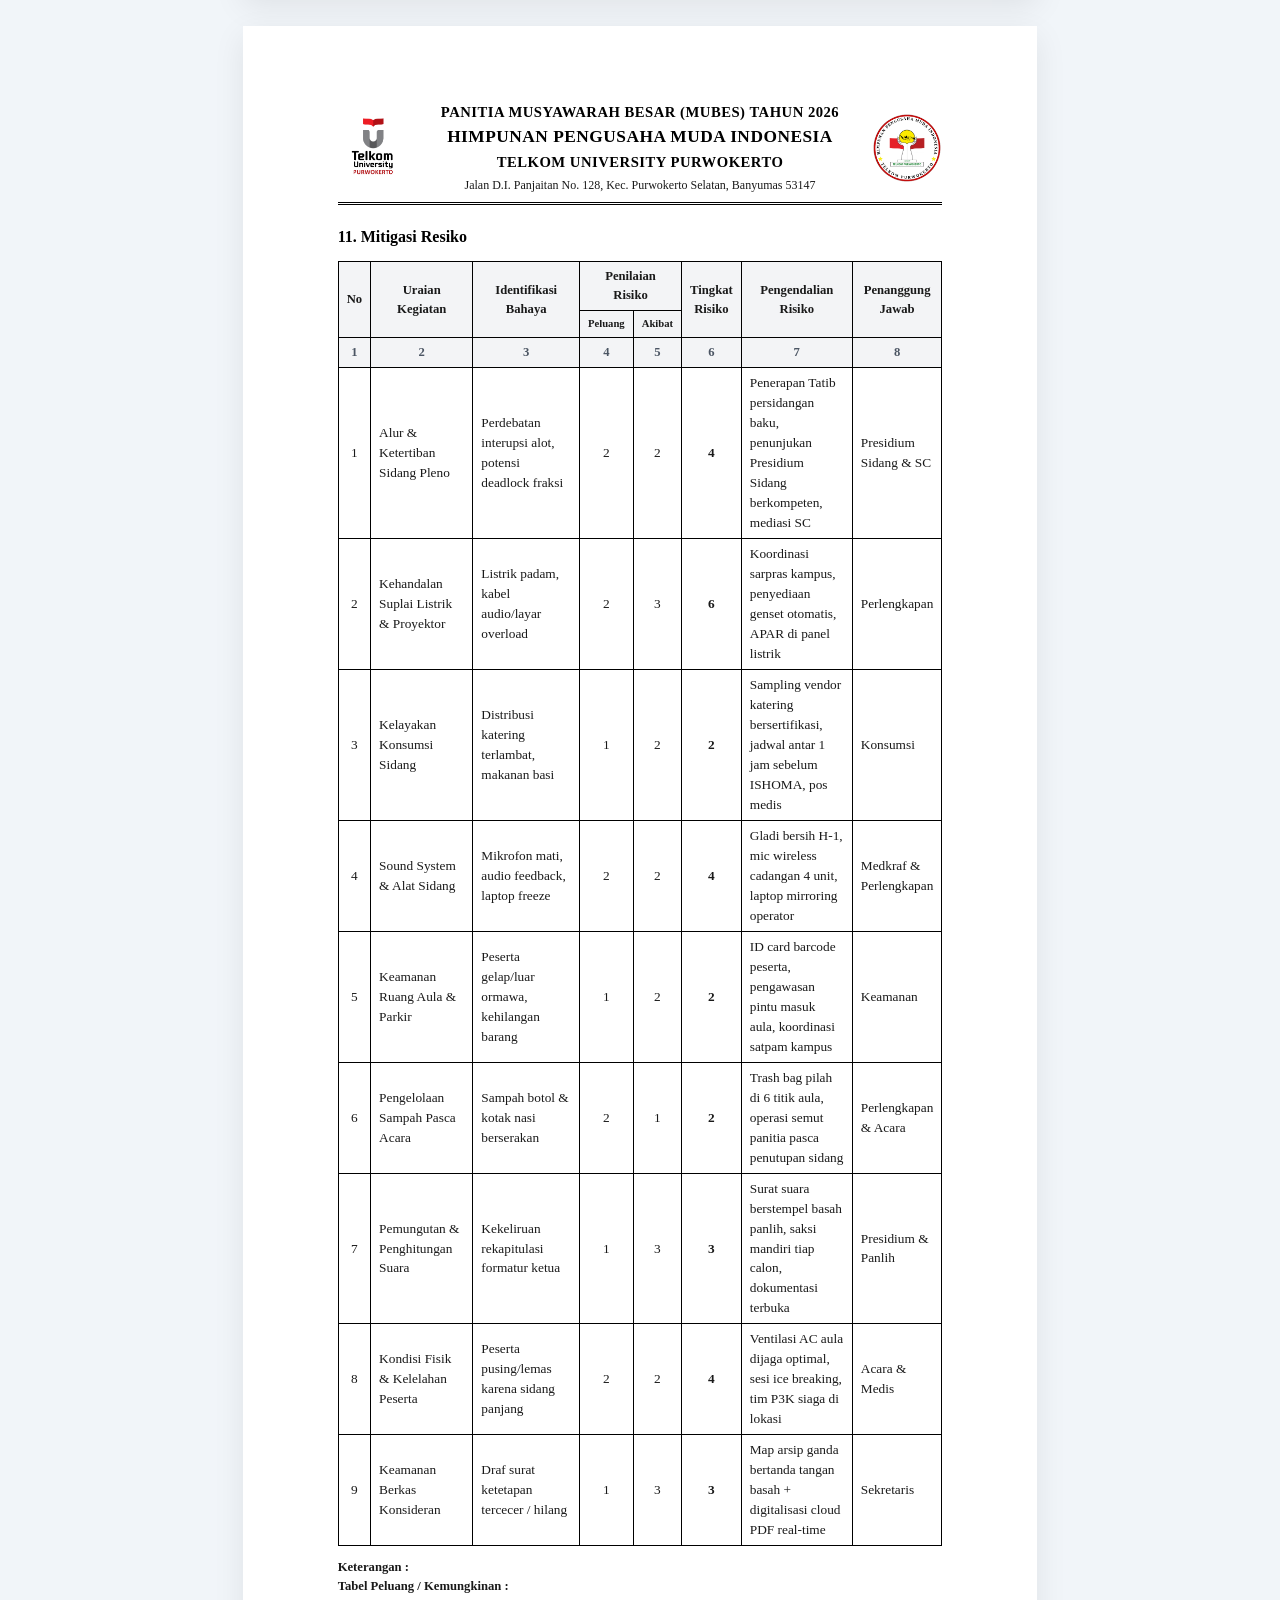
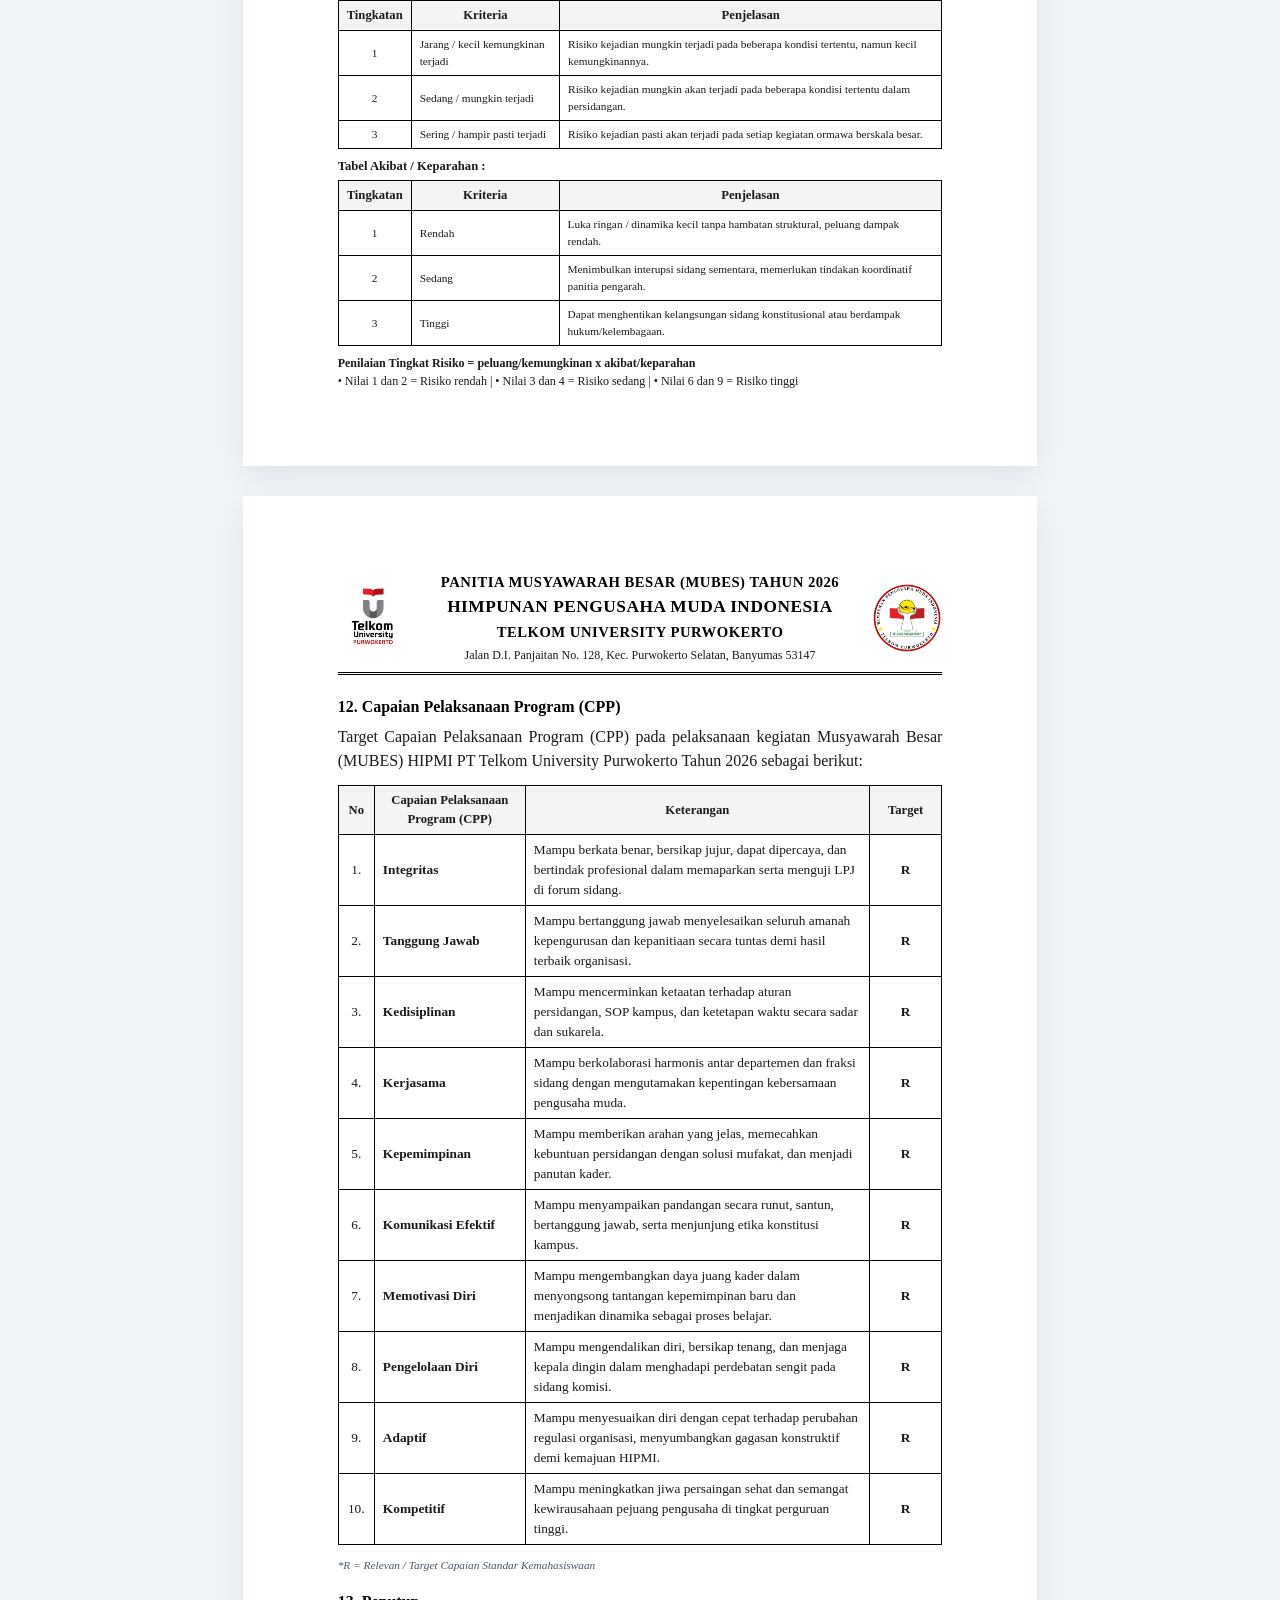
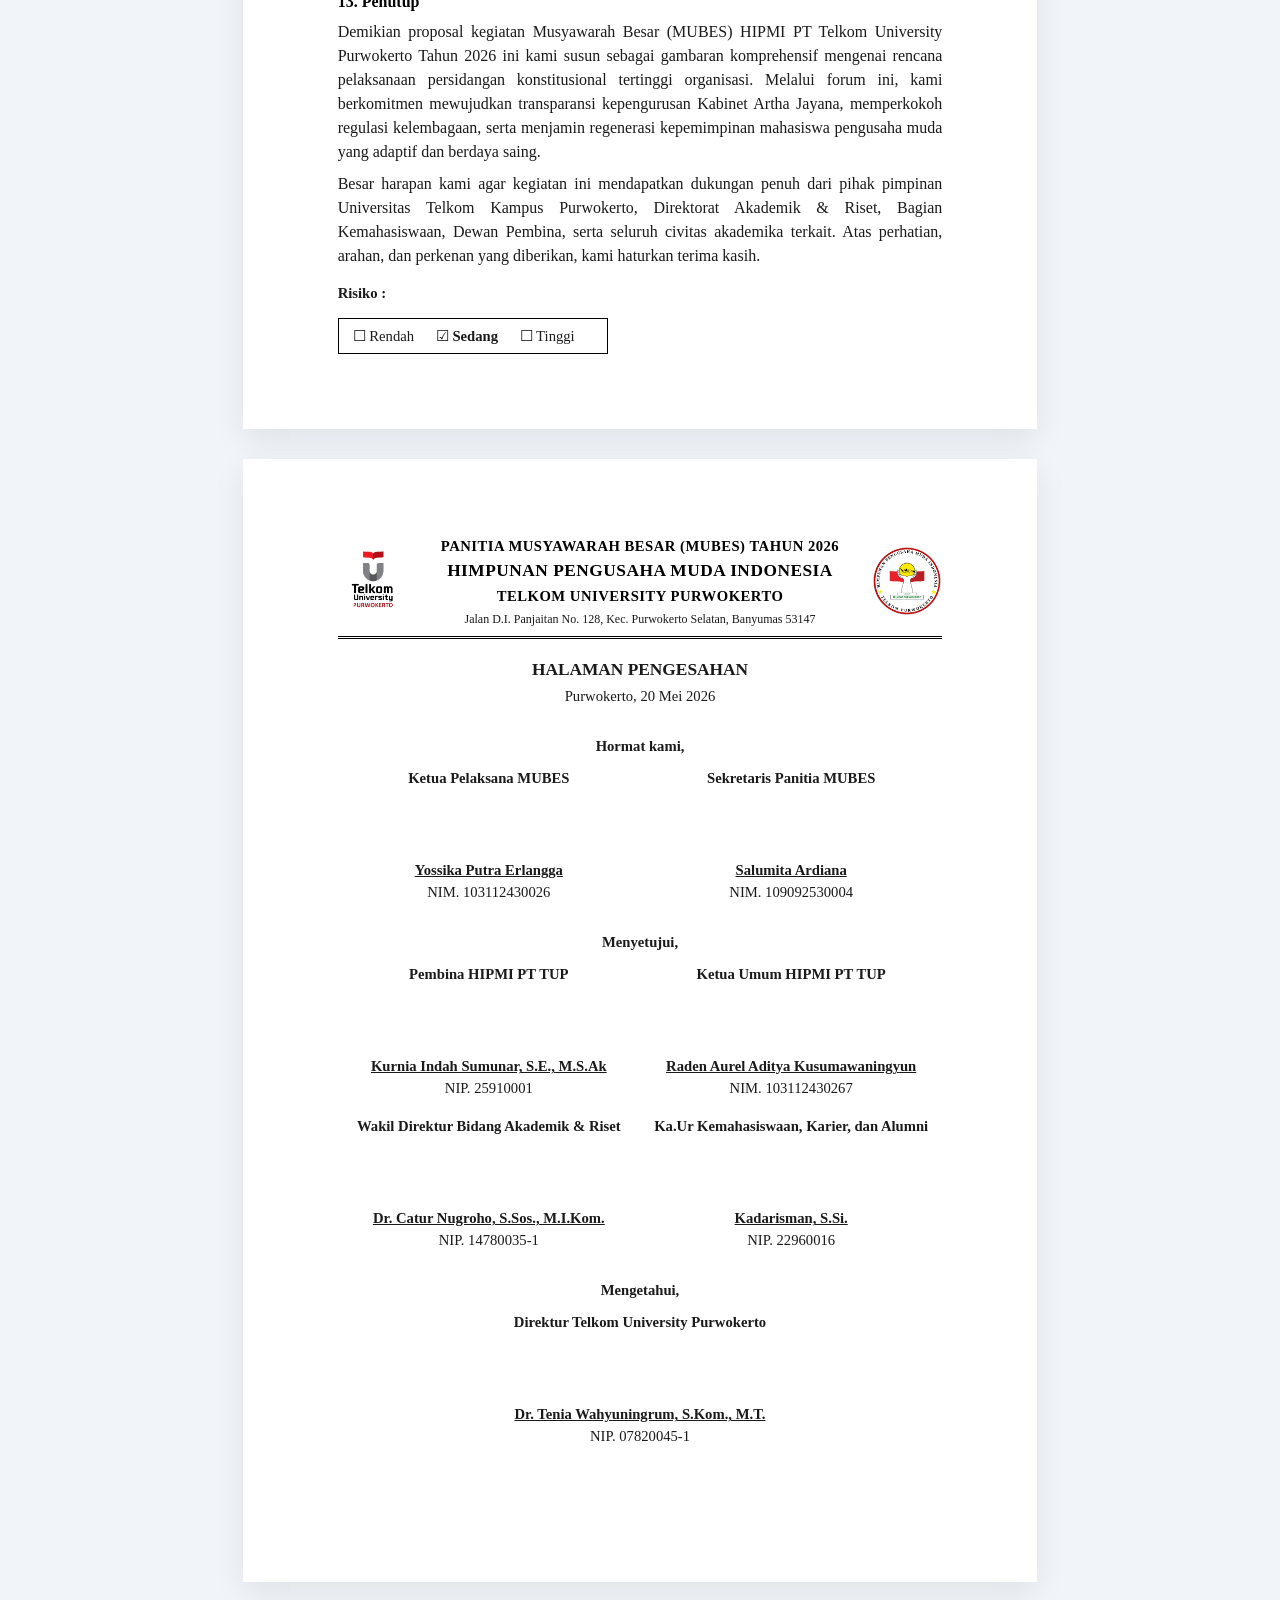
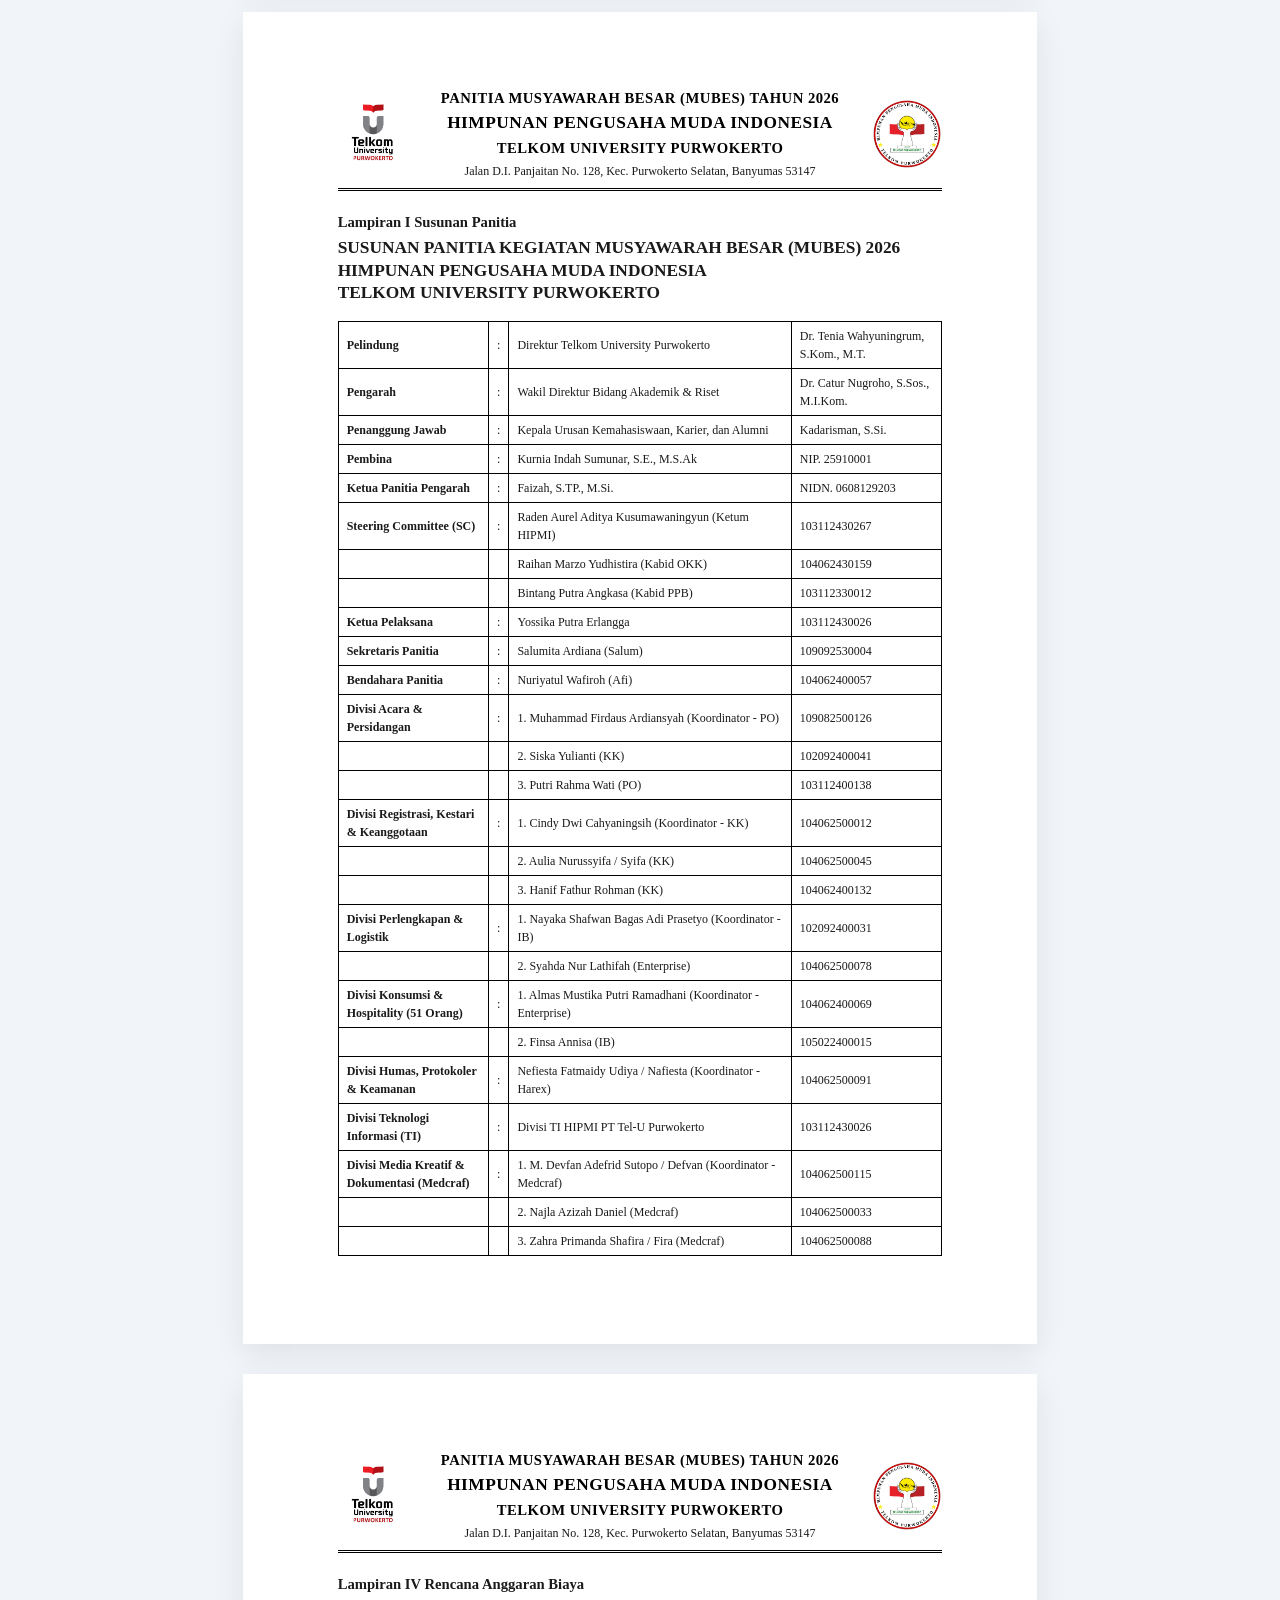
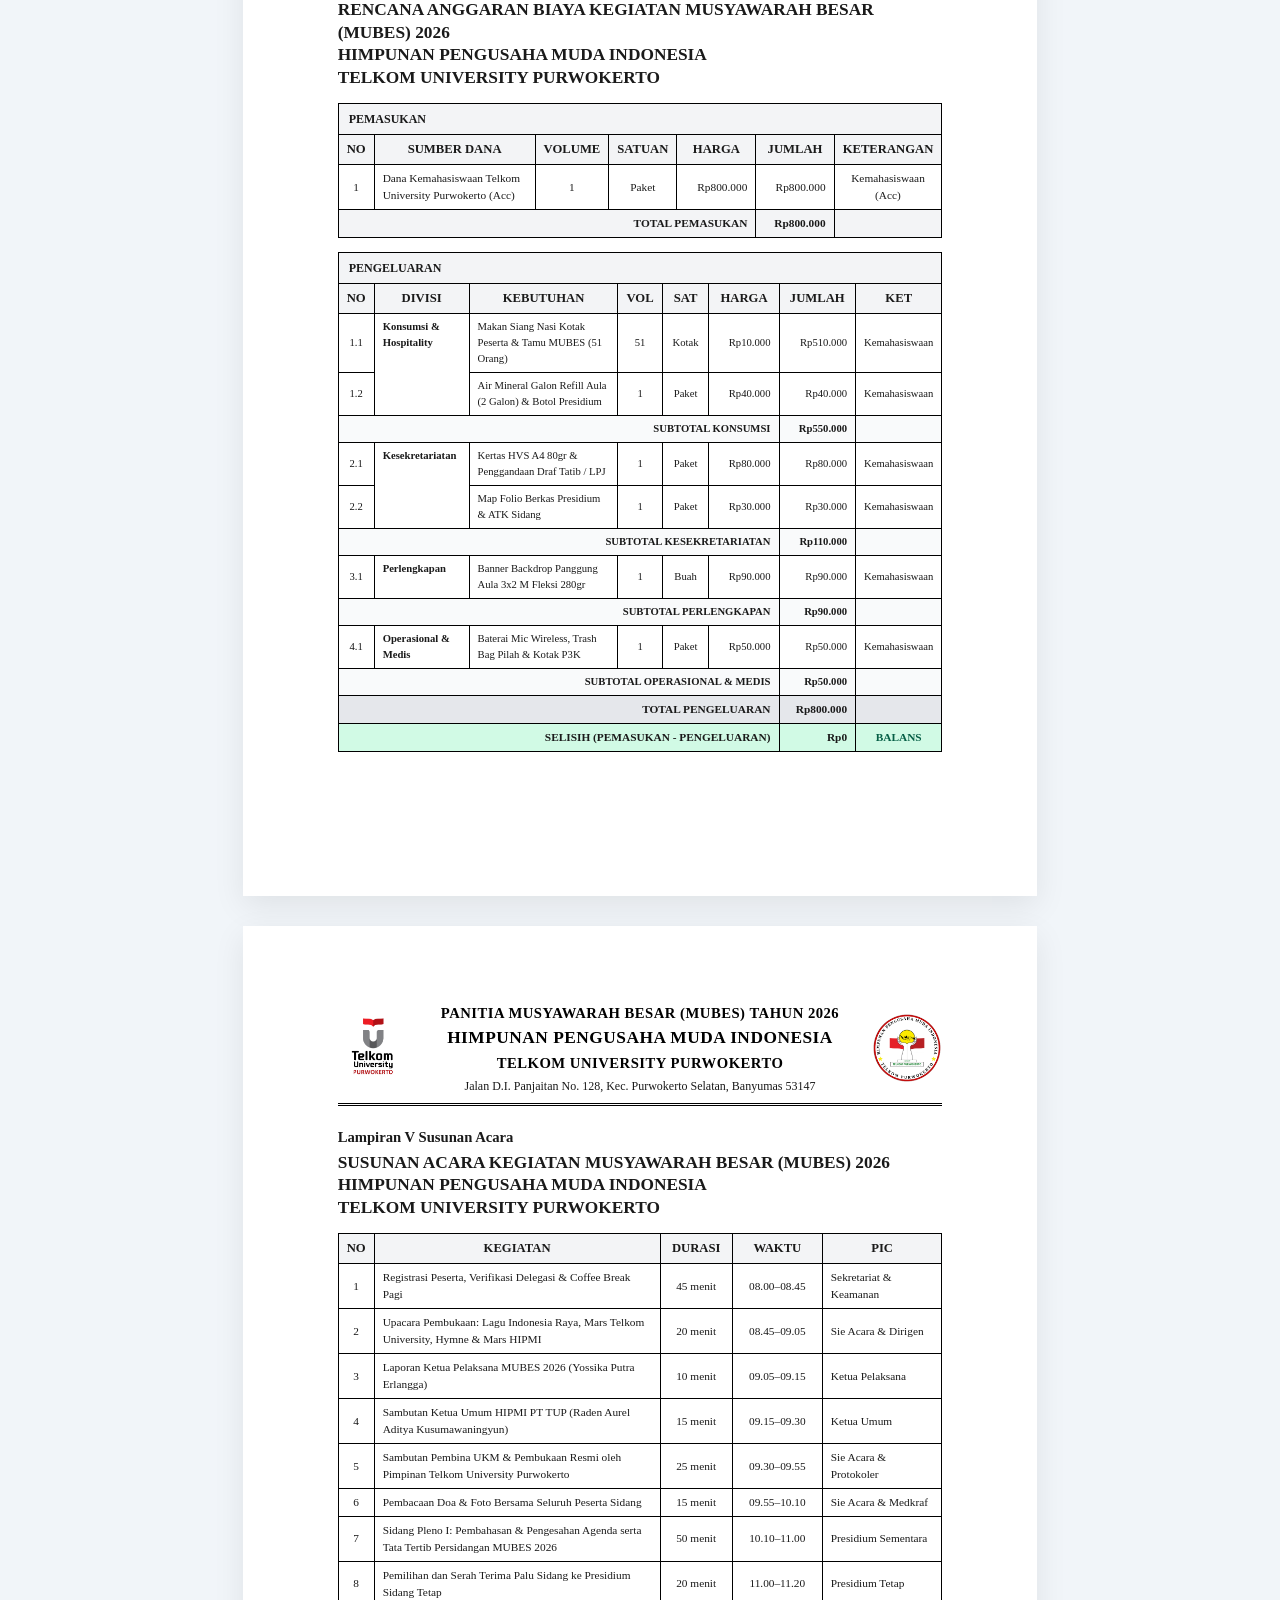
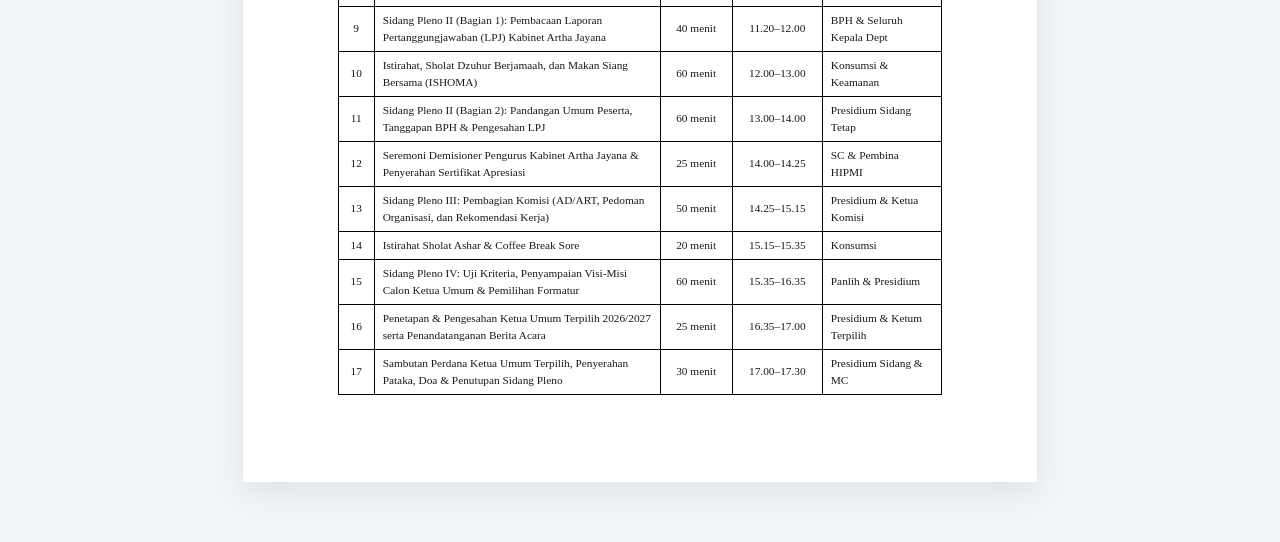
<file: proposal-mubes-hipmi.html>
<!DOCTYPE html>
<html lang="id">
<head>
  <meta charset="UTF-8">
  <meta name="viewport" content="width=device-width, initial-scale=1.0">
  <title>Proposal Kegiatan Musyawarah Besar (MUBES) 2026 — UKM HIPMI PT Telkom University Purwokerto</title>
  <meta name="description" content="Dokumen Resmi Proposal Kegiatan Musyawarah Besar (MUBES) Himpunan Pengusaha Muda Indonesia (HIPMI) Perguruan Tinggi Telkom University Purwokerto Tahun 2026. Standar Baku Ormawa Tel-U.">
  <link rel="icon" type="image/png" href="assets/img/logo-hipmi-pt-telu-official.png">
  
  <!-- Google Fonts: Times New Roman alternative & System Serif fallback -->
  <link rel="preconnect" href="https://fonts.googleapis.com">
  <link rel="preconnect" href="https://fonts.gstatic.com" crossorigin>
  <link href="https://fonts.googleapis.com/css2?family=Tinos:ital,wght@0,400;0,700;1,400;1,700&family=Inter:wght@400;500;600;700&display=swap" rel="stylesheet">
  
  <style>
    /* RESET & BASE VARIABLES */
    *, *::before, *::after {
      box-sizing: border-box;
      margin: 0;
      padding: 0;
    }

    :root {
      --primary-red: #c51a1b;
      --primary-dark: #111827;
      --text-main: #1a1a1a;
      --text-muted: #4b5563;
      --border-color: #000000;
      --border-light: #9ca3af;
      --font-formal: "Times New Roman", "Tinos", Times, serif;
      --font-ui: -apple-system, BlinkMacSystemFont, "SF Pro Display", "Inter", sans-serif;
    }

    body {
      font-family: var(--font-formal);
      color: var(--text-main);
      background-color: #f1f5f9;
      line-height: 1.5;
      font-size: 12pt;
      -webkit-font-smoothing: antialiased;
    }

    /* FLOATING ACTION BAR (SCREEN ONLY) */
    .screen-toolbar {
      position: fixed;
      top: 16px;
      left: 50%;
      transform: translateX(-50%);
      z-index: 9999;
      display: flex;
      align-items: center;
      gap: 12px;
      background: rgba(15, 23, 42, 0.88);
      backdrop-filter: blur(20px);
      -webkit-backdrop-filter: blur(20px);
      border: 1px solid rgba(255, 255, 255, 0.15);
      padding: 8px 18px;
      border-radius: 9999px;
      box-shadow: 0 10px 35px -5px rgba(0, 0, 0, 0.35);
      font-family: var(--font-ui);
    }

    .screen-toolbar .badge-status {
      display: flex;
      align-items: center;
      gap: 6px;
      font-size: 12px;
      font-weight: 600;
      color: #94a3b8;
      padding-right: 12px;
      border-right: 1px solid rgba(255, 255, 255, 0.2);
    }

    .screen-toolbar .badge-status .dot {
      width: 8px;
      height: 8px;
      border-radius: 50%;
      background: #10b981;
      box-shadow: 0 0 10px #10b981;
    }

    .screen-toolbar a, .screen-toolbar button {
      display: inline-flex;
      align-items: center;
      gap: 8px;
      font-size: 13px;
      font-weight: 600;
      text-decoration: none;
      padding: 8px 16px;
      border-radius: 9999px;
      cursor: pointer;
      transition: all 0.2s ease;
      border: none;
    }

    .btn-portal {
      color: #e2e8f0;
      background: rgba(255, 255, 255, 0.08);
      border: 1px solid rgba(255, 255, 255, 0.12) !important;
    }
    .btn-portal:hover {
      background: rgba(255, 255, 255, 0.18);
      color: #ffffff;
      transform: translateY(-1px);
    }

    .btn-print {
      color: #ffffff;
      background: linear-gradient(135deg, #c51a1b, #991b1b);
      box-shadow: 0 4px 12px rgba(197, 26, 27, 0.35);
    }
    .btn-print:hover {
      background: linear-gradient(135deg, #dc2626, #b91c1c);
      transform: translateY(-1px);
      box-shadow: 0 6px 16px rgba(197, 26, 27, 0.45);
    }

    /* DOCUMENT CONTAINER */
    .doc-wrapper {
      max-width: 210mm;
      margin: 80px auto 60px auto;
      padding: 0;
    }

    /* A4 PAGE CONTAINER */
    .a4-page {
      background: #ffffff;
      width: 210mm;
      min-height: 297mm;
      margin: 0 auto 30px auto;
      padding: 20mm 25mm 20mm 25mm;
      box-shadow: 0 10px 30px rgba(0, 0, 0, 0.08);
      position: relative;
    }

    /* PAGE BREAKS FOR PRINT */
    @media print {
      body {
        background: #ffffff;
        font-size: 12pt;
      }
      .screen-toolbar {
        display: none !important;
      }
      .doc-wrapper {
        margin: 0;
        max-width: 100%;
      }
      .a4-page {
        width: 100%;
        min-height: 100%;
        margin: 0;
        padding: 15mm 20mm 15mm 20mm;
        box-shadow: none;
        page-break-before: always;
        break-before: page;
      }
      .a4-page:first-child {
        page-break-before: avoid;
        break-before: avoid;
      }
      @page {
        size: A4 portrait;
        margin: 0;
      }
    }

    /* KOP SURAT (LETTERHEAD) */
    .kop-surat {
      width: 100%;
      border-bottom: 3px double #000000;
      padding-bottom: 8px;
      margin-bottom: 20px;
    }

    .kop-table {
      width: 100%;
      border-collapse: collapse;
      border: none;
    }

    .kop-table td {
      border: none;
      padding: 0;
      vertical-align: middle;
    }

    .kop-logo-left {
      width: 75px;
      text-align: left;
    }
    .kop-logo-left img {
      width: 70px;
      height: auto;
      display: block;
    }

    .kop-text-center {
      text-align: center;
      padding: 0 10px;
    }
    .kop-text-center .kop-line-1 {
      font-size: 11pt;
      font-weight: 700;
      text-transform: uppercase;
      letter-spacing: 0.5px;
      color: #000000;
    }
    .kop-text-center .kop-line-2 {
      font-size: 13pt;
      font-weight: 700;
      text-transform: uppercase;
      letter-spacing: 0.5px;
      color: #000000;
      margin-top: 1px;
    }
    .kop-text-center .kop-line-3 {
      font-size: 11pt;
      font-weight: 700;
      text-transform: uppercase;
      letter-spacing: 0.5px;
      color: #000000;
      margin-top: 1px;
    }
    .kop-text-center .kop-line-address {
      font-size: 9pt;
      margin-top: 3px;
      color: #1a1a1a;
    }
    .kop-text-center .kop-line-contact {
      font-size: 9pt;
      font-style: italic;
      color: #1a1a1a;
    }

    .kop-logo-right {
      width: 75px;
      text-align: right;
    }
    .kop-logo-right img {
      width: 70px;
      height: auto;
      display: block;
      margin-left: auto;
    }

    /* TYPOGRAPHY STANDARDS */
    h1, h2, h3, h4, p {
      margin: 0;
      padding: 0;
    }

    .doc-title-main {
      font-size: 13pt;
      font-weight: 700;
      text-align: center;
      text-transform: uppercase;
      margin-bottom: 4px;
      line-height: 1.3;
    }

    .doc-nomor-surat {
      font-size: 11pt;
      text-align: center;
      margin-bottom: 24px;
    }

    .section-title {
      font-size: 12pt;
      font-weight: 700;
      margin-top: 16px;
      margin-bottom: 6px;
      color: #000000;
    }

    .body-paragraph {
      font-size: 12pt;
      text-align: justify;
      text-justify: inter-word;
      line-height: 1.5;
      margin-bottom: 8px;
    }

    ol.formal-list, ul.formal-list {
      padding-left: 24px;
      margin-bottom: 12px;
    }
    ol.formal-list li, ul.formal-list li {
      font-size: 12pt;
      text-align: justify;
      line-height: 1.5;
      margin-bottom: 4px;
    }

    /* FORMAL TABLES */
    table.formal-table {
      width: 100%;
      border-collapse: collapse;
      margin: 12px 0;
      font-size: 10pt;
    }

    table.formal-table th, table.formal-table td {
      border: 1px solid #000000;
      padding: 5px 8px;
      vertical-align: middle;
    }

    table.formal-table th {
      background-color: #f3f4f6;
      font-weight: 700;
      text-align: center;
      font-size: 9.5pt;
    }

    .text-center { text-align: center; }
    .text-right { text-align: right; }
    .text-left { text-align: left; }
    .font-bold { font-weight: 700; }

    /* LEMBAR DISPOSISI TEL-U (HALAMAN 1) */
    .disposisi-card {
      border: 2px solid #000000;
      width: 100%;
      margin-top: 10px;
    }

    .disposisi-header-table {
      width: 100%;
      border-collapse: collapse;
    }
    .disposisi-header-table td {
      padding: 8px 12px;
      border-bottom: 1px solid #000000;
      vertical-align: middle;
    }

    .disposisi-table-main {
      width: 100%;
      border-collapse: collapse;
      font-size: 10pt;
    }
    .disposisi-table-main td {
      border: 1px solid #000000;
      padding: 6px 10px;
      vertical-align: top;
    }

    .disp-label {
      font-weight: 700;
      text-transform: uppercase;
      font-size: 9pt;
      width: 28%;
    }
    .disp-colon {
      width: 2%;
      text-align: center;
    }
    .disp-val {
      width: 70%;
    }

    .disp-sig-box {
      border: 1px solid #000000;
      padding: 10px;
      min-height: 85px;
      display: flex;
      flex-direction: column;
      justify-content: space-between;
      text-align: center;
      font-size: 9pt;
    }

    /* COVER PAGE (HALAMAN 2) */
    .cover-wrapper {
      display: flex;
      flex-direction: column;
      align-items: center;
      justify-content: space-between;
      min-height: 250mm;
      text-align: center;
      padding: 20px 0;
    }

    .cover-top {
      width: 100%;
    }
    .cover-nomor {
      font-size: 11pt;
      margin-bottom: 20px;
    }
    .cover-title-1 {
      font-size: 14pt;
      font-weight: 700;
      letter-spacing: 0.5px;
    }
    .cover-title-2 {
      font-size: 16pt;
      font-weight: 700;
      margin-top: 4px;
      letter-spacing: 0.5px;
    }
    .cover-title-3 {
      font-size: 14pt;
      font-weight: 700;
      margin-top: 6px;
      letter-spacing: 0.5px;
    }

    .cover-logos {
      display: flex;
      align-items: center;
      justify-content: center;
      gap: 36px;
      margin: 40px 0;
    }
    .cover-logos img.cover-logo-telu {
      width: 115px;
      height: auto;
    }
    .cover-logos img.cover-logo-hipmi {
      width: 115px;
      height: auto;
    }
    .cover-logos img.cover-logo-kabinet {
      width: 95px;
      height: auto;
    }

    .cover-bottom {
      width: 100%;
    }
    .cover-bottom-1 {
      font-size: 12pt;
      font-weight: 700;
    }
    .cover-bottom-2 {
      font-size: 13pt;
      font-weight: 700;
      margin-top: 2px;
    }
    .cover-bottom-3 {
      font-size: 13pt;
      font-weight: 700;
      margin-top: 2px;
    }

    /* PENGESAHAN TABLE */
    .pengesahan-table {
      width: 100%;
      border-collapse: collapse;
      border: none;
      margin-top: 16px;
      font-size: 11pt;
    }
    .pengesahan-table td {
      border: none;
      padding: 8px 12px;
      text-align: center;
      vertical-align: top;
      width: 50%;
    }
    .sig-space {
      height: 70px;
    }

    /* CHECKLIST RISK */
    .risk-box {
      border: 1px solid #000000;
      display: inline-block;
      padding: 6px 14px;
      margin-top: 10px;
      font-size: 11pt;
    }
    .risk-item {
      display: inline-block;
      margin-right: 18px;
    }

    /* BADGE TAG */
    .status-stamp {
      display: inline-block;
      border: 2px solid #000000;
      padding: 4px 12px;
      font-size: 9pt;
      font-weight: 700;
      text-transform: uppercase;
      letter-spacing: 1px;
      margin-bottom: 12px;
    }
  </style>
</head>
<body>

  <!-- FLOATING INTERACTIVE TOOLBAR (SCREEN ONLY) -->
  <aside class="screen-toolbar" aria-label="Proposal Controls">
    <div class="badge-status">
      <span class="dot"></span>
      <span>TEL-U OFFICIAL TEMPLATE</span>
    </div>
    <a href="mubes-hipmi.html" class="btn-portal" title="Kembali ke Portal Interaktif MUBES">
      <svg width="15" height="15" viewBox="0 0 24 24" fill="none" stroke="currentColor" stroke-width="2.5"><path d="m15 18-6-6 6-6"/></svg>
      <span>Portal MUBES</span>
    </a>
    <button onclick="window.print()" class="btn-print" title="Cetak atau Ekspor Dokumen ke PDF">
      <svg width="15" height="15" viewBox="0 0 24 24" fill="none" stroke="currentColor" stroke-width="2.5"><polyline points="6 9 6 2 18 2 18 9"></polyline><path d="M6 18H4a2 2 0 0 1-2-2v-5a2 2 0 0 1 2-2h16a2 2 0 0 1 2 2v5a2 2 0 0 1-2 2h-2"></path><rect x="6" y="14" width="12" height="8"></rect></svg>
      <span>Cetak / PDF (A4)</span>
    </button>
  </aside>

  <main class="doc-wrapper">

    <!-- ==========================================
         HALAMAN 1: LEMBAR DISPOSISI / NOTA PENGAJUAN
         Format Resmi Telkom University Purwokerto (PROPOSAL TW 3.docx)
         ========================================== -->
    <section class="a4-page" id="halaman-disposisi">
      <div class="disposisi-card">
        <!-- Header Disposisi -->
        <table class="disposisi-header-table">
          <tr>
            <td style="width: 50%;">
              <img src="assets/img/logo-telkom-university-horizontal.png" alt="Telkom University" style="height: 38px; display: block;">
            </td>
            <td style="width: 50%; text-align: right; font-size: 8.5pt; font-weight: 700; color: #374151;">
              DIHAPUSKAN SESUDAH ................ TAHUN
            </td>
          </tr>
        </table>

        <!-- Main Metadata Grid -->
        <table class="disposisi-table-main">
          <tr>
            <td class="disp-label">SUB UNIT</td>
            <td class="disp-colon">:</td>
            <td class="disp-val font-bold">Aktivitas Kemahasiswaan Universitas Telkom Kampus Purwokerto</td>
            <td style="width: 25%; font-weight: 700; font-size: 8.5pt;">AGENDA NO.</td>
          </tr>
          <tr>
            <td class="disp-label">UNIT ORGANISASI</td>
            <td class="disp-colon">:</td>
            <td class="disp-val font-bold">Akademik dan Riset Universitas Telkom Kampus Purwokerto</td>
            <td style="font-weight: 700; font-size: 8.5pt;">DIKIRIM TANGGAL :</td>
          </tr>
          <tr>
            <td class="disp-label">KONSEPTOR</td>
            <td class="disp-colon">:</td>
            <td class="disp-val">Yossika Putra Erlangga</td>
            <td rowspan="3" style="vertical-align: top; font-size: 8.5pt;">
              <strong>MENGETAHUI OLEH :</strong>
            </td>
          </tr>
          <tr>
            <td class="disp-label">DIKETIK / DIKERJAKAN</td>
            <td class="disp-colon">:</td>
            <td class="disp-val">Salumita Ardiana</td>
          </tr>
          <tr>
            <td class="disp-label">DIPERIKSA OLEH</td>
            <td class="disp-colon">:</td>
            <td class="disp-val font-bold">Kadarisman, S.Si.</td>
          </tr>
          <tr>
            <td class="disp-label">NOMOR</td>
            <td class="disp-colon">:</td>
            <td class="disp-val font-bold">001/0002/A.1/PRD.1/HIPMI-TUP/V/2026</td>
            <td style="font-size: 9pt; font-weight: 700;">Purwokerto, 20 Mei 2026</td>
          </tr>
          <tr>
            <td class="disp-label">DITETAPKAN</td>
            <td class="disp-colon">:</td>
            <td class="disp-val">
              <strong>Direktur Telkom University Purwokerto</strong><br><br>
              <div style="height: 45px;"></div>
              <strong>Dr. Tenia Wahyuningrum, S.Kom., M.T.</strong>
            </td>
            <td rowspan="2" style="vertical-align: top; font-size: 9.5pt;">
              <strong>Kepada Yth :</strong><br>
              Direktur Telkom University Purwokerto<br><br>
              <strong>Perihal :</strong><br>
              Proposal Kegiatan Musyawarah Besar (MUBES) HIPMI PT Telkom University Purwokerto Tahun 2026
            </td>
          </tr>
          <tr>
            <td class="disp-label">SEBELUM DITETAPKAN</td>
            <td class="disp-colon">:</td>
            <td class="disp-val">
              <strong>Wakil Direktur Bidang Akademik dan Riset</strong><br><br>
              <div style="height: 45px;"></div>
              <strong>Dr. Catur Nugroho, S.Sos., M.I.Kom.</strong>
            </td>
          </tr>
        </table>

        <!-- Approvers Row 1 -->
        <table class="disposisi-table-main" style="border-top: none;">
          <tr>
            <td style="width: 33.33%; text-align: center;">
              <strong>Kepala Urusan Sekretaris Pimpinan, Legal dan Public Relation</strong>
              <div style="height: 50px;"></div>
              <strong>Silvia Van Marsally, S.E., M.M.</strong>
            </td>
            <td style="width: 33.33%; text-align: center;">
              <strong>Kepala Urusan Kemahasiswaan, Karier dan Alumni</strong>
              <div style="height: 50px;"></div>
              <strong>Kadarisman, S.Si.</strong>
            </td>
            <td style="width: 33.33%; text-align: center;">
              <strong>Pembina HIPMI PT TUP</strong>
              <div style="height: 50px;"></div>
              <strong>Kurnia Indah Sumunar, S.E., M.S.Ak</strong>
            </td>
          </tr>
          <tr>
            <td style="text-align: center;">
              <strong>Ketua HIPMI PT TUP</strong>
              <div style="height: 50px;"></div>
              <strong>Raden Aurel Aditya Kusumawaningyun</strong>
            </td>
            <td style="text-align: center;">
              <strong>Ketua Panitia MUBES</strong>
              <div style="height: 50px;"></div>
              <strong>Yossika Putra Erlangga</strong>
            </td>
            <td style="text-align: center;">
              <strong>Sekretaris Panitia MUBES</strong>
              <div style="height: 50px;"></div>
              <strong>Salumita Ardiana</strong>
            </td>
          </tr>
          <tr>
            <td colspan="2" style="font-size: 9pt;">
              <strong>Berkas Kembali Pada Unit :</strong> Kemahasiswaan Universitas Telkom Kampus Purwokerto
            </td>
            <td style="font-size: 9pt;">
              <strong>Lampiran :</strong> 5 (Lima) Berkas
            </td>
          </tr>
        </table>
      </div>
    </section>

    <!-- ==========================================
         HALAMAN 2: COVER PROPOSAL FORMAL
         Format Resmi Telkom University Purwokerto
         ========================================== -->
    <section class="a4-page" id="halaman-cover">
      <div class="cover-wrapper">
        <div class="cover-top">
          <div class="cover-nomor">Nomor: 001/0002/A.1/PRD.1/HIPMI-TUP/V/2026</div>
          <h1 class="cover-title-1">PROPOSAL KEGIATAN</h1>
          <h2 class="cover-title-2">MUSYAWARAH BESAR (MUBES) TAHUN 2026</h2>
          <div class="cover-title-3">KABINET ARTHA JAYANA</div>
          <div style="font-size: 13pt; font-weight: 700; margin-top: 4px;">HIMPUNAN PENGUSAHA MUDA INDONESIA</div>
          <div style="font-size: 13pt; font-weight: 700;">TELKOM UNIVERSITY PURWOKERTO</div>
        </div>

        <!-- Official High-Res Logos -->
        <div class="cover-logos">
          <img src="assets/img/logo-telkom-university-purwokerto.png" alt="Telkom University Purwokerto" class="cover-logo-telu">
          <img src="assets/img/logo-hipmi-pt-telu-official.png" alt="HIPMI PT Telkom Purwokerto" class="cover-logo-hipmi">
          <img src="assets/img/logo-artha-jayana.png" alt="Kabinet Artha Jayana" class="cover-logo-kabinet">
        </div>

        <div class="cover-bottom">
          <div class="cover-bottom-1">UNIT KEGIATAN MAHASISWA</div>
          <div class="cover-bottom-2">HIMPUNAN PENGUSAHA MUDA INDONESIA</div>
          <div class="cover-bottom-3">TELKOM UNIVERSITY PURWOKERTO</div>
          <div style="font-size: 14pt; font-weight: 700; margin-top: 8px;">2026</div>
        </div>
      </div>
    </section>

    <!-- ==========================================
         HALAMAN 3: BATANG TUBUH PROPOSAL
         Urutan Baku 1-13 Sesuai Dokumen Tel-U TW 3
         ========================================== -->
    <section class="a4-page" id="halaman-isi">
      <!-- Kop Surat Resmi Halaman Isi -->
      <header class="kop-surat">
        <table class="kop-table">
          <tr>
            <td class="kop-logo-left">
              <img src="assets/img/logo-telkom-university-purwokerto.png" alt="Tel-U">
            </td>
            <td class="kop-text-center">
              <div class="kop-line-1">PANITIA MUSYAWARAH BESAR (MUBES) TAHUN 2026</div>
              <div class="kop-line-2">HIMPUNAN PENGUSAHA MUDA INDONESIA</div>
              <div class="kop-line-3">TELKOM UNIVERSITY PURWOKERTO</div>
              <div class="kop-line-address">Jalan D.I. Panjaitan No. 128, Kec. Purwokerto Selatan, Banyumas 53147</div>
              <div class="kop-line-contact">Email: hipmitelkompurwokerto@gmail.com</div>
            </td>
            <td class="kop-logo-right">
              <img src="assets/img/logo-hipmi-pt-telu-official.png" alt="HIPMI PT">
            </td>
          </tr>
        </table>
      </header>

      <h2 class="doc-title-main">PROPOSAL KEGIATAN MUSYAWARAH BESAR (MUBES) 2026<br>UKM HIPMI PT TELKOM UNIVERSITY PURWOKERTO</h2>
      <div class="doc-nomor-surat">Nomor: 001/0002/A.1/PRD.1/HIPMI-TUP/V/2026</div>

      <!-- 1. Nama Kegiatan -->
      <h3 class="section-title">1. Nama Kegiatan</h3>
      <p class="body-paragraph">
        Nama kegiatan ini adalah <strong>Musyawarah Besar (MUBES) Himpunan Pengusaha Muda Indonesia (HIPMI) Perguruan Tinggi Telkom University Purwokerto Tahun 2026</strong>.
      </p>

      <!-- 2. Tema Kegiatan -->
      <h3 class="section-title">2. Tema Kegiatan</h3>
      <p class="body-paragraph">
        Tema kegiatan ini adalah <em>“Navigating Synergy: Melahirkan Pemimpin Pengusaha Muda yang Adaptif, Akuntabel, dan Berkelanjutan”</em>.
      </p>

      <!-- 3. Latar Belakang Kegiatan -->
      <h3 class="section-title">3. Latar Belakang Kegiatan</h3>
      <p class="body-paragraph">
        Himpunan Pengusaha Muda Indonesia Perguruan Tinggi (HIPMI PT) Telkom University Purwokerto merupakan organisasi kemahasiswaan strategis yang berkomitmen menumbuhkembangkan ekosistem wirausaha, kapasitas kepemimpinan inovatif, serta jejaring kolaborasi bisnis di lingkungan kampus dan regional Banyumas.
      </p>
      <p class="body-paragraph">
        Sepanjang masa bakti periode 2025/2026, kepengurusan Kabinet Artha Jayana telah merealisasikan berbagai program kerja lintas bidang, meliputi kaderisasi, inkubasi bisnis rintisan mahasiswa, enterprise komersial, kemitraan eksternal, teknologi informasi, hingga publikasi media kreatif. Setiap dinamika program kerja dan pengelolaan anggaran yang diamanahkan memerlukan pertanggungjawaban komprehensif, objektif, dan transparan di hadapan forum tertinggi organisasi.
      </p>
      <p class="body-paragraph">
        Musyawarah Besar (MUBES) merupakan forum permusyawaratan tertinggi UKM HIPMI PT Telkom University Purwokerto. Forum ini mengemban mandat konstitusional krusial: menguji dan mengesahkan Laporan Pertanggungjawaban (LPJ) Kabinet Artha Jayana per departemen, menyempurnakan pedoman Anggaran Dasar dan Anggaran Rumah Tangga (AD/ART), memberikan apresiasi resmi kepada jajaran pengurus demisioner, serta menyelenggarakan pemilihan dan penetapan Ketua Umum definitif serta Tim Formatur untuk periode 2026/2027.
      </p>

      <!-- 4. Tujuan Kegiatan -->
      <h3 class="section-title">4. Tujuan Kegiatan</h3>
      <p class="body-paragraph">Tujuan dari kegiatan ini adalah:</p>
      <ol class="formal-list">
        <li>Memaparkan, menguji, dan mengesahkan Laporan Pertanggungjawaban (LPJ) kepengurusan HIPMI PT Telkom University Purwokerto Kabinet Artha Jayana Periode 2025/2026 secara transparan dan akuntabel.</li>
        <li>Memberikan apresiasi dan penghargaan resmi organisasi atas dedikasi dan kinerja seluruh jajaran Badan Pengurus Harian, Kepala Bidang, Kepala Departemen, dan Staf Kabinet Artha Jayana.</li>
        <li>Membahas, menyempurnakan, dan menetapkan Anggaran Dasar / Anggaran Rumah Tangga (AD/ART), Pedoman Pokok Organisasi (PPO), serta Tata Tertib Persidangan MUBES.</li>
        <li>Merumuskan pokok-pokok pikiran strategis dan rekomendasi haluan kerja bagi kepengurusan periode berikutnya.</li>
        <li>Melaksanakan suksesi kepemimpinan melalui pemilihan dan penetapan Ketua Umum definitif serta Tim Formatur HIPMI PT Telkom University Purwokerto Periode 2026/2027 secara demokratis.</li>
      </ol>

      <!-- 5. Manfaat Kegiatan -->
      <h3 class="section-title">5. Manfaat Kegiatan</h3>
      <p class="body-paragraph">Manfaat dari kegiatan ini adalah:</p>
      <ol class="formal-list">
        <li>Bagi Pengurus Kabinet Artha Jayana: Menjadi sarana evaluasi objektif, apresiasi nyata atas capaian program kerja, serta penuntasan amanah kepengurusan secara konstitusional dan bermartabat.</li>
        <li>Bagi Anggota & Calon Pengurus: Memperoleh pemahaman komprehensif mengenai tata kelola persidangan formal, dinamika kepemimpinan organisasi, serta transfer wawasan strategis dari demisioner.</li>
        <li>Bagi Telkom University Purwokerto: Mempertegas iklim demokrasi mahasiswa yang sehat, akuntabel, dan mendukung pencapaian indikator Capaian Pelaksanaan Program (CPP) kemahasiswaan yang berdaya saing.</li>
        <li>Bagi Ekosistem HIPMI Banyumas Raya: Menjamin kesinambungan estafet kaderisasi pengusaha muda di lingkungan kampus yang adaptif terhadap akselerasi ekonomi nasional.</li>
      </ol>

      <!-- 6. Peserta -->
      <h3 class="section-title">6. Peserta</h3>
      <p class="body-paragraph">
        Seluruh Badan Pengurus Harian (BPH), Kepala Bidang, Kepala Departemen, dan Staf Kabinet Artha Jayana, Panitia Pelaksana MUBES, Dewan Pembina, Alumni/Demisioner, serta Delegasi Anggota dengan total 51 orang peserta sidang.
      </p>

      <!-- 7. Waktu dan Tempat -->
      <h3 class="section-title">7. Waktu dan Tempat</h3>
      <p class="body-paragraph">Kegiatan ini akan dilaksanakan pada:</p>
      <table class="formal-table" style="width: 85%; margin-left: 15px;">
        <tr>
          <td style="width: 30%; font-weight: 700;">Hari / Tanggal</td>
          <td style="width: 5%; text-align: center;">:</td>
          <td style="width: 65%;">Sabtu, 30 Mei 2026</td>
        </tr>
        <tr>
          <td style="font-weight: 700;">Pukul</td>
          <td style="text-align: center;">:</td>
          <td>08.00–17.30 WIB</td>
        </tr>
        <tr>
          <td style="font-weight: 700;">Tempat</td>
          <td style="text-align: center;">:</td>
          <td>Aula Gedung DSP / Auditorium Telkom University Purwokerto</td>
        </tr>
      </table>

      <!-- 8-10. Lampiran Rujukan -->
      <h3 class="section-title">8. Susunan Panitia</h3>
      <p class="body-paragraph">Terlampir (Lampiran I)</p>

      <h3 class="section-title">9. Rencana Anggaran Biaya</h3>
      <p class="body-paragraph">Terlampir (Lampiran IV)</p>

      <h3 class="section-title">10. Susunan Acara</h3>
      <p class="body-paragraph">Terlampir (Lampiran V)</p>
    </section>

    <!-- ==========================================
         HALAMAN 4: MATRIKS MITIGASI RESIKO TEL-U
         Format Resmi Kemahasiswaan Telkom University Purwokerto
         ========================================== -->
    <section class="a4-page" id="halaman-mitigasi">
      <header class="kop-surat">
        <table class="kop-table">
          <tr>
            <td class="kop-logo-left"><img src="assets/img/logo-telkom-university-purwokerto.png" alt="Tel-U"></td>
            <td class="kop-text-center">
              <div class="kop-line-1">PANITIA MUSYAWARAH BESAR (MUBES) TAHUN 2026</div>
              <div class="kop-line-2">HIMPUNAN PENGUSAHA MUDA INDONESIA</div>
              <div class="kop-line-3">TELKOM UNIVERSITY PURWOKERTO</div>
              <div class="kop-line-address">Jalan D.I. Panjaitan No. 128, Kec. Purwokerto Selatan, Banyumas 53147</div>
            </td>
            <td class="kop-logo-right"><img src="assets/img/logo-hipmi-pt-telu-official.png" alt="HIPMI PT"></td>
          </tr>
        </table>
      </header>

      <!-- 11. Mitigasi Resiko -->
      <h3 class="section-title">11. Mitigasi Resiko</h3>
      <table class="formal-table">
        <thead>
          <tr>
            <th rowspan="2" style="width: 4%;">No</th>
            <th rowspan="2" style="width: 19%;">Uraian Kegiatan</th>
            <th rowspan="2" style="width: 21%;">Identifikasi Bahaya</th>
            <th colspan="2" style="width: 14%;">Penilaian Risiko</th>
            <th rowspan="2" style="width: 7%;">Tingkat Risiko</th>
            <th rowspan="2" style="width: 22%;">Pengendalian Risiko</th>
            <th rowspan="2" style="width: 13%;">Penanggung Jawab</th>
          </tr>
          <tr>
            <th style="font-size: 8pt;">Peluang</th>
            <th style="font-size: 8pt;">Akibat</th>
          </tr>
          <tr style="font-size: 7.5pt; color: #4b5563;">
            <th>1</th><th>2</th><th>3</th><th>4</th><th>5</th><th>6</th><th>7</th><th>8</th>
          </tr>
        </thead>
        <tbody>
          <tr>
            <td class="text-center">1</td>
            <td>Alur & Ketertiban Sidang Pleno</td>
            <td>Perdebatan interupsi alot, potensi deadlock fraksi</td>
            <td class="text-center">2</td>
            <td class="text-center">2</td>
            <td class="text-center font-bold">4</td>
            <td>Penerapan Tatib persidangan baku, penunjukan Presidium Sidang berkompeten, mediasi SC</td>
            <td>Presidium Sidang & SC</td>
          </tr>
          <tr>
            <td class="text-center">2</td>
            <td>Kehandalan Suplai Listrik & Proyektor</td>
            <td>Listrik padam, kabel audio/layar overload</td>
            <td class="text-center">2</td>
            <td class="text-center">3</td>
            <td class="text-center font-bold">6</td>
            <td>Koordinasi sarpras kampus, penyediaan genset otomatis, APAR di panel listrik</td>
            <td>Perlengkapan</td>
          </tr>
          <tr>
            <td class="text-center">3</td>
            <td>Kelayakan Konsumsi Sidang</td>
            <td>Distribusi katering terlambat, makanan basi</td>
            <td class="text-center">1</td>
            <td class="text-center">2</td>
            <td class="text-center font-bold">2</td>
            <td>Sampling vendor katering bersertifikasi, jadwal antar 1 jam sebelum ISHOMA, pos medis</td>
            <td>Konsumsi</td>
          </tr>
          <tr>
            <td class="text-center">4</td>
            <td>Sound System & Alat Sidang</td>
            <td>Mikrofon mati, audio feedback, laptop freeze</td>
            <td class="text-center">2</td>
            <td class="text-center">2</td>
            <td class="text-center font-bold">4</td>
            <td>Gladi bersih H-1, mic wireless cadangan 4 unit, laptop mirroring operator</td>
            <td>Medkraf & Perlengkapan</td>
          </tr>
          <tr>
            <td class="text-center">5</td>
            <td>Keamanan Ruang Aula & Parkir</td>
            <td>Peserta gelap/luar ormawa, kehilangan barang</td>
            <td class="text-center">1</td>
            <td class="text-center">2</td>
            <td class="text-center font-bold">2</td>
            <td>ID card barcode peserta, pengawasan pintu masuk aula, koordinasi satpam kampus</td>
            <td>Keamanan</td>
          </tr>
          <tr>
            <td class="text-center">6</td>
            <td>Pengelolaan Sampah Pasca Acara</td>
            <td>Sampah botol & kotak nasi berserakan</td>
            <td class="text-center">2</td>
            <td class="text-center">1</td>
            <td class="text-center font-bold">2</td>
            <td>Trash bag pilah di 6 titik aula, operasi semut panitia pasca penutupan sidang</td>
            <td>Perlengkapan & Acara</td>
          </tr>
          <tr>
            <td class="text-center">7</td>
            <td>Pemungutan & Penghitungan Suara</td>
            <td>Kekeliruan rekapitulasi formatur ketua</td>
            <td class="text-center">1</td>
            <td class="text-center">3</td>
            <td class="text-center font-bold">3</td>
            <td>Surat suara berstempel basah panlih, saksi mandiri tiap calon, dokumentasi terbuka</td>
            <td>Presidium & Panlih</td>
          </tr>
          <tr>
            <td class="text-center">8</td>
            <td>Kondisi Fisik & Kelelahan Peserta</td>
            <td>Peserta pusing/lemas karena sidang panjang</td>
            <td class="text-center">2</td>
            <td class="text-center">2</td>
            <td class="text-center font-bold">4</td>
            <td>Ventilasi AC aula dijaga optimal, sesi ice breaking, tim P3K siaga di lokasi</td>
            <td>Acara & Medis</td>
          </tr>
          <tr>
            <td class="text-center">9</td>
            <td>Keamanan Berkas Konsideran</td>
            <td>Draf surat ketetapan tercecer / hilang</td>
            <td class="text-center">1</td>
            <td class="text-center">3</td>
            <td class="text-center font-bold">3</td>
            <td>Map arsip ganda bertanda tangan basah + digitalisasi cloud PDF real-time</td>
            <td>Sekretaris</td>
          </tr>
        </tbody>
      </table>

      <!-- Keterangan Matriks Risiko -->
      <div style="font-size: 9.5pt; margin-top: 10px;">
        <strong>Keterangan :</strong><br>
        <strong>Tabel Peluang / Kemungkinan :</strong>
        <table class="formal-table" style="font-size: 8.5pt; margin: 4px 0 8px 0;">
          <tr>
            <th style="width: 10%;">Tingkatan</th>
            <th style="width: 25%;">Kriteria</th>
            <th style="width: 65%;">Penjelasan</th>
          </tr>
          <tr>
            <td class="text-center">1</td>
            <td>Jarang / kecil kemungkinan terjadi</td>
            <td>Risiko kejadian mungkin terjadi pada beberapa kondisi tertentu, namun kecil kemungkinannya.</td>
          </tr>
          <tr>
            <td class="text-center">2</td>
            <td>Sedang / mungkin terjadi</td>
            <td>Risiko kejadian mungkin akan terjadi pada beberapa kondisi tertentu dalam persidangan.</td>
          </tr>
          <tr>
            <td class="text-center">3</td>
            <td>Sering / hampir pasti terjadi</td>
            <td>Risiko kejadian pasti akan terjadi pada setiap kegiatan ormawa berskala besar.</td>
          </tr>
        </table>

        <strong>Tabel Akibat / Keparahan :</strong>
        <table class="formal-table" style="font-size: 8.5pt; margin: 4px 0 8px 0;">
          <tr>
            <th style="width: 10%;">Tingkatan</th>
            <th style="width: 25%;">Kriteria</th>
            <th style="width: 65%;">Penjelasan</th>
          </tr>
          <tr>
            <td class="text-center">1</td>
            <td>Rendah</td>
            <td>Luka ringan / dinamika kecil tanpa hambatan struktural, peluang dampak rendah.</td>
          </tr>
          <tr>
            <td class="text-center">2</td>
            <td>Sedang</td>
            <td>Menimbulkan interupsi sidang sementara, memerlukan tindakan koordinatif panitia pengarah.</td>
          </tr>
          <tr>
            <td class="text-center">3</td>
            <td>Tinggi</td>
            <td>Dapat menghentikan kelangsungan sidang konstitusional atau berdampak hukum/kelembagaan.</td>
          </tr>
        </table>

        <p style="margin-top: 4px; font-size: 9pt;">
          <strong>Penilaian Tingkat Risiko = peluang/kemungkinan x akibat/keparahan</strong><br>
          • Nilai 1 dan 2 = Risiko rendah | • Nilai 3 dan 4 = Risiko sedang | • Nilai 6 dan 9 = Risiko tinggi
        </p>
      </div>
    </section>

    <!-- ==========================================
         HALAMAN 5: CAPAIAN PELAKSANAAN PROGRAM (CPP) & PENUTUP
         Format Standar Ormawa Telkom University Purwokerto
         ========================================== -->
    <section class="a4-page" id="halaman-cpp">
      <header class="kop-surat">
        <table class="kop-table">
          <tr>
            <td class="kop-logo-left"><img src="assets/img/logo-telkom-university-purwokerto.png" alt="Tel-U"></td>
            <td class="kop-text-center">
              <div class="kop-line-1">PANITIA MUSYAWARAH BESAR (MUBES) TAHUN 2026</div>
              <div class="kop-line-2">HIMPUNAN PENGUSAHA MUDA INDONESIA</div>
              <div class="kop-line-3">TELKOM UNIVERSITY PURWOKERTO</div>
              <div class="kop-line-address">Jalan D.I. Panjaitan No. 128, Kec. Purwokerto Selatan, Banyumas 53147</div>
            </td>
            <td class="kop-logo-right"><img src="assets/img/logo-hipmi-pt-telu-official.png" alt="HIPMI PT"></td>
          </tr>
        </table>
      </header>

      <!-- 12. Capaian Pelaksanaan Program (CPP) -->
      <h3 class="section-title">12. Capaian Pelaksanaan Program (CPP)</h3>
      <p class="body-paragraph">
        Target Capaian Pelaksanaan Program (CPP) pada pelaksanaan kegiatan Musyawarah Besar (MUBES) HIPMI PT Telkom University Purwokerto Tahun 2026 sebagai berikut:
      </p>

      <table class="formal-table">
        <thead>
          <tr>
            <th style="width: 6%;">No</th>
            <th style="width: 25%;">Capaian Pelaksanaan Program (CPP)</th>
            <th style="width: 57%;">Keterangan</th>
            <th style="width: 12%;">Target</th>
          </tr>
        </thead>
        <tbody>
          <tr>
            <td class="text-center">1.</td>
            <td class="font-bold">Integritas</td>
            <td>Mampu berkata benar, bersikap jujur, dapat dipercaya, dan bertindak profesional dalam memaparkan serta menguji LPJ di forum sidang.</td>
            <td class="text-center font-bold">R</td>
          </tr>
          <tr>
            <td class="text-center">2.</td>
            <td class="font-bold">Tanggung Jawab</td>
            <td>Mampu bertanggung jawab menyelesaikan seluruh amanah kepengurusan dan kepanitiaan secara tuntas demi hasil terbaik organisasi.</td>
            <td class="text-center font-bold">R</td>
          </tr>
          <tr>
            <td class="text-center">3.</td>
            <td class="font-bold">Kedisiplinan</td>
            <td>Mampu mencerminkan ketaatan terhadap aturan persidangan, SOP kampus, dan ketetapan waktu secara sadar dan sukarela.</td>
            <td class="text-center font-bold">R</td>
          </tr>
          <tr>
            <td class="text-center">4.</td>
            <td class="font-bold">Kerjasama</td>
            <td>Mampu berkolaborasi harmonis antar departemen dan fraksi sidang dengan mengutamakan kepentingan kebersamaan pengusaha muda.</td>
            <td class="text-center font-bold">R</td>
          </tr>
          <tr>
            <td class="text-center">5.</td>
            <td class="font-bold">Kepemimpinan</td>
            <td>Mampu memberikan arahan yang jelas, memecahkan kebuntuan persidangan dengan solusi mufakat, dan menjadi panutan kader.</td>
            <td class="text-center font-bold">R</td>
          </tr>
          <tr>
            <td class="text-center">6.</td>
            <td class="font-bold">Komunikasi Efektif</td>
            <td>Mampu menyampaikan pandangan secara runut, santun, bertanggung jawab, serta menjunjung etika konstitusi kampus.</td>
            <td class="text-center font-bold">R</td>
          </tr>
          <tr>
            <td class="text-center">7.</td>
            <td class="font-bold">Memotivasi Diri</td>
            <td>Mampu mengembangkan daya juang kader dalam menyongsong tantangan kepemimpinan baru dan menjadikan dinamika sebagai proses belajar.</td>
            <td class="text-center font-bold">R</td>
          </tr>
          <tr>
            <td class="text-center">8.</td>
            <td class="font-bold">Pengelolaan Diri</td>
            <td>Mampu mengendalikan diri, bersikap tenang, dan menjaga kepala dingin dalam menghadapi perdebatan sengit pada sidang komisi.</td>
            <td class="text-center font-bold">R</td>
          </tr>
          <tr>
            <td class="text-center">9.</td>
            <td class="font-bold">Adaptif</td>
            <td>Mampu menyesuaikan diri dengan cepat terhadap perubahan regulasi organisasi, menyumbangkan gagasan konstruktif demi kemajuan HIPMI.</td>
            <td class="text-center font-bold">R</td>
          </tr>
          <tr>
            <td class="text-center">10.</td>
            <td class="font-bold">Kompetitif</td>
            <td>Mampu meningkatkan jiwa persaingan sehat dan semangat kewirausahaan pejuang pengusaha di tingkat perguruan tinggi.</td>
            <td class="text-center font-bold">R</td>
          </tr>
        </tbody>
      </table>
      <div style="font-size: 8.5pt; font-style: italic; color: #4b5563; margin-bottom: 16px;">*R = Relevan / Target Capaian Standar Kemahasiswaan</div>

      <!-- 13. Penutup -->
      <h3 class="section-title">13. Penutup</h3>
      <p class="body-paragraph">
        Demikian proposal kegiatan Musyawarah Besar (MUBES) HIPMI PT Telkom University Purwokerto Tahun 2026 ini kami susun sebagai gambaran komprehensif mengenai rencana pelaksanaan persidangan konstitusional tertinggi organisasi. Melalui forum ini, kami berkomitmen mewujudkan transparansi kepengurusan Kabinet Artha Jayana, memperkokoh regulasi kelembagaan, serta menjamin regenerasi kepemimpinan mahasiswa pengusaha muda yang adaptif dan berdaya saing.
      </p>
      <p class="body-paragraph">
        Besar harapan kami agar kegiatan ini mendapatkan dukungan penuh dari pihak pimpinan Universitas Telkom Kampus Purwokerto, Direktorat Akademik & Riset, Bagian Kemahasiswaan, Dewan Pembina, serta seluruh civitas akademika terkait. Atas perhatian, arahan, dan perkenan yang diberikan, kami haturkan terima kasih.
      </p>

      <!-- Checklist Tingkat Risiko -->
      <div style="margin-top: 14px;">
        <div style="font-size: 11pt; font-weight: 700; margin-bottom: 4px;">Risiko :</div>
        <div class="risk-box">
          <span class="risk-item">&#9744; Rendah</span>
          <span class="risk-item">&#9745; <strong>Sedang</strong></span>
          <span class="risk-item">&#9744; Tinggi</span>
        </div>
      </div>
    </section>

    <!-- ==========================================
         HALAMAN 6: HALAMAN PENGESAHAN FORMAL 4 TINGKAT
         Format Baku Telkom University Purwokerto
         ========================================== -->
    <section class="a4-page" id="halaman-pengesahan">
      <header class="kop-surat">
        <table class="kop-table">
          <tr>
            <td class="kop-logo-left"><img src="assets/img/logo-telkom-university-purwokerto.png" alt="Tel-U"></td>
            <td class="kop-text-center">
              <div class="kop-line-1">PANITIA MUSYAWARAH BESAR (MUBES) TAHUN 2026</div>
              <div class="kop-line-2">HIMPUNAN PENGUSAHA MUDA INDONESIA</div>
              <div class="kop-line-3">TELKOM UNIVERSITY PURWOKERTO</div>
              <div class="kop-line-address">Jalan D.I. Panjaitan No. 128, Kec. Purwokerto Selatan, Banyumas 53147</div>
            </td>
            <td class="kop-logo-right"><img src="assets/img/logo-hipmi-pt-telu-official.png" alt="HIPMI PT"></td>
          </tr>
        </table>
      </header>

      <div style="text-align: center; margin-bottom: 20px;">
        <h2 class="doc-title-main">HALAMAN PENGESAHAN</h2>
        <div style="font-size: 11pt;">Purwokerto, 20 Mei 2026</div>
      </div>

      <table class="pengesahan-table">
        <!-- Tingkat 1: Pelaksana -->
        <tr>
          <td colspan="2" style="font-weight: 700; padding-bottom: 2px;">Hormat kami,</td>
        </tr>
        <tr>
          <td>
            <strong>Ketua Pelaksana MUBES</strong>
            <div class="sig-space"></div>
            <strong><u>Yossika Putra Erlangga</u></strong><br>
            NIM. 103112430026
          </td>
          <td>
            <strong>Sekretaris Panitia MUBES</strong>
            <div class="sig-space"></div>
            <strong><u>Salumita Ardiana</u></strong><br>
            NIM. 109092530004
          </td>
        </tr>

        <!-- Tingkat 2: Ormawa & Pembina -->
        <tr>
          <td colspan="2" style="font-weight: 700; padding-top: 20px; padding-bottom: 2px;">Menyetujui,</td>
        </tr>
        <tr>
          <td>
            <strong>Pembina HIPMI PT TUP</strong>
            <div class="sig-space"></div>
            <strong><u>Kurnia Indah Sumunar, S.E., M.S.Ak</u></strong><br>
            NIP. 25910001
          </td>
          <td>
            <strong>Ketua Umum HIPMI PT TUP</strong>
            <div class="sig-space"></div>
            <strong><u>Raden Aurel Aditya Kusumawaningyun</u></strong><br>
            NIM. 103112430267
          </td>
        </tr>

        <!-- Tingkat 3: Kemahasiswaan & Warek -->
        <tr>
          <td>
            <strong>Wakil Direktur Bidang Akademik & Riset</strong>
            <div class="sig-space"></div>
            <strong><u>Dr. Catur Nugroho, S.Sos., M.I.Kom.</u></strong><br>
            NIP. 14780035-1
          </td>
          <td>
            <strong>Ka.Ur Kemahasiswaan, Karier, dan Alumni</strong>
            <div class="sig-space"></div>
            <strong><u>Kadarisman, S.Si.</u></strong><br>
            NIP. 22960016
          </td>
        </tr>

        <!-- Tingkat 4: Direktur Kampus -->
        <tr>
          <td colspan="2" style="font-weight: 700; padding-top: 20px; padding-bottom: 2px;">Mengetahui,</td>
        </tr>
        <tr>
          <td colspan="2">
            <strong>Direktur Telkom University Purwokerto</strong>
            <div class="sig-space"></div>
            <strong><u>Dr. Tenia Wahyuningrum, S.Kom., M.T.</u></strong><br>
            NIP. 07820045-1
          </td>
        </tr>
      </table>
    </section>

    <!-- ==========================================
         HALAMAN 7: LAMPIRAN I — SUSUNAN PANITIA
         Format Lengkap Sesuai Dokumen Tel-U TW 3
         ========================================== -->
    <section class="a4-page" id="lampiran-panitia">
      <header class="kop-surat">
        <table class="kop-table">
          <tr>
            <td class="kop-logo-left"><img src="assets/img/logo-telkom-university-purwokerto.png" alt="Tel-U"></td>
            <td class="kop-text-center">
              <div class="kop-line-1">PANITIA MUSYAWARAH BESAR (MUBES) TAHUN 2026</div>
              <div class="kop-line-2">HIMPUNAN PENGUSAHA MUDA INDONESIA</div>
              <div class="kop-line-3">TELKOM UNIVERSITY PURWOKERTO</div>
              <div class="kop-line-address">Jalan D.I. Panjaitan No. 128, Kec. Purwokerto Selatan, Banyumas 53147</div>
            </td>
            <td class="kop-logo-right"><img src="assets/img/logo-hipmi-pt-telu-official.png" alt="HIPMI PT"></td>
          </tr>
        </table>
      </header>

      <div style="margin-bottom: 16px;">
        <div style="font-size: 11pt; font-weight: 700;">Lampiran I Susunan Panitia</div>
        <h2 class="doc-title-main" style="text-align: left; margin-top: 4px;">
          SUSUNAN PANITIA KEGIATAN MUSYAWARAH BESAR (MUBES) 2026<br>
          HIMPUNAN PENGUSAHA MUDA INDONESIA<br>
          TELKOM UNIVERSITY PURWOKERTO
        </h2>
      </div>

      <table class="formal-table" style="font-size: 9pt;">
        <tbody>
          <tr>
            <td style="width: 25%; font-weight: 700;">Pelindung</td>
            <td style="width: 3%; text-align: center;">:</td>
            <td style="width: 47%;">Direktur Telkom University Purwokerto</td>
            <td style="width: 25%;">Dr. Tenia Wahyuningrum, S.Kom., M.T.</td>
          </tr>
          <tr>
            <td style="font-weight: 700;">Pengarah</td>
            <td style="text-align: center;">:</td>
            <td>Wakil Direktur Bidang Akademik & Riset</td>
            <td>Dr. Catur Nugroho, S.Sos., M.I.Kom.</td>
          </tr>
          <tr>
            <td style="font-weight: 700;">Penanggung Jawab</td>
            <td style="text-align: center;">:</td>
            <td>Kepala Urusan Kemahasiswaan, Karier, dan Alumni</td>
            <td>Kadarisman, S.Si.</td>
          </tr>
          <tr>
            <td style="font-weight: 700;">Pembina</td>
            <td style="text-align: center;">:</td>
            <td>Kurnia Indah Sumunar, S.E., M.S.Ak</td>
            <td>NIP. 25910001</td>
          </tr>
          <tr>
            <td style="font-weight: 700;">Ketua Panitia Pengarah</td>
            <td style="text-align: center;">:</td>
            <td>Faizah, S.TP., M.Si.</td>
            <td>NIDN. 0608129203</td>
          </tr>
          <tr>
            <td style="font-weight: 700;">Steering Committee (SC)</td>
            <td style="text-align: center;">:</td>
            <td>Raden Aurel Aditya Kusumawaningyun (Ketum HIPMI)</td>
            <td>103112430267</td>
          </tr>
          <tr>
            <td></td><td></td>
            <td>Raihan Marzo Yudhistira (Kabid OKK)</td>
            <td>104062430159</td>
          </tr>
          <tr>
            <td></td><td></td>
            <td>Bintang Putra Angkasa (Kabid PPB)</td>
            <td>103112330012</td>
          </tr>
          <tr>
            <td style="font-weight: 700;">Ketua Pelaksana</td>
            <td style="text-align: center;">:</td>
            <td>Yossika Putra Erlangga</td>
            <td>103112430026</td>
          </tr>
          <tr>
            <td style="font-weight: 700;">Sekretaris Panitia</td>
            <td style="text-align: center;">:</td>
            <td>Salumita Ardiana (Salum)</td>
            <td>109092530004</td>
          </tr>
          <tr>
            <td style="font-weight: 700;">Bendahara Panitia</td>
            <td style="text-align: center;">:</td>
            <td>Nuriyatul Wafiroh (Afi)</td>
            <td>104062400057</td>
          </tr>
          <tr>
            <td style="font-weight: 700;">Divisi Acara &amp; Persidangan</td>
            <td style="text-align: center;">:</td>
            <td>1. Muhammad Firdaus Ardiansyah (Koordinator - PO)</td>
            <td>109082500126</td>
          </tr>
          <tr>
            <td></td><td></td>
            <td>2. Siska Yulianti (KK)</td>
            <td>102092400041</td>
          </tr>
          <tr>
            <td></td><td></td>
            <td>3. Putri Rahma Wati (PO)</td>
            <td>103112400138</td>
          </tr>
          <tr>
            <td style="font-weight: 700;">Divisi Registrasi, Kestari &amp; Keanggotaan</td>
            <td style="text-align: center;">:</td>
            <td>1. Cindy Dwi Cahyaningsih (Koordinator - KK)</td>
            <td>104062500012</td>
          </tr>
          <tr>
            <td></td><td></td>
            <td>2. Aulia Nurussyifa / Syifa (KK)</td>
            <td>104062500045</td>
          </tr>
          <tr>
            <td></td><td></td>
            <td>3. Hanif Fathur Rohman (KK)</td>
            <td>104062400132</td>
          </tr>
          <tr>
            <td style="font-weight: 700;">Divisi Perlengkapan &amp; Logistik</td>
            <td style="text-align: center;">:</td>
            <td>1. Nayaka Shafwan Bagas Adi Prasetyo (Koordinator - IB)</td>
            <td>102092400031</td>
          </tr>
          <tr>
            <td></td><td></td>
            <td>2. Syahda Nur Lathifah (Enterprise)</td>
            <td>104062500078</td>
          </tr>
          <tr>
            <td style="font-weight: 700;">Divisi Konsumsi &amp; Hospitality (51 Orang)</td>
            <td style="text-align: center;">:</td>
            <td>1. Almas Mustika Putri Ramadhani (Koordinator - Enterprise)</td>
            <td>104062400069</td>
          </tr>
          <tr>
            <td></td><td></td>
            <td>2. Finsa Annisa (IB)</td>
            <td>105022400015</td>
          </tr>
          <tr>
            <td style="font-weight: 700;">Divisi Humas, Protokoler &amp; Keamanan</td>
            <td style="text-align: center;">:</td>
            <td>Nefiesta Fatmaidy Udiya / Nafiesta (Koordinator - Harex)</td>
            <td>104062500091</td>
          </tr>
          <tr>
            <td style="font-weight: 700;">Divisi Teknologi Informasi (TI)</td>
            <td style="text-align: center;">:</td>
            <td>Divisi TI HIPMI PT Tel-U Purwokerto</td>
            <td>103112430026</td>
          </tr>
          <tr>
            <td style="font-weight: 700;">Divisi Media Kreatif &amp; Dokumentasi (Medcraf)</td>
            <td style="text-align: center;">:</td>
            <td>1. M. Devfan Adefrid Sutopo / Defvan (Koordinator - Medcraf)</td>
            <td>104062500115</td>
          </tr>
          <tr>
            <td></td><td></td>
            <td>2. Najla Azizah Daniel (Medcraf)</td>
            <td>104062500033</td>
          </tr>
          <tr>
            <td></td><td></td>
            <td>3. Zahra Primanda Shafira / Fira (Medcraf)</td>
            <td>104062500088</td>
          </tr>
</tbody>
      </table>
    </section>

    <!-- ==========================================
         HALAMAN 8: LAMPIRAN IV — RENCANA ANGGARAN BIAYA (RAB)
         Format Lengkap Sesuai Dokumen Tel-U TW 3
         ========================================== -->
    <section class="a4-page" id="lampiran-rab">
      <header class="kop-surat">
        <table class="kop-table">
          <tr>
            <td class="kop-logo-left"><img src="assets/img/logo-telkom-university-purwokerto.png" alt="Tel-U"></td>
            <td class="kop-text-center">
              <div class="kop-line-1">PANITIA MUSYAWARAH BESAR (MUBES) TAHUN 2026</div>
              <div class="kop-line-2">HIMPUNAN PENGUSAHA MUDA INDONESIA</div>
              <div class="kop-line-3">TELKOM UNIVERSITY PURWOKERTO</div>
              <div class="kop-line-address">Jalan D.I. Panjaitan No. 128, Kec. Purwokerto Selatan, Banyumas 53147</div>
            </td>
            <td class="kop-logo-right"><img src="assets/img/logo-hipmi-pt-telu-official.png" alt="HIPMI PT"></td>
          </tr>
        </table>
      </header>

      <div style="margin-bottom: 14px;">
        <div style="font-size: 11pt; font-weight: 700;">Lampiran IV Rencana Anggaran Biaya</div>
        <h2 class="doc-title-main" style="text-align: left; margin-top: 4px;">
          RENCANA ANGGARAN BIAYA KEGIATAN MUSYAWARAH BESAR (MUBES) 2026<br>
          HIMPUNAN PENGUSAHA MUDA INDONESIA<br>
          TELKOM UNIVERSITY PURWOKERTO
        </h2>
      </div>

      <!-- PEMASUKAN -->
      <table class="formal-table" style="font-size: 8.5pt;">
        <thead>
          <tr style="background-color: #e5e7eb;">
            <th colspan="7" style="text-align: left; font-size: 9pt; padding: 6px 10px;">PEMASUKAN</th>
          </tr>
          <tr>
            <th style="width: 5%;">NO</th>
            <th style="width: 38%;">SUMBER DANA</th>
            <th style="width: 8%;">VOLUME</th>
            <th style="width: 10%;">SATUAN</th>
            <th style="width: 15%;">HARGA</th>
            <th style="width: 14%;">JUMLAH</th>
            <th style="width: 10%;">KETERANGAN</th>
          </tr>
        </thead>
        <tbody>
          <tr>
            <td class="text-center">1</td>
            <td>Dana Kemahasiswaan Telkom University Purwokerto (Acc)</td>
            <td class="text-center">1</td>
            <td class="text-center">Paket</td>
            <td class="text-right">Rp800.000</td>
            <td class="text-right">Rp800.000</td>
            <td class="text-center">Kemahasiswaan (Acc)</td>
          </tr>
          <tr style="background-color: #f3f4f6; font-weight: 700;">
            <td colspan="5" class="text-right">TOTAL PEMASUKAN</td>
            <td class="text-right">Rp800.000</td>
            <td></td>
          </tr>
        </tbody>
      </table>

      <!-- PENGELUARAN -->
      <table class="formal-table" style="font-size: 8pt; margin-top: 14px;">
        <thead>
          <tr style="background-color: #e5e7eb;">
            <th colspan="8" style="text-align: left; font-size: 9pt; padding: 6px 10px;">PENGELUARAN</th>
          </tr>
          <tr>
            <th style="width: 4%;">NO</th>
            <th style="width: 16%;">DIVISI</th>
            <th style="width: 28%;">KEBUTUHAN</th>
            <th style="width: 6%;">VOL</th>
            <th style="width: 8%;">SAT</th>
            <th style="width: 12%;">HARGA</th>
            <th style="width: 13%;">JUMLAH</th>
            <th style="width: 13%;">KET</th>
          </tr>
        </thead>
        <tbody>
          <!-- 1. Konsumsi & Hospitality -->
          <tr>
            <td class="text-center">1.1</td>
            <td rowspan="2" style="vertical-align: top; font-weight: 700;">Konsumsi &amp; Hospitality</td>
            <td>Makan Siang Nasi Kotak Peserta &amp; Tamu MUBES (51 Orang)</td>
            <td class="text-center">51</td>
            <td class="text-center">Kotak</td>
            <td class="text-right">Rp10.000</td>
            <td class="text-right">Rp510.000</td>
            <td class="text-center">Kemahasiswaan</td>
          </tr>
          <tr>
            <td class="text-center">1.2</td>
            <td>Air Mineral Galon Refill Aula (2 Galon) &amp; Botol Presidium</td>
            <td class="text-center">1</td>
            <td class="text-center">Paket</td>
            <td class="text-right">Rp40.000</td>
            <td class="text-right">Rp40.000</td>
            <td class="text-center">Kemahasiswaan</td>
          </tr>
          <tr style="background-color: #f9fafb; font-weight: 700;">
            <td colspan="6" class="text-right">SUBTOTAL KONSUMSI</td>
            <td class="text-right">Rp550.000</td>
            <td></td>
          </tr>

          <!-- 2. Kesekretariatan & Persidangan -->
          <tr>
            <td class="text-center">2.1</td>
            <td rowspan="2" style="vertical-align: top; font-weight: 700;">Kesekretariatan</td>
            <td>Kertas HVS A4 80gr &amp; Penggandaan Draf Tatib / LPJ</td>
            <td class="text-center">1</td>
            <td class="text-center">Paket</td>
            <td class="text-right">Rp80.000</td>
            <td class="text-right">Rp80.000</td>
            <td class="text-center">Kemahasiswaan</td>
          </tr>
          <tr>
            <td class="text-center">2.2</td>
            <td>Map Folio Berkas Presidium &amp; ATK Sidang</td>
            <td class="text-center">1</td>
            <td class="text-center">Paket</td>
            <td class="text-right">Rp30.000</td>
            <td class="text-right">Rp30.000</td>
            <td class="text-center">Kemahasiswaan</td>
          </tr>
          <tr style="background-color: #f9fafb; font-weight: 700;">
            <td colspan="6" class="text-right">SUBTOTAL KESEKRETARIATAN</td>
            <td class="text-right">Rp110.000</td>
            <td></td>
          </tr>

          <!-- 3. Perlengkapan & Sarana Aula -->
          <tr>
            <td class="text-center">3.1</td>
            <td style="vertical-align: top; font-weight: 700;">Perlengkapan</td>
            <td>Banner Backdrop Panggung Aula 3x2 M Fleksi 280gr</td>
            <td class="text-center">1</td>
            <td class="text-center">Buah</td>
            <td class="text-right">Rp90.000</td>
            <td class="text-right">Rp90.000</td>
            <td class="text-center">Kemahasiswaan</td>
          </tr>
          <tr style="background-color: #f9fafb; font-weight: 700;">
            <td colspan="6" class="text-right">SUBTOTAL PERLENGKAPAN</td>
            <td class="text-right">Rp90.000</td>
            <td></td>
          </tr>

          <!-- 4. Keamanan, Medis & Operasional -->
          <tr>
            <td class="text-center">4.1</td>
            <td style="vertical-align: top; font-weight: 700;">Operasional &amp; Medis</td>
            <td>Baterai Mic Wireless, Trash Bag Pilah &amp; Kotak P3K</td>
            <td class="text-center">1</td>
            <td class="text-center">Paket</td>
            <td class="text-right">Rp50.000</td>
            <td class="text-right">Rp50.000</td>
            <td class="text-center">Kemahasiswaan</td>
          </tr>
          <tr style="background-color: #f9fafb; font-weight: 700;">
            <td colspan="6" class="text-right">SUBTOTAL OPERASIONAL &amp; MEDIS</td>
            <td class="text-right">Rp50.000</td>
            <td></td>
          </tr>

          <!-- TOTAL & BALANS -->
          <tr style="background-color: #e5e7eb; font-weight: 700; font-size: 8.5pt;">
            <td colspan="6" class="text-right">TOTAL PENGELUARAN</td>
            <td class="text-right">Rp800.000</td>
            <td></td>
          </tr>
          <tr style="background-color: #d1fae5; font-weight: 700; font-size: 8.5pt;">
            <td colspan="6" class="text-right">SELISIH (PEMASUKAN - PENGELUARAN)</td>
            <td class="text-right">Rp0</td>
            <td class="text-center font-bold" style="color: #065f46;">BALANS</td>
          </tr>
        </tbody>
      </table>
    </section>

    <!-- ==========================================
         HALAMAN 9: LAMPIRAN V — SUSUNAN ACARA (RUNDOWN)
         Format Lengkap Sesuai Dokumen Tel-U TW 3
         ========================================== -->
    <section class="a4-page" id="lampiran-acara">
      <header class="kop-surat">
        <table class="kop-table">
          <tr>
            <td class="kop-logo-left"><img src="assets/img/logo-telkom-university-purwokerto.png" alt="Tel-U"></td>
            <td class="kop-text-center">
              <div class="kop-line-1">PANITIA MUSYAWARAH BESAR (MUBES) TAHUN 2026</div>
              <div class="kop-line-2">HIMPUNAN PENGUSAHA MUDA INDONESIA</div>
              <div class="kop-line-3">TELKOM UNIVERSITY PURWOKERTO</div>
              <div class="kop-line-address">Jalan D.I. Panjaitan No. 128, Kec. Purwokerto Selatan, Banyumas 53147</div>
            </td>
            <td class="kop-logo-right"><img src="assets/img/logo-hipmi-pt-telu-official.png" alt="HIPMI PT"></td>
          </tr>
        </table>
      </header>

      <div style="margin-bottom: 14px;">
        <div style="font-size: 11pt; font-weight: 700;">Lampiran V Susunan Acara</div>
        <h2 class="doc-title-main" style="text-align: left; margin-top: 4px;">
          SUSUNAN ACARA KEGIATAN MUSYAWARAH BESAR (MUBES) 2026<br>
          HIMPUNAN PENGUSAHA MUDA INDONESIA<br>
          TELKOM UNIVERSITY PURWOKERTO
        </h2>
      </div>

      <table class="formal-table" style="font-size: 8.5pt;">
        <thead>
          <tr>
            <th style="width: 5%;">NO</th>
            <th style="width: 48%;">KEGIATAN</th>
            <th style="width: 12%;">DURASI</th>
            <th style="width: 15%;">WAKTU</th>
            <th style="width: 20%;">PIC</th>
          </tr>
        </thead>
        <tbody>
          <tr>
            <td class="text-center">1</td>
            <td>Registrasi Peserta, Verifikasi Delegasi & Coffee Break Pagi</td>
            <td class="text-center">45 menit</td>
            <td class="text-center">08.00–08.45</td>
            <td>Sekretariat & Keamanan</td>
          </tr>
          <tr>
            <td class="text-center">2</td>
            <td>Upacara Pembukaan: Lagu Indonesia Raya, Mars Telkom University, Hymne & Mars HIPMI</td>
            <td class="text-center">20 menit</td>
            <td class="text-center">08.45–09.05</td>
            <td>Sie Acara & Dirigen</td>
          </tr>
          <tr>
            <td class="text-center">3</td>
            <td>Laporan Ketua Pelaksana MUBES 2026 (Yossika Putra Erlangga)</td>
            <td class="text-center">10 menit</td>
            <td class="text-center">09.05–09.15</td>
            <td>Ketua Pelaksana</td>
          </tr>
          <tr>
            <td class="text-center">4</td>
            <td>Sambutan Ketua Umum HIPMI PT TUP (Raden Aurel Aditya Kusumawaningyun)</td>
            <td class="text-center">15 menit</td>
            <td class="text-center">09.15–09.30</td>
            <td>Ketua Umum</td>
          </tr>
          <tr>
            <td class="text-center">5</td>
            <td>Sambutan Pembina UKM & Pembukaan Resmi oleh Pimpinan Telkom University Purwokerto</td>
            <td class="text-center">25 menit</td>
            <td class="text-center">09.30–09.55</td>
            <td>Sie Acara & Protokoler</td>
          </tr>
          <tr>
            <td class="text-center">6</td>
            <td>Pembacaan Doa & Foto Bersama Seluruh Peserta Sidang</td>
            <td class="text-center">15 menit</td>
            <td class="text-center">09.55–10.10</td>
            <td>Sie Acara & Medkraf</td>
          </tr>
          <tr>
            <td class="text-center">7</td>
            <td>Sidang Pleno I: Pembahasan & Pengesahan Agenda serta Tata Tertib Persidangan MUBES 2026</td>
            <td class="text-center">50 menit</td>
            <td class="text-center">10.10–11.00</td>
            <td>Presidium Sementara</td>
          </tr>
          <tr>
            <td class="text-center">8</td>
            <td>Pemilihan dan Serah Terima Palu Sidang ke Presidium Sidang Tetap</td>
            <td class="text-center">20 menit</td>
            <td class="text-center">11.00–11.20</td>
            <td>Presidium Tetap</td>
          </tr>
          <tr>
            <td class="text-center">9</td>
            <td>Sidang Pleno II (Bagian 1): Pembacaan Laporan Pertanggungjawaban (LPJ) Kabinet Artha Jayana</td>
            <td class="text-center">40 menit</td>
            <td class="text-center">11.20–12.00</td>
            <td>BPH & Seluruh Kepala Dept</td>
          </tr>
          <tr>
            <td class="text-center">10</td>
            <td>Istirahat, Sholat Dzuhur Berjamaah, dan Makan Siang Bersama (ISHOMA)</td>
            <td class="text-center">60 menit</td>
            <td class="text-center">12.00–13.00</td>
            <td>Konsumsi & Keamanan</td>
          </tr>
          <tr>
            <td class="text-center">11</td>
            <td>Sidang Pleno II (Bagian 2): Pandangan Umum Peserta, Tanggapan BPH & Pengesahan LPJ</td>
            <td class="text-center">60 menit</td>
            <td class="text-center">13.00–14.00</td>
            <td>Presidium Sidang Tetap</td>
          </tr>
          <tr>
            <td class="text-center">12</td>
            <td>Seremoni Demisioner Pengurus Kabinet Artha Jayana & Penyerahan Sertifikat Apresiasi</td>
            <td class="text-center">25 menit</td>
            <td class="text-center">14.00–14.25</td>
            <td>SC & Pembina HIPMI</td>
          </tr>
          <tr>
            <td class="text-center">13</td>
            <td>Sidang Pleno III: Pembagian Komisi (AD/ART, Pedoman Organisasi, dan Rekomendasi Kerja)</td>
            <td class="text-center">50 menit</td>
            <td class="text-center">14.25–15.15</td>
            <td>Presidium & Ketua Komisi</td>
          </tr>
          <tr>
            <td class="text-center">14</td>
            <td>Istirahat Sholat Ashar & Coffee Break Sore</td>
            <td class="text-center">20 menit</td>
            <td class="text-center">15.15–15.35</td>
            <td>Konsumsi</td>
          </tr>
          <tr>
            <td class="text-center">15</td>
            <td>Sidang Pleno IV: Uji Kriteria, Penyampaian Visi-Misi Calon Ketua Umum & Pemilihan Formatur</td>
            <td class="text-center">60 menit</td>
            <td class="text-center">15.35–16.35</td>
            <td>Panlih & Presidium</td>
          </tr>
          <tr>
            <td class="text-center">16</td>
            <td>Penetapan & Pengesahan Ketua Umum Terpilih 2026/2027 serta Penandatanganan Berita Acara</td>
            <td class="text-center">25 menit</td>
            <td class="text-center">16.35–17.00</td>
            <td>Presidium & Ketum Terpilih</td>
          </tr>
          <tr>
            <td class="text-center">17</td>
            <td>Sambutan Perdana Ketua Umum Terpilih, Penyerahan Pataka, Doa & Penutupan Sidang Pleno</td>
            <td class="text-center">30 menit</td>
            <td class="text-center">17.00–17.30</td>
            <td>Presidium Sidang & MC</td>
          </tr>
        </tbody>
      </table>
    </section>

  </main>

  <script>
    // Keyboard shortcut Cmd/Ctrl + P for quick print
    document.addEventListener('keydown', function(e) {
      if ((e.ctrlKey || e.metaKey) && e.key === 'p') {
        e.preventDefault();
        window.print();
      }
    });
  </script>
</body>
</html>
</file>
